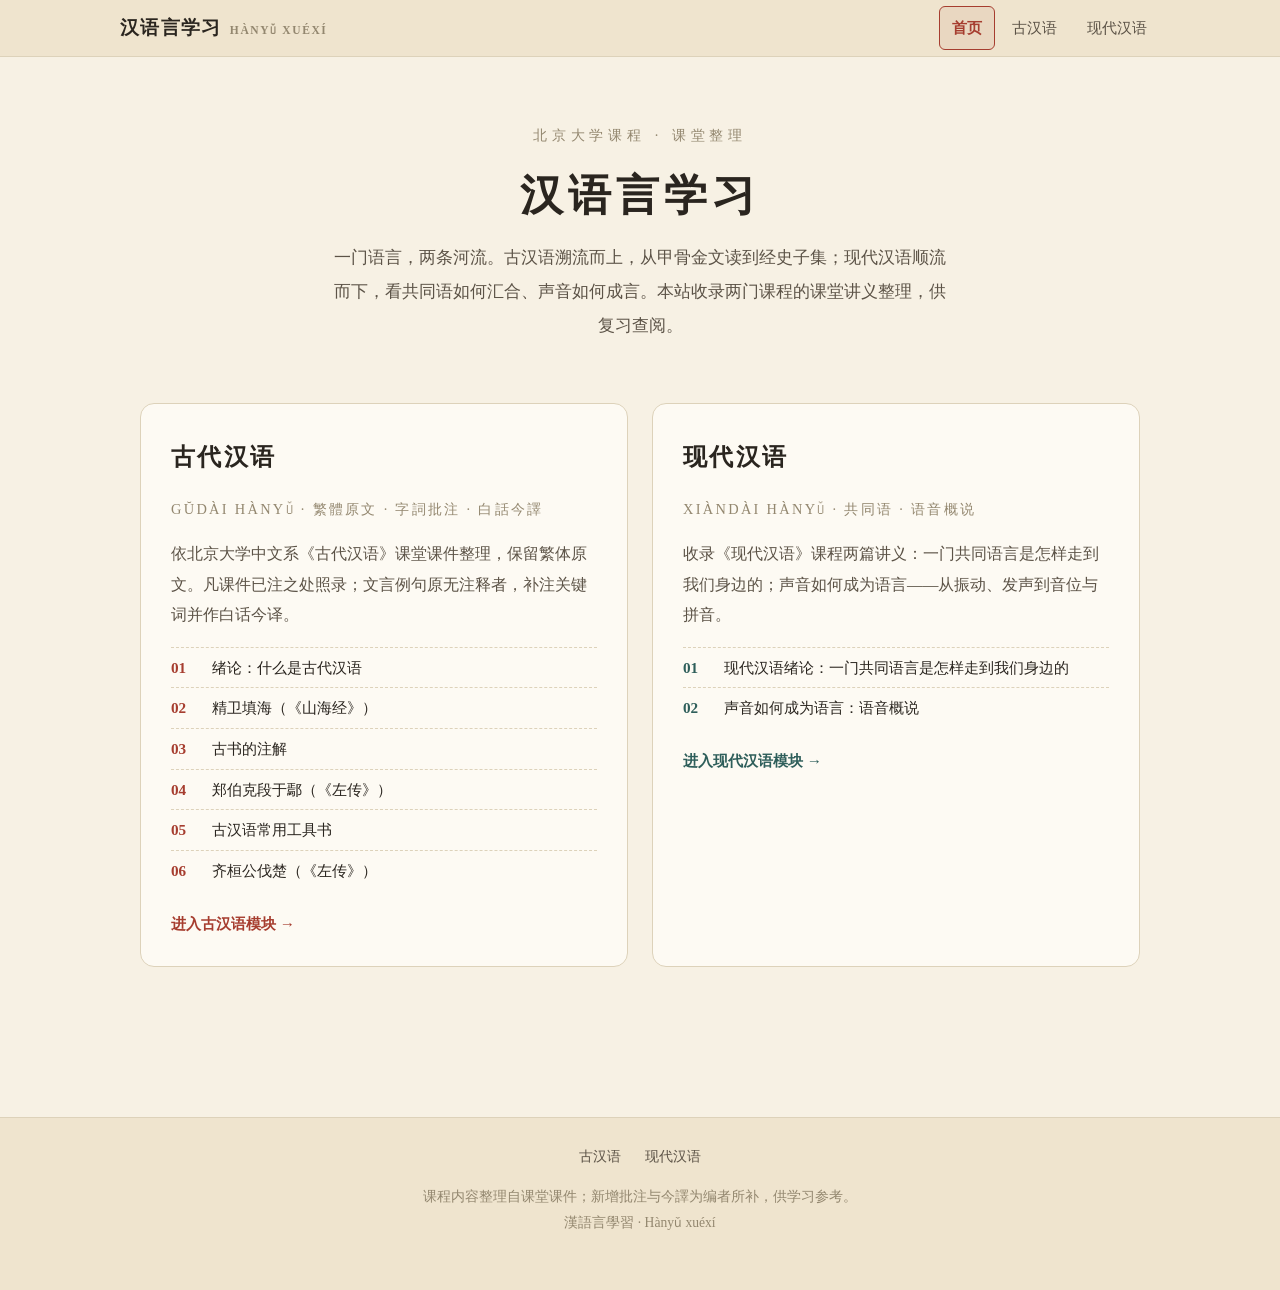
<file: index.html>
<!DOCTYPE html>
<html lang="zh-CN">
<head>
<meta charset="UTF-8">
<meta name="viewport" content="width=device-width, initial-scale=1">
<title>汉语言学习 · 古代汉语与现代汉语课程整理</title>
<link rel="icon" href="data:image/svg+xml,%3Csvg xmlns='http://www.w3.org/2000/svg' viewBox='0 0 64 64'%3E%3Crect width='64' height='64' rx='12' fill='%23f7f1e4'/%3E%3Ctext x='32' y='44' font-size='34' text-anchor='middle' fill='%23a63d2f' font-family='serif'%3E汉%3C/text%3E%3C/svg%3E">
<link rel="stylesheet" href="assets/style.css">
</head>
<body>

<header class="masthead">
  <div class="masthead-inner">
    <a class="brand" href="index.html">
      <span class="brand-cn">汉语言学习</span>
      <span class="brand-en">HÀNYǓ XUÉXÍ</span>
    </a>
    <nav>
      <a href="index.html" class="on">首页</a>
      <a href="gudai/01-绪论.html">古汉语</a>
      <a href="xiandai/01-现代汉语绪论.html">现代汉语</a>
    </nav>
  </div>
</header>

<section class="hero">
  <div class="hero-kicker">北京大学课程 · 课堂整理</div>
  <h1>汉语言学习</h1>
  <p class="hero-sub">一门语言，两条河流。古汉语溯流而上，从甲骨金文读到经史子集；现代汉语顺流而下，看共同语如何汇合、声音如何成言。本站收录两门课程的课堂讲义整理，供复习查阅。</p>
</section>

<main style="padding-top:0">
  <div class="modules">

    <a class="mod-card gd" href="gudai/01-绪论.html">
      <p class="mod-name">古代汉语</p>
      <p class="mod-sub">GŬDÀI HÀNYǓ · 繁體原文 · 字詞批注 · 白話今譯</p>
      <p class="mod-desc">依北京大学中文系《古代汉语》课堂课件整理，保留繁体原文。凡课件已注之处照录；文言例句原无注释者，补注关键词并作白话今译。</p>
      <ul class="mod-list">
        <li><span class="t">01</span>绪论：什么是古代汉语</li>
        <li><span class="t">02</span>精卫填海（《山海经》）</li>
        <li><span class="t">03</span>古书的注解</li>
        <li><span class="t">04</span>郑伯克段于鄢（《左传》）</li>
        <li><span class="t">05</span>古汉语常用工具书</li>
        <li><span class="t">06</span>齐桓公伐楚（《左传》）</li>
      </ul>
      <span class="go">进入古汉语模块 →</span>
    </a>

    <a class="mod-card xd" href="xiandai/01-现代汉语绪论.html">
      <p class="mod-name">现代汉语</p>
      <p class="mod-sub">XIÀNDÀI HÀNYǓ · 共同语 · 语音概说</p>
      <p class="mod-desc">收录《现代汉语》课程两篇讲义：一门共同语言是怎样走到我们身边的；声音如何成为语言——从振动、发声到音位与拼音。</p>
      <ul class="mod-list">
        <li><span class="t">01</span>现代汉语绪论：一门共同语言是怎样走到我们身边的</li>
        <li><span class="t">02</span>声音如何成为语言：语音概说</li>
      </ul>
      <span class="go">进入现代汉语模块 →</span>
    </a>

  </div>
</main>

<footer>
  <div class="footer-links">
    <a href="gudai/01-绪论.html">古汉语</a>
    <a href="xiandai/01-现代汉语绪论.html">现代汉语</a>
  </div>
  <p>课程内容整理自课堂课件；新增批注与今譯为编者所补，供学习参考。<br>漢語言學習 · Hànyǔ xuéxí</p>
</footer>

</body>
</html>
</file>
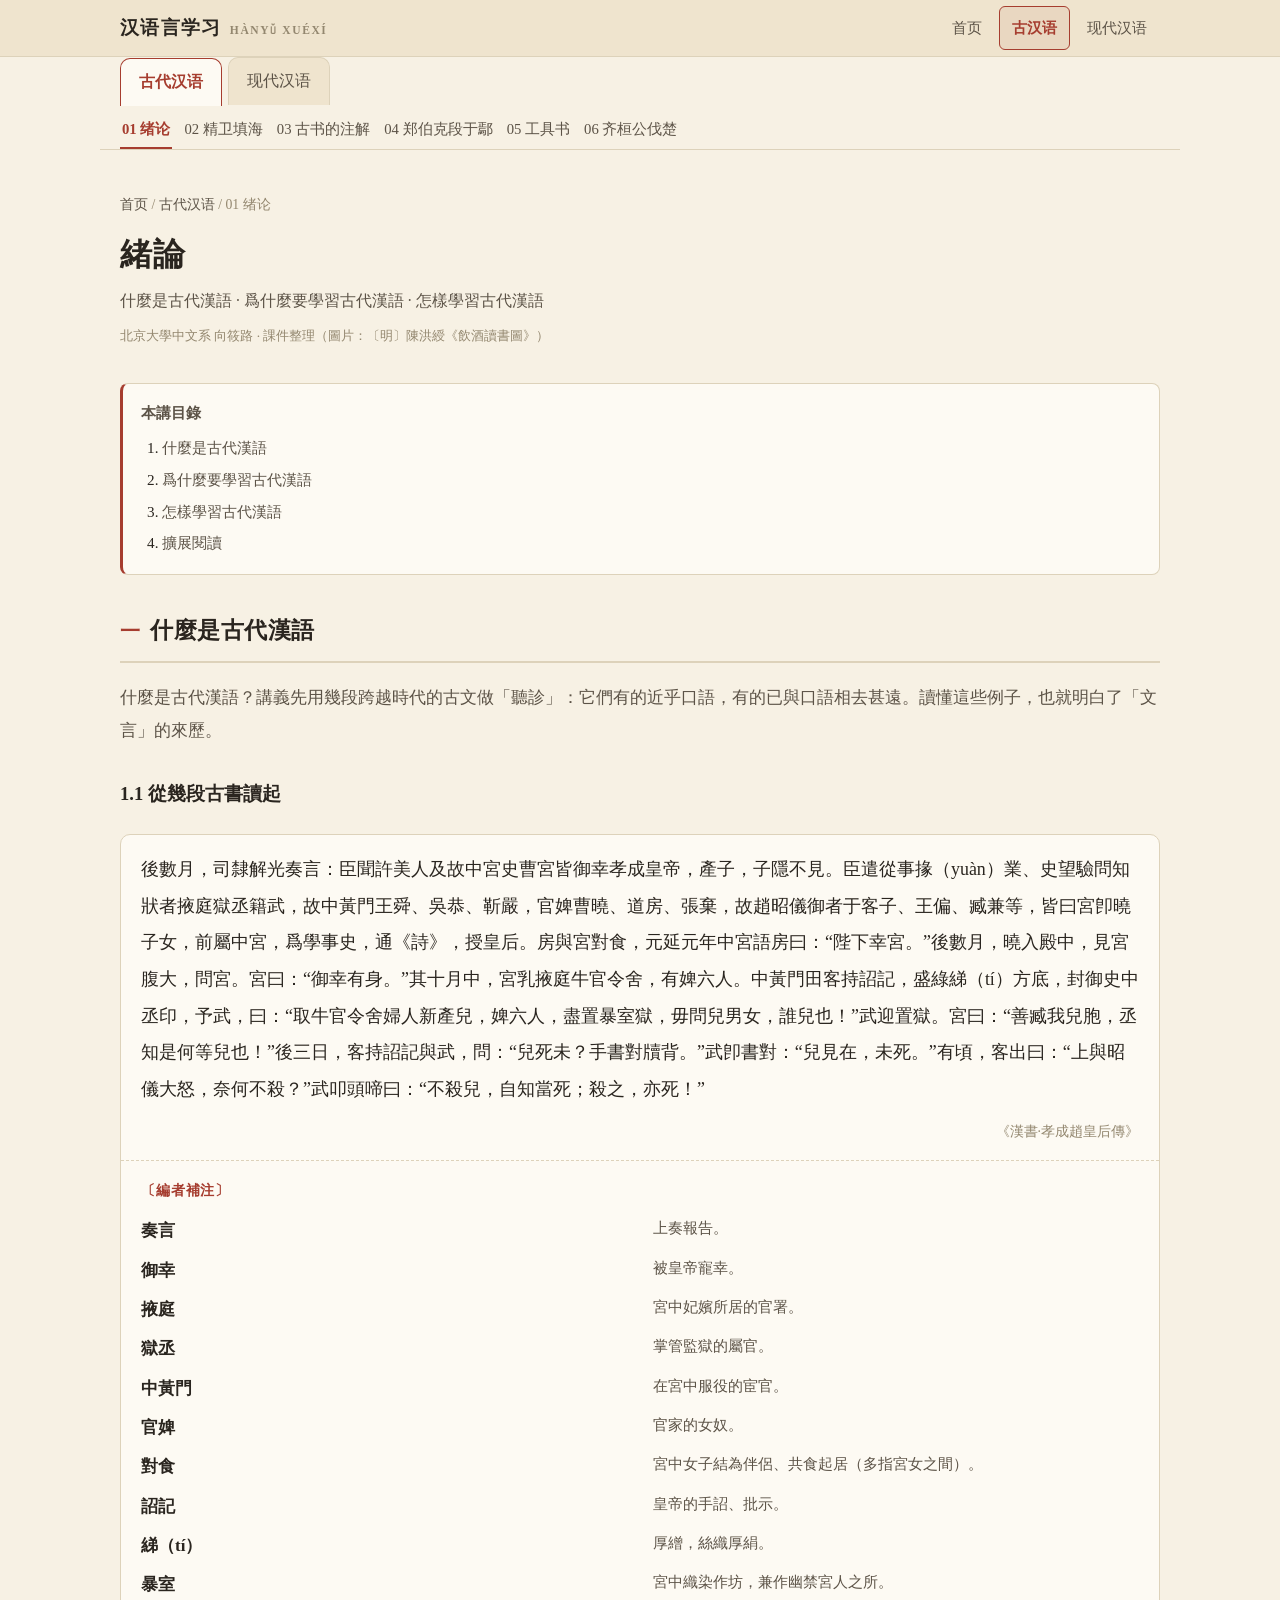
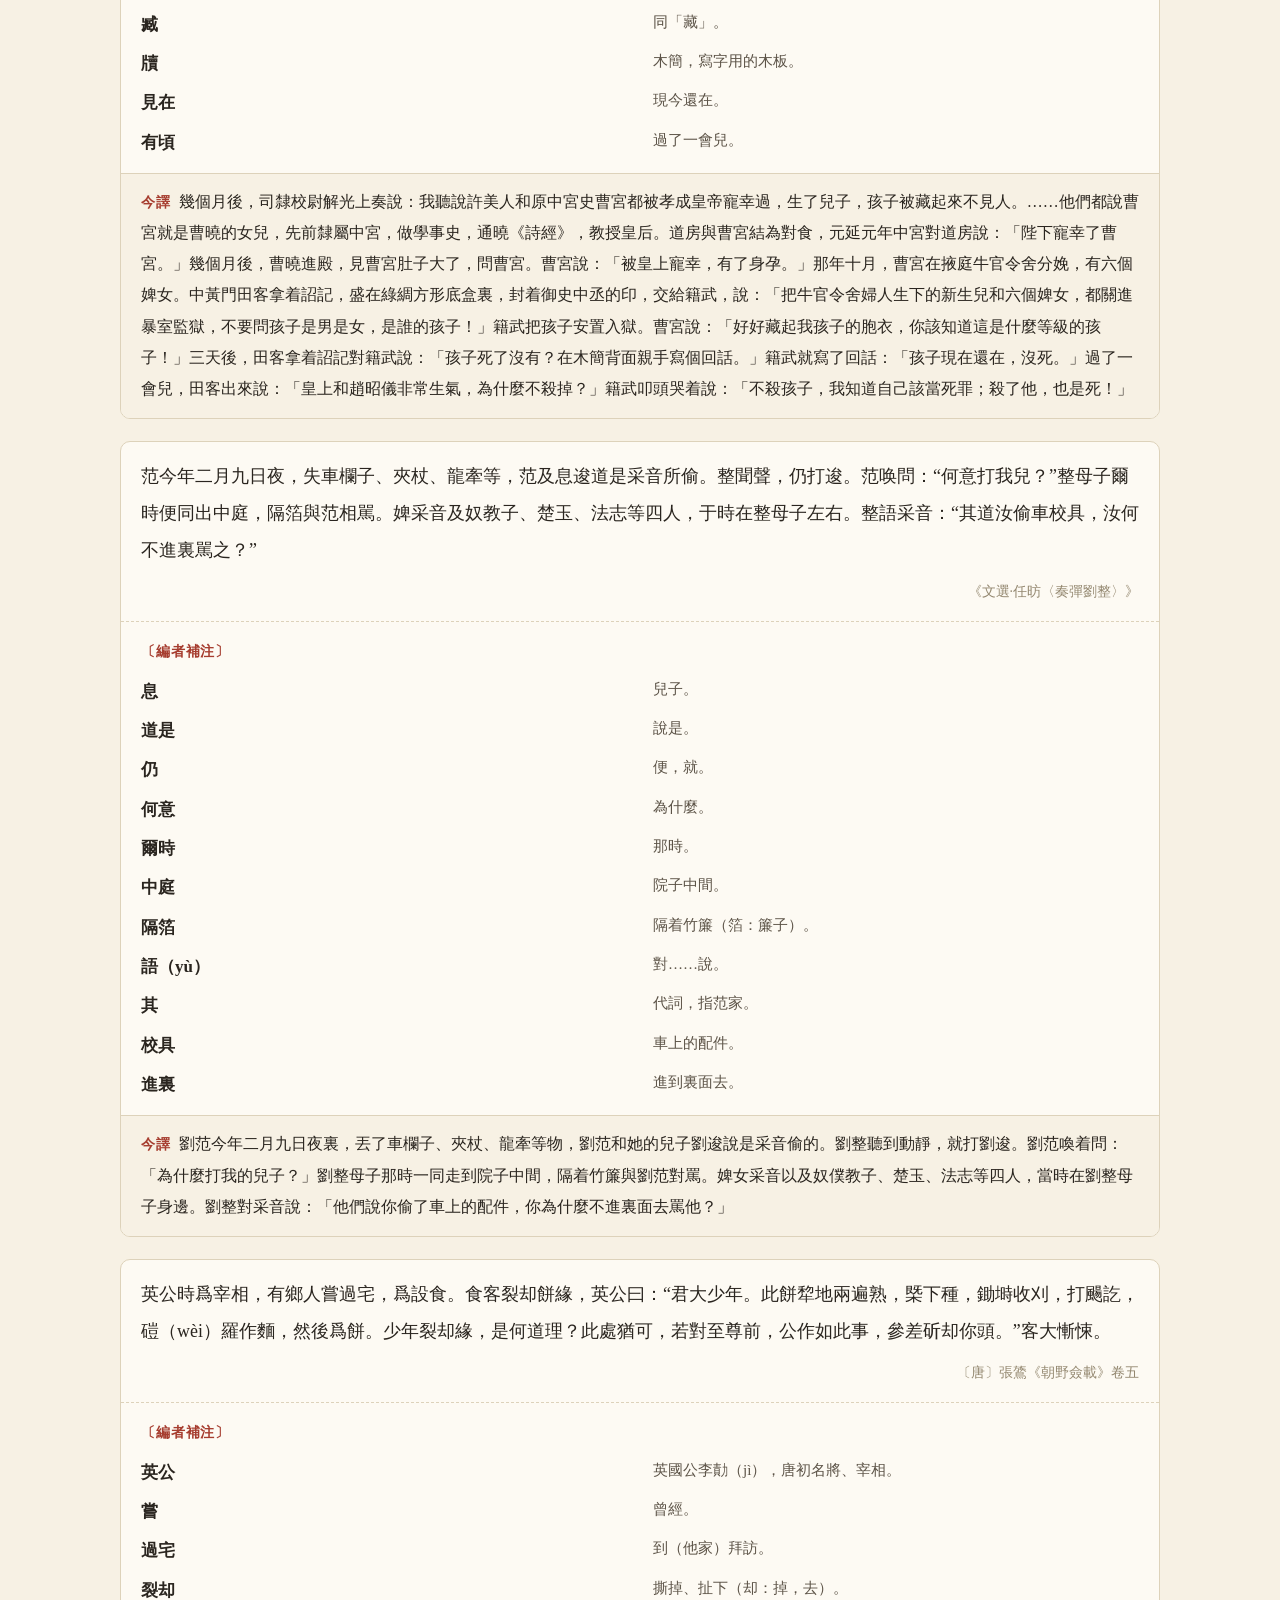
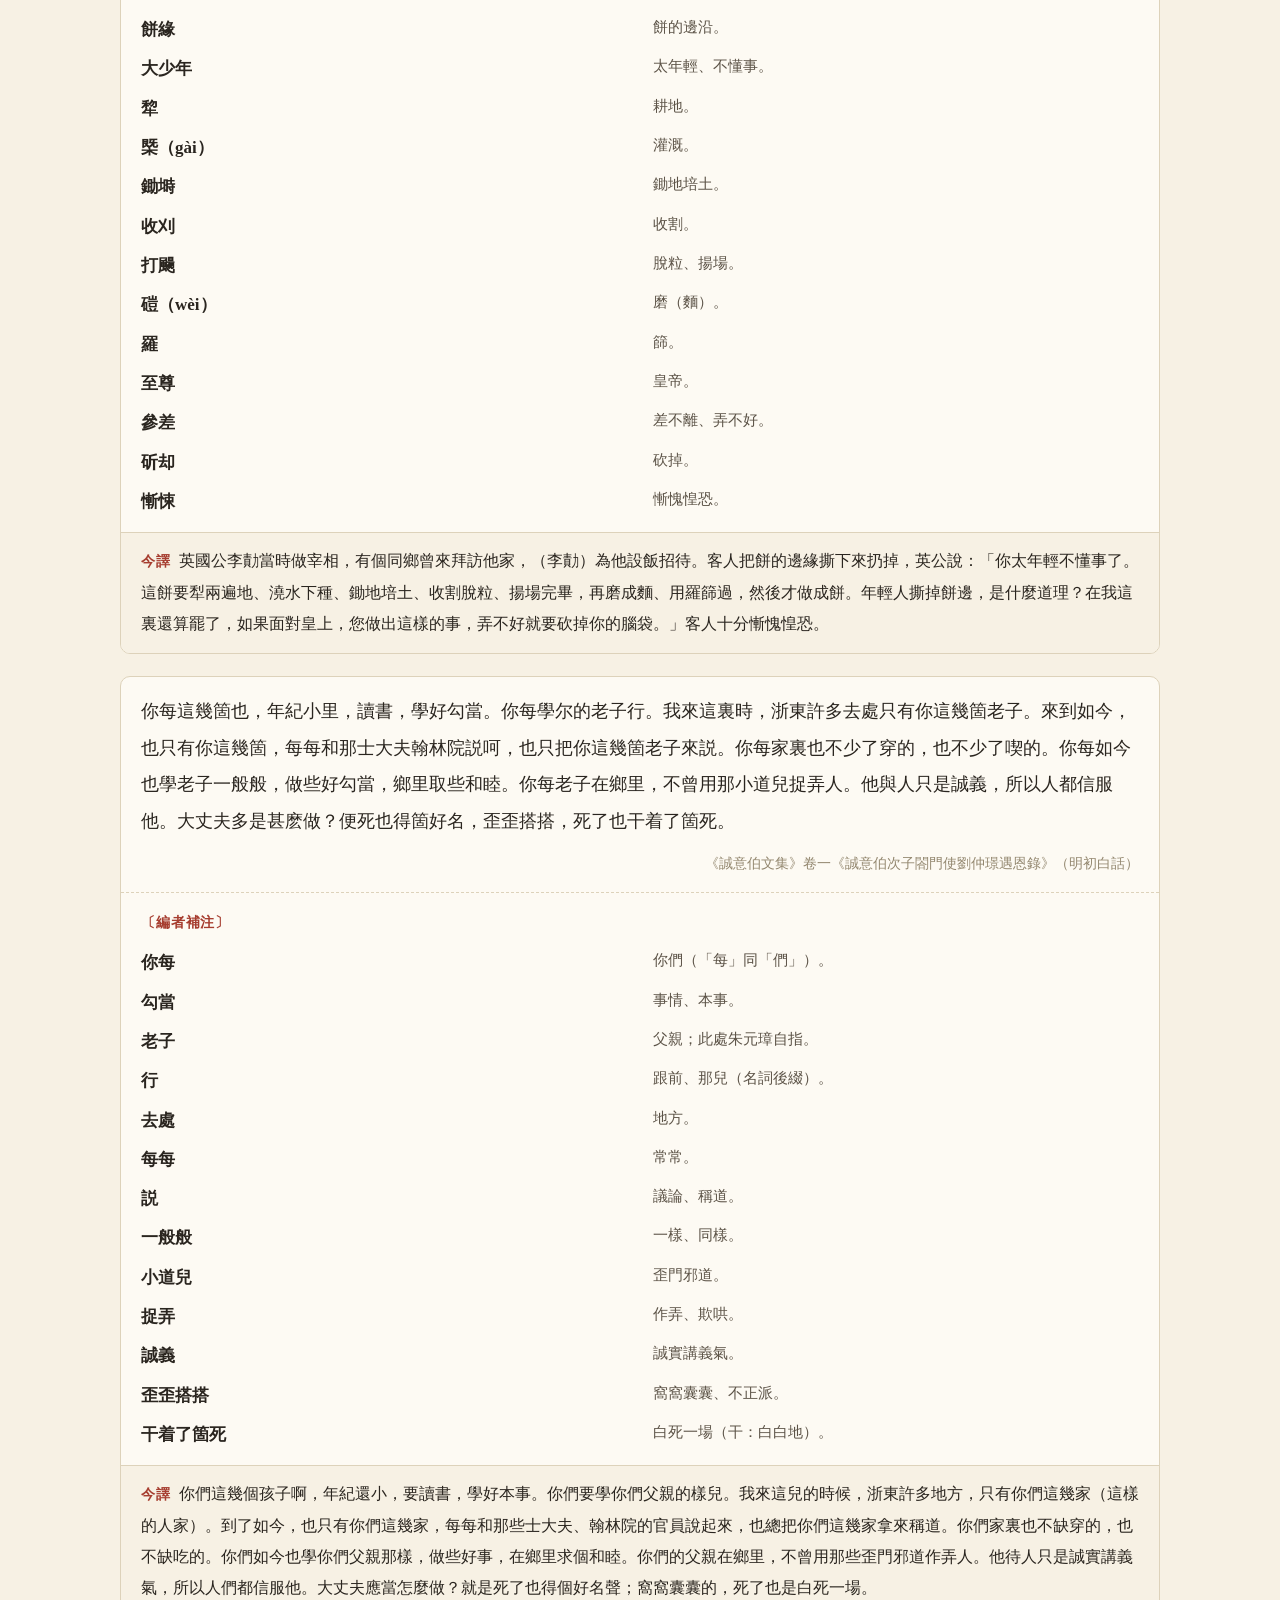
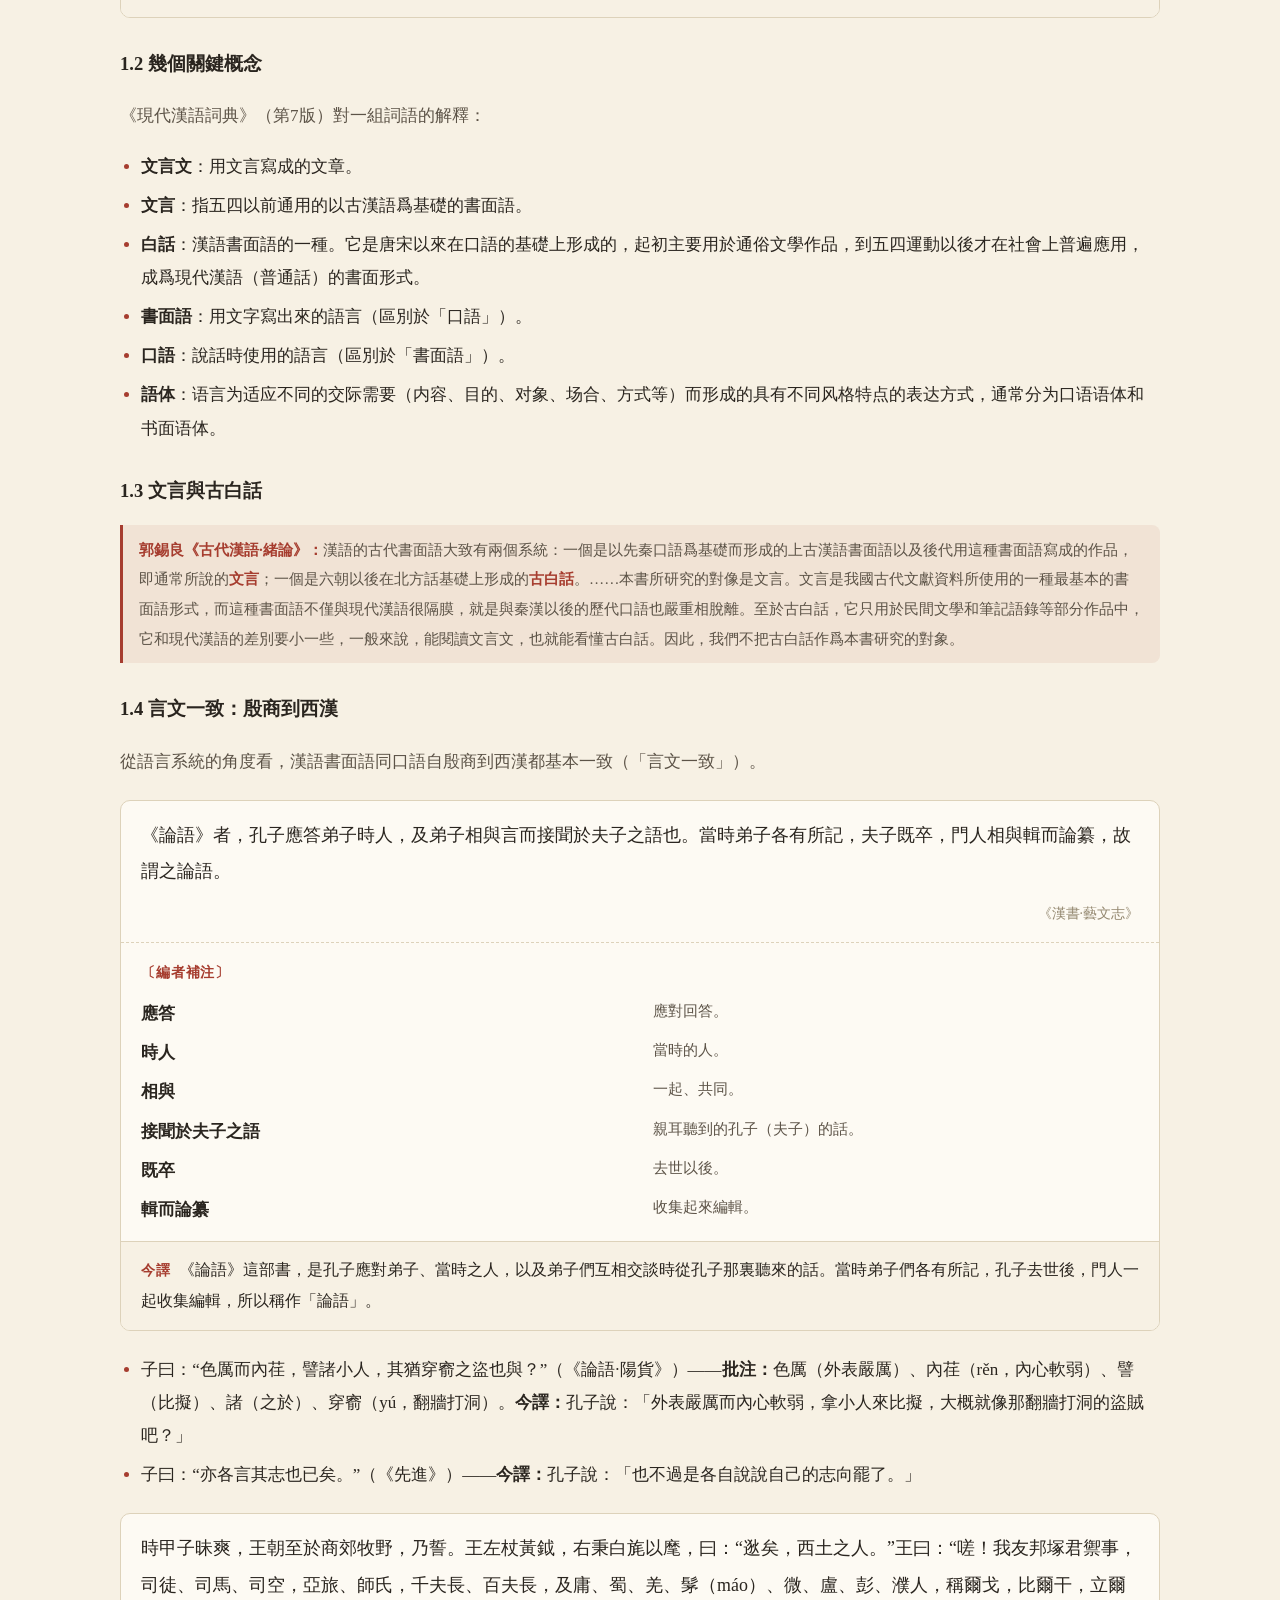
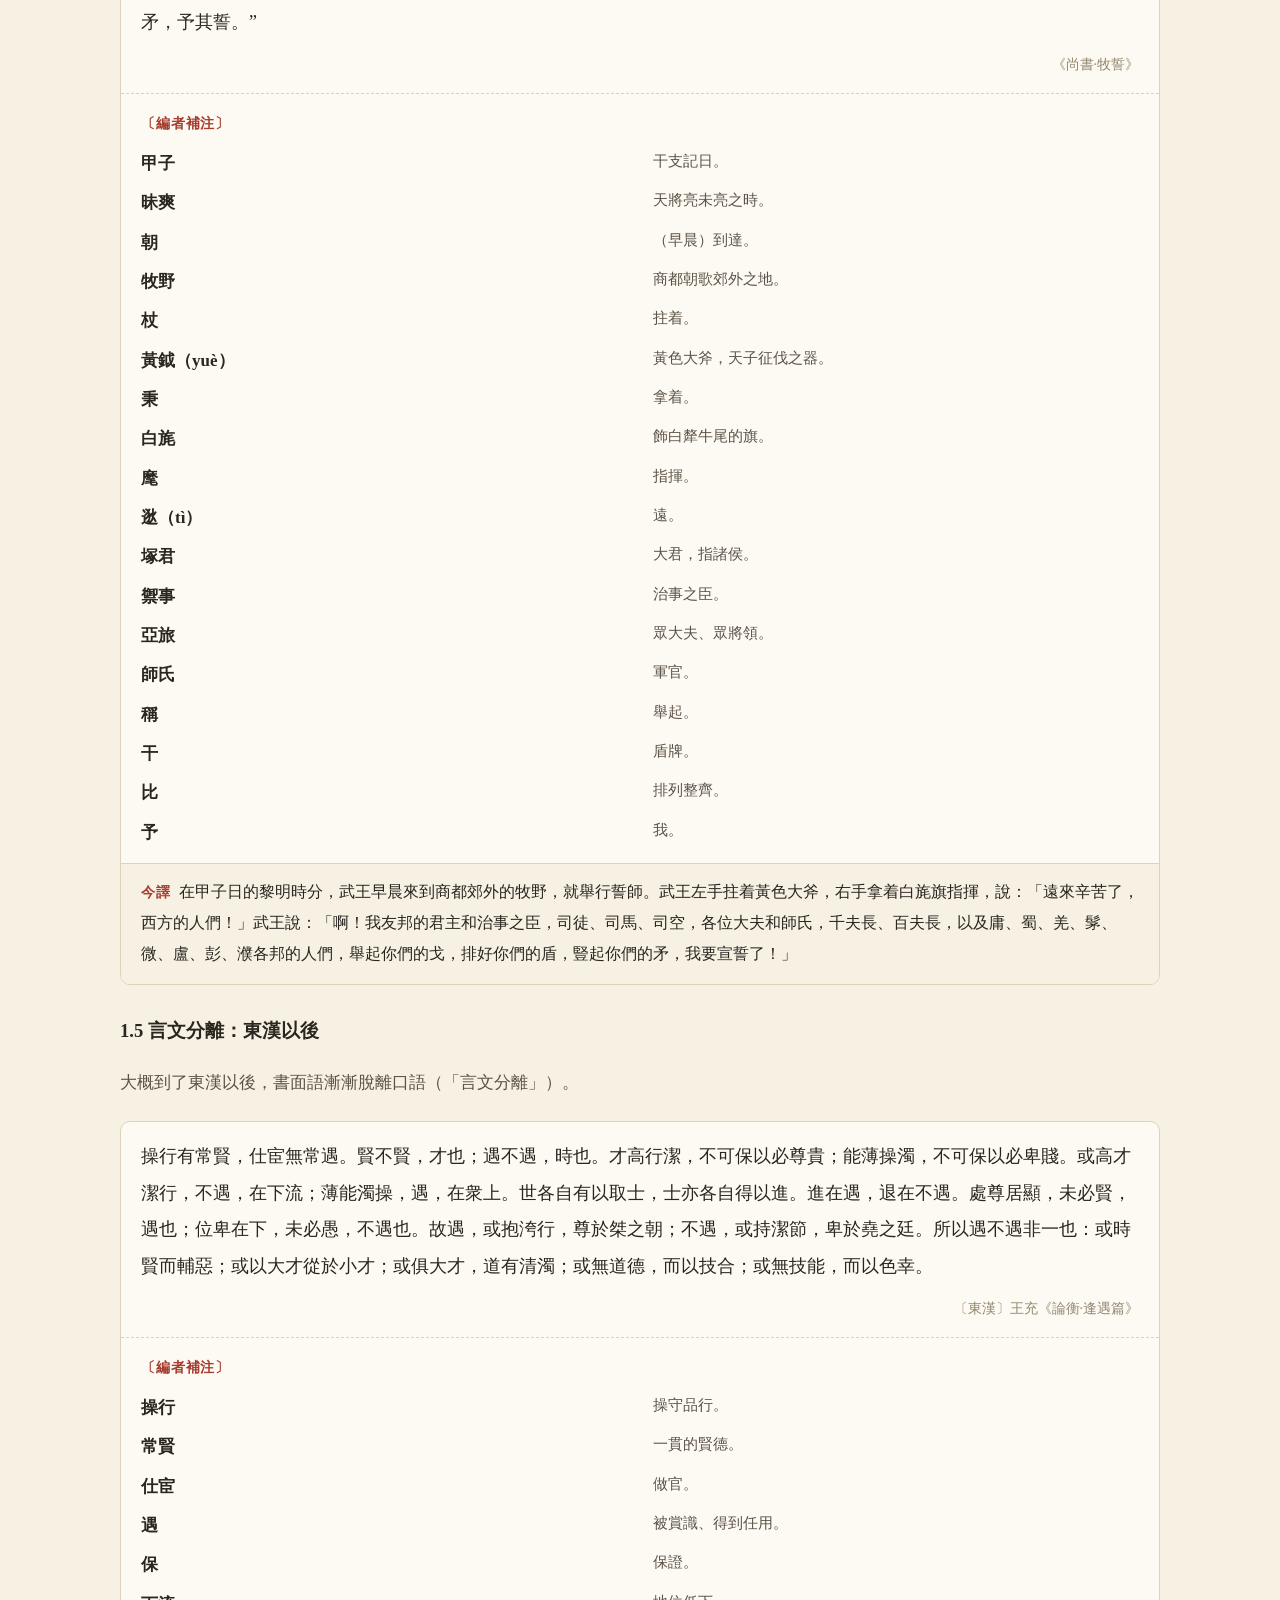
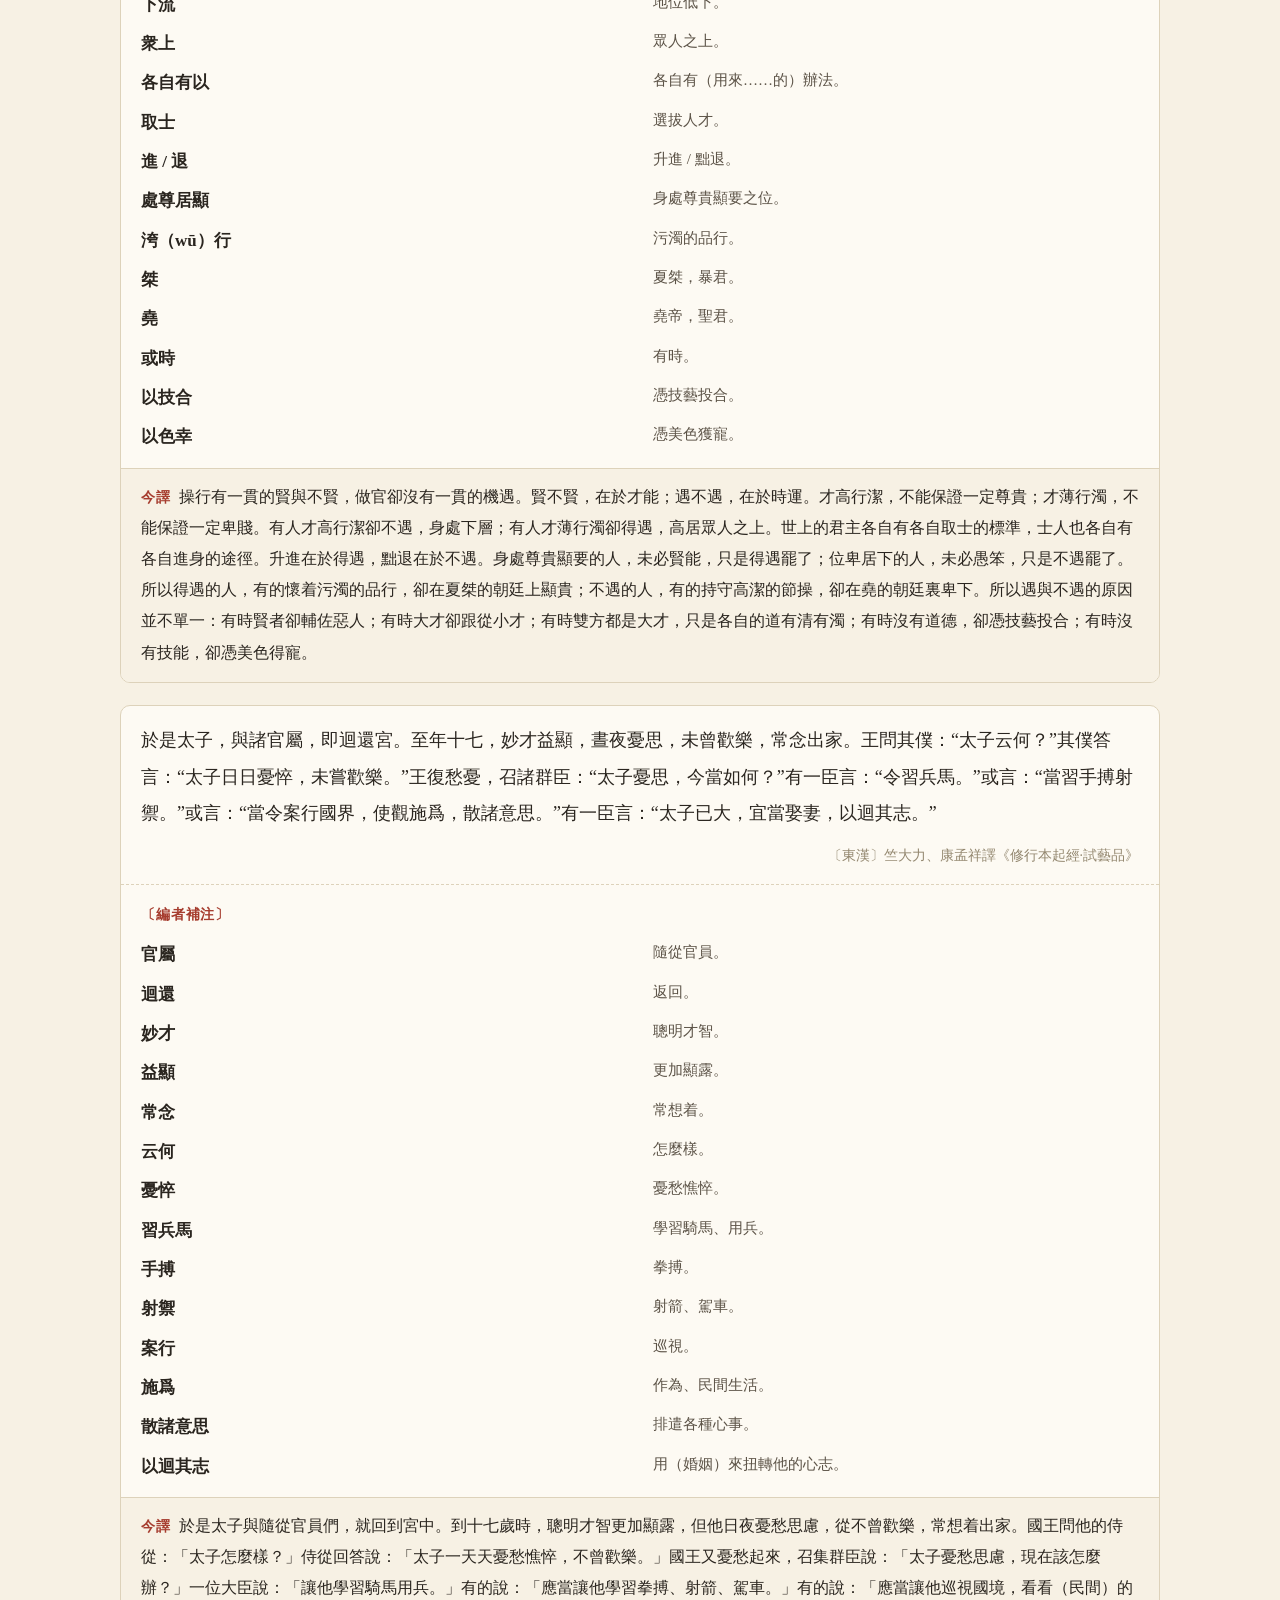
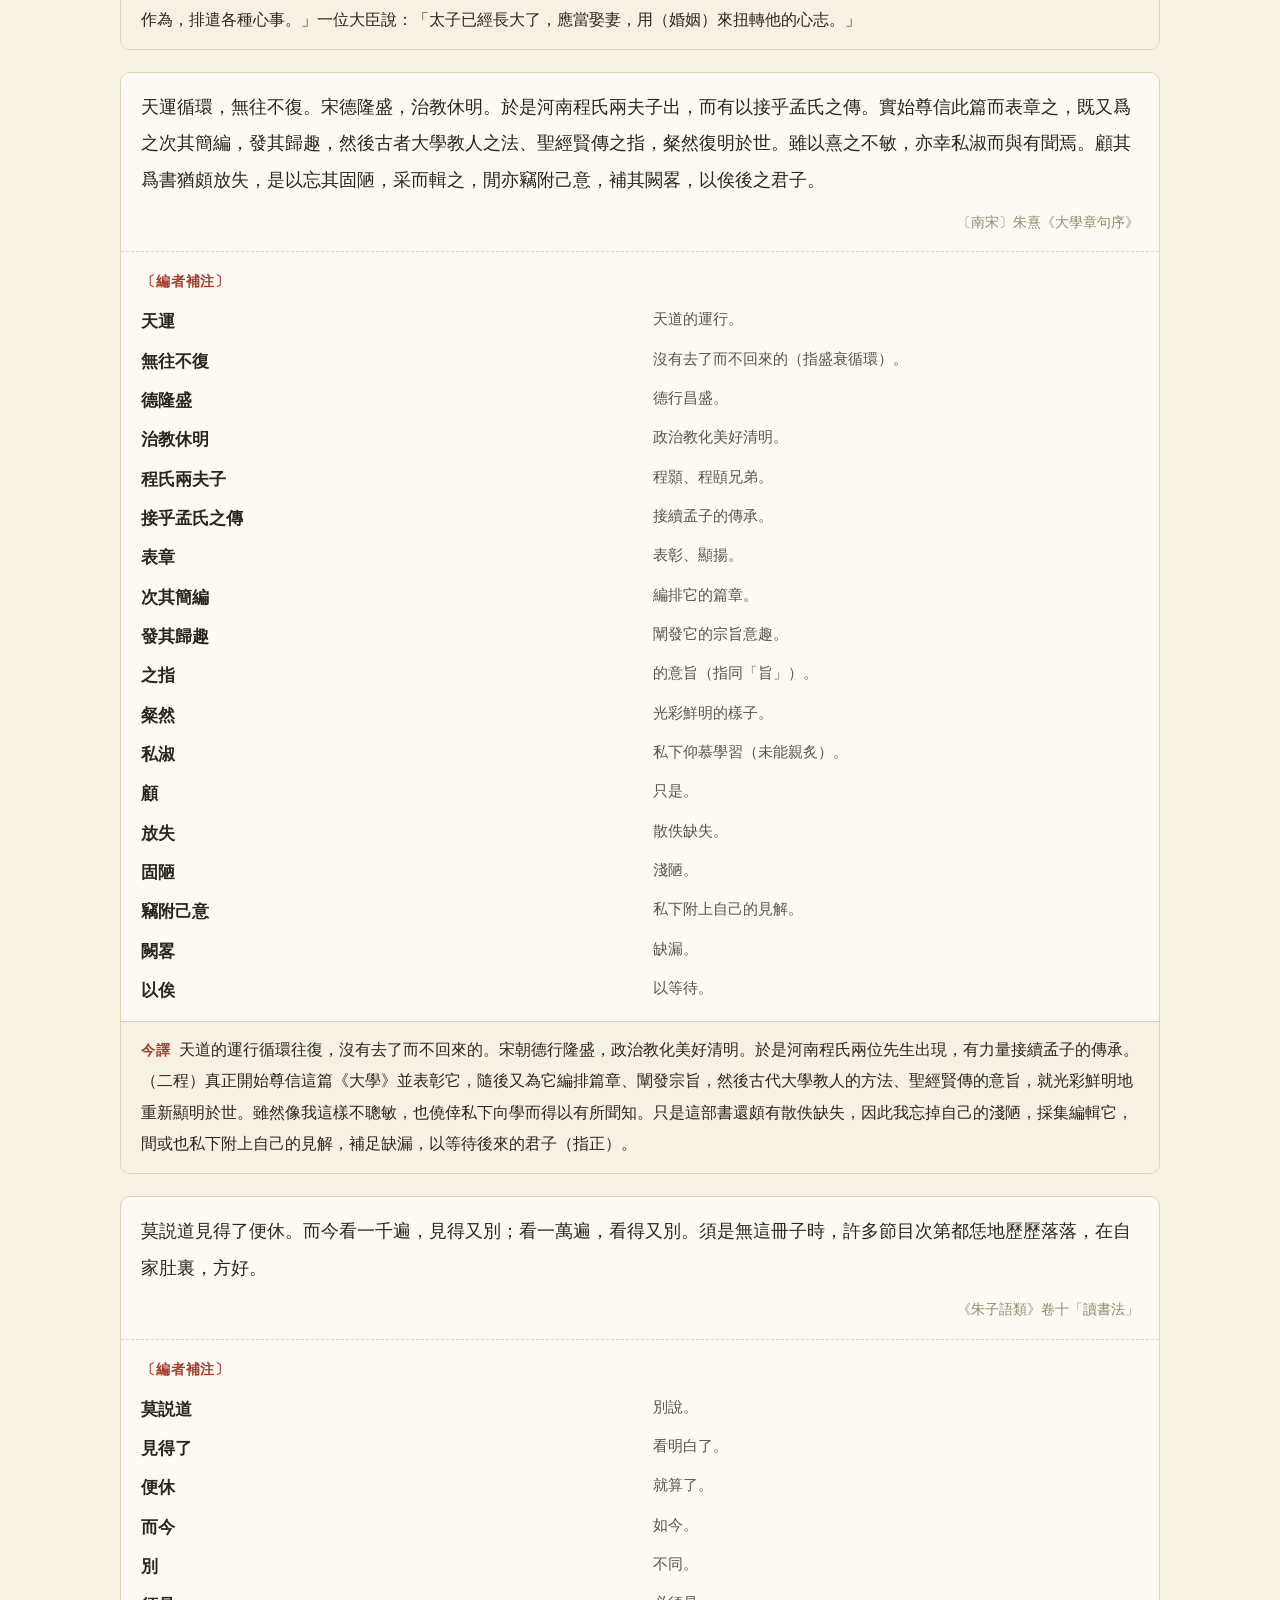
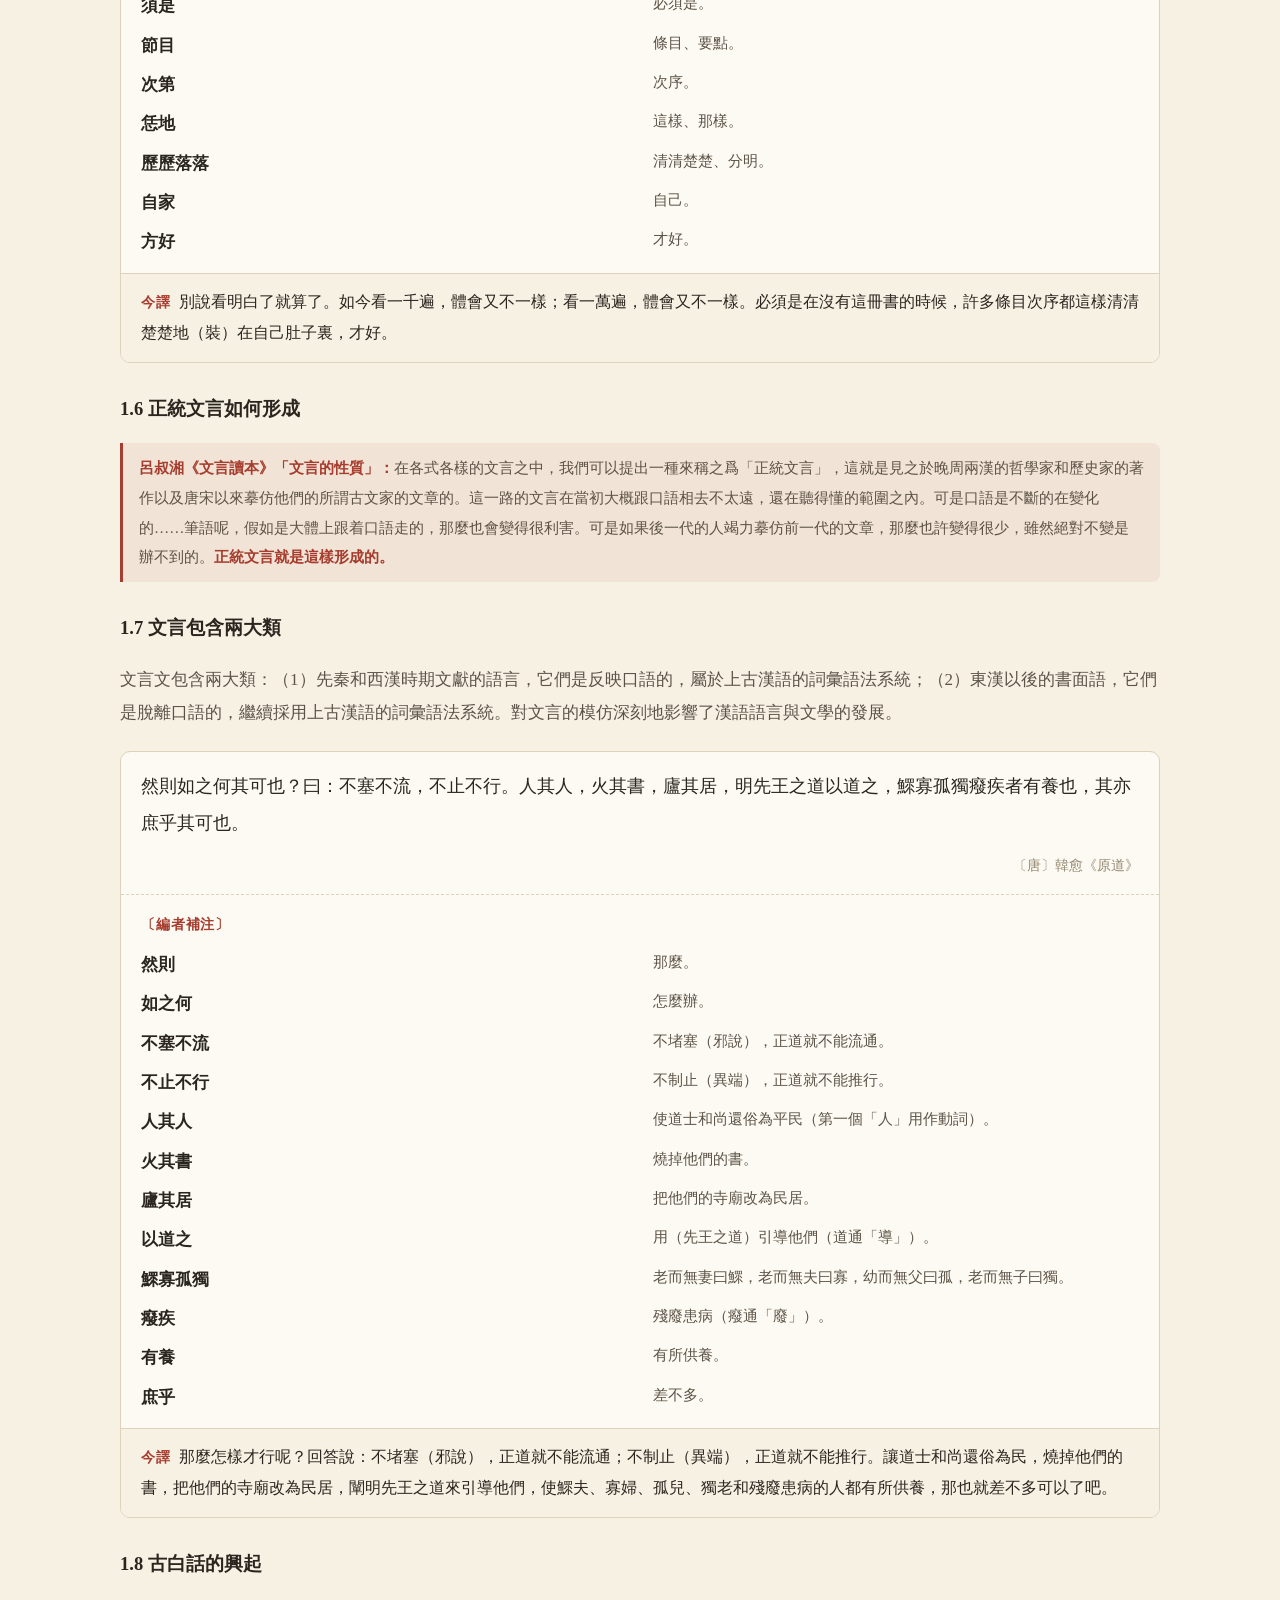
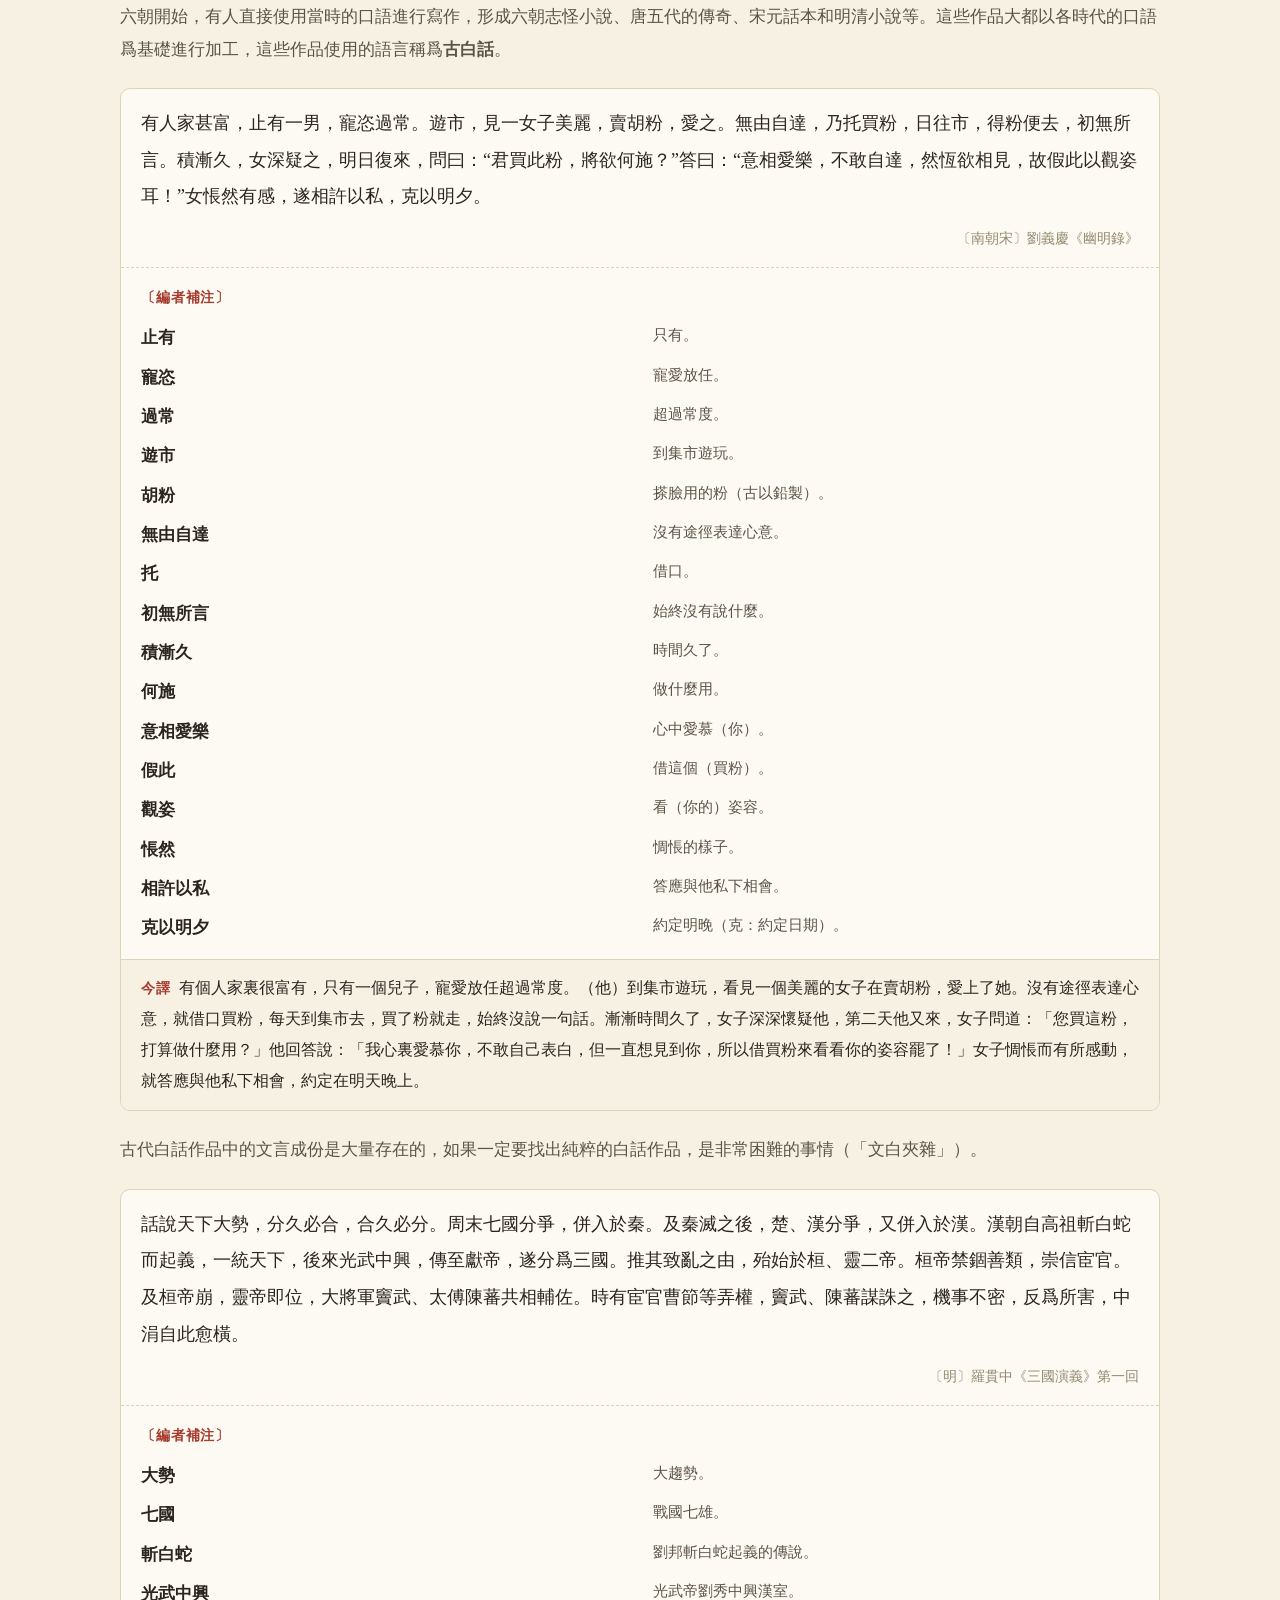
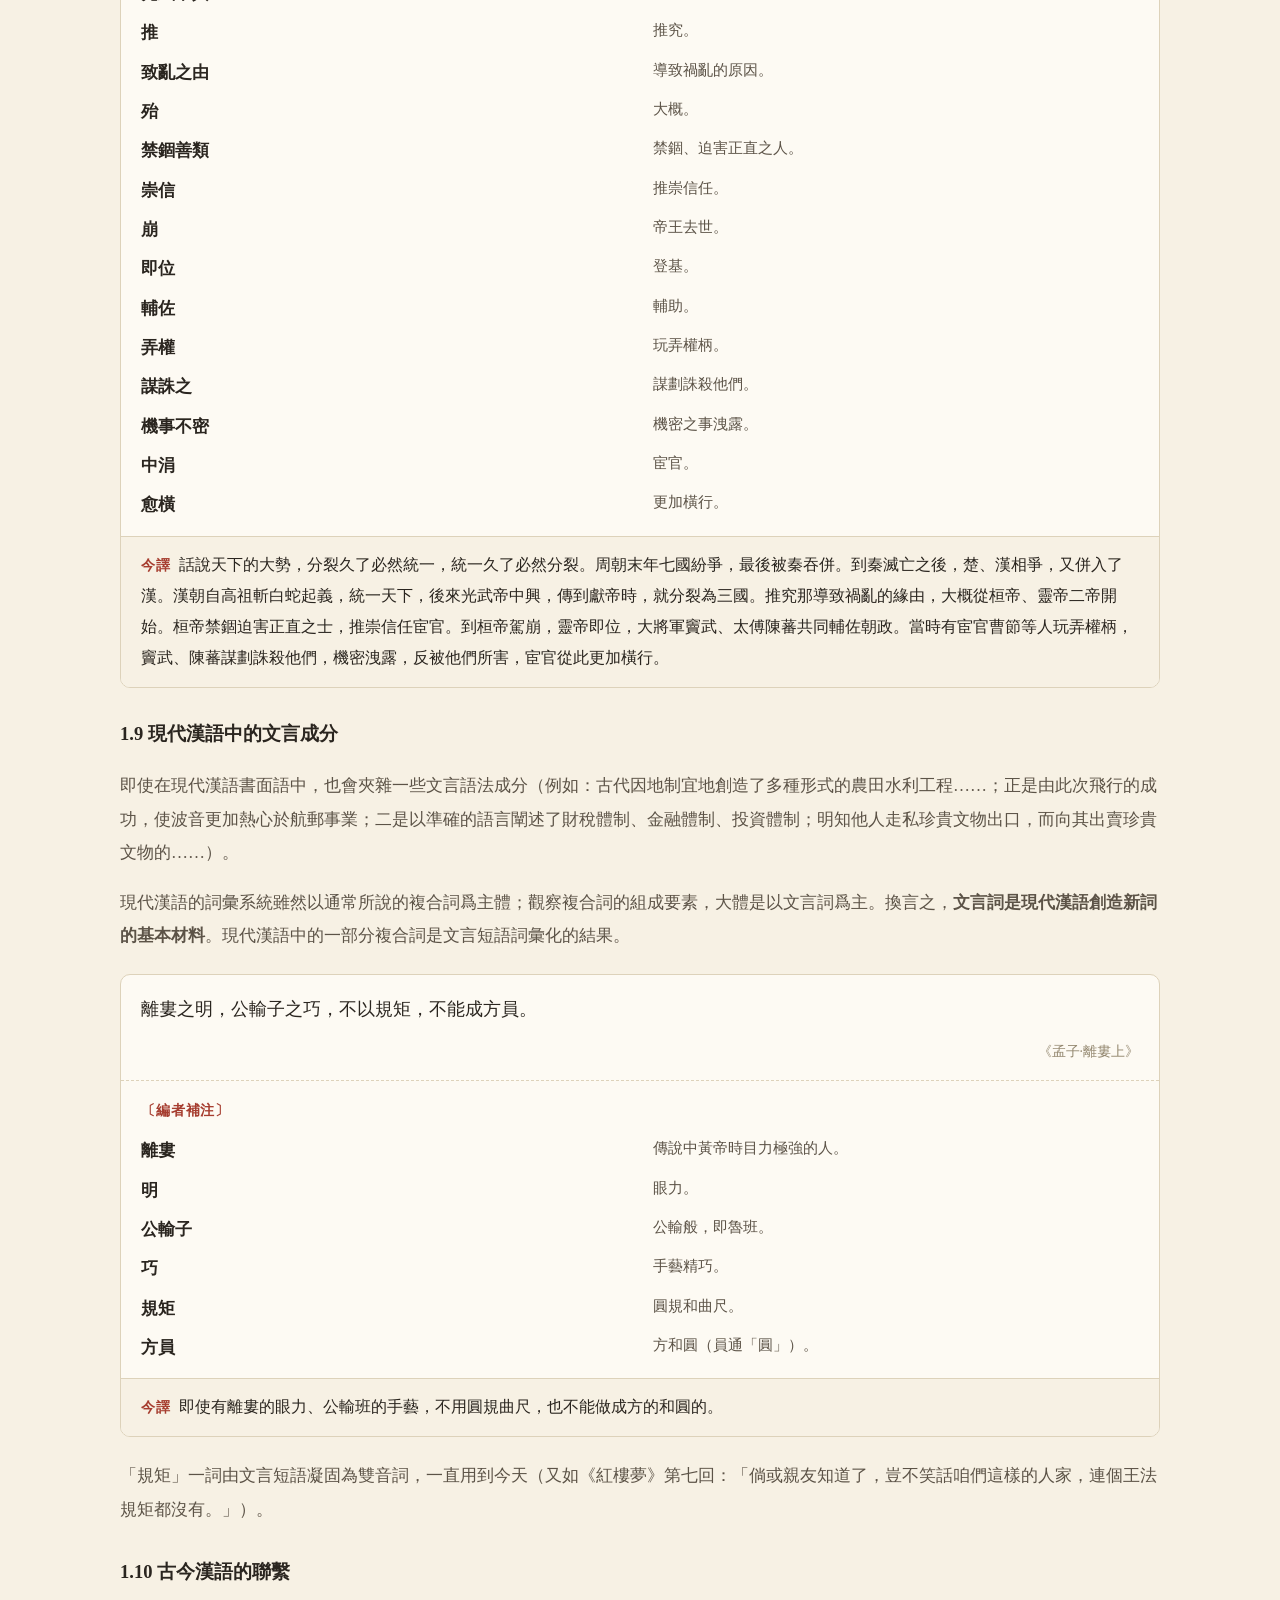
<file: gudai/01-绪论.html>
<!DOCTYPE html>
<html lang="zh-CN">
<head>
<meta charset="UTF-8">
<meta name="viewport" content="width=device-width, initial-scale=1">
<title>古代汉语 01 · 绪论 — 汉语言学习</title>
<link rel="icon" href="data:image/svg+xml,%3Csvg xmlns='http://www.w3.org/2000/svg' viewBox='0 0 64 64'%3E%3Crect width='64' height='64' rx='12' fill='%23f7f1e4'/%3E%3Ctext x='32' y='44' font-size='34' text-anchor='middle' fill='%23a63d2f' font-family='serif'%3E汉%3C/text%3E%3C/svg%3E">
<link rel="stylesheet" href="../assets/style.css">
</head>
<body class="m-gudai">

<header class="masthead">
  <div class="masthead-inner">
    <a class="brand" href="../index.html">
      <span class="brand-cn">汉语言学习</span>
      <span class="brand-en">HÀNYǓ XUÉXÍ</span>
    </a>
    <nav>
      <a href="../index.html">首页</a>
      <a href="01-绪论.html" class="on">古汉语</a>
      <a href="../xiandai/01-现代汉语绪论.html">现代汉语</a>
    </nav>
  </div>
</header>

<div class="module-switch" style="max-width:1080px;margin:0 auto;padding:0 20px">
  <a href="01-绪论.html" class="on">古代汉语</a>
  <a href="../xiandai/01-现代汉语绪论.html">现代汉语</a>
</div>

<nav class="lesson-nav">
  <a href="01-绪论.html" class="on">01 绪论</a>
  <a href="02-精卫填海.html">02 精卫填海</a>
  <a href="03-古书的注解.html">03 古书的注解</a>
  <a href="04-郑伯克段于鄢.html">04 郑伯克段于鄢</a>
  <a href="05-古汉语常用工具书.html">05 工具书</a>
  <a href="06-齐桓公伐楚.html">06 齐桓公伐楚</a>
</nav>

<main>
  <div class="page-head">
    <p class="crumb"><a href="../index.html">首页</a> / <a href="01-绪论.html">古代汉语</a> / 01 绪论</p>
    <h1>緒論</h1>
    <p class="subtitle">什麼是古代漢語 · 爲什麼要學習古代漢語 · 怎樣學習古代漢語</p>
    <p class="lesson-src">北京大學中文系 向筱路 · 課件整理（圖片：〔明〕陳洪綬《飲酒讀書圖》）</p>
  </div>

  <nav class="toc">
    <b>本講目錄</b>
    <ol>
      <li><a href="#s1">什麼是古代漢語</a></li>
      <li><a href="#s2">爲什麼要學習古代漢語</a></li>
      <li><a href="#s3">怎樣學習古代漢語</a></li>
      <li><a href="#s4">擴展閱讀</a></li>
    </ol>
  </nav>

  <section class="sec" id="s1">
    <h2><span class="no">一</span>什麼是古代漢語</h2>

    <p class="lead">什麼是古代漢語？講義先用幾段跨越時代的古文做「聽診」：它們有的近乎口語，有的已與口語相去甚遠。讀懂這些例子，也就明白了「文言」的來歷。</p>

    <h3>1.1 從幾段古書讀起</h3>

    <figure class="passage">
      <div class="yuanwen">後數月，司隸解光奏言：臣聞許美人及故中宮史曹宮皆御幸孝成皇帝，產子，子隱不見。臣遣從事掾（yuàn）業、史望驗問知狀者掖庭獄丞籍武，故中黃門王舜、吳恭、靳嚴，官婢曹曉、道房、張棄，故趙昭儀御者于客子、王偏、臧兼等，皆曰宮卽曉子女，前屬中宮，爲學事史，通《詩》，授皇后。房與宮對食，元延元年中宮語房曰：“陛下幸宮。”後數月，曉入殿中，見宮腹大，問宮。宮曰：“御幸有身。”其十月中，宮乳掖庭牛官令舍，有婢六人。中黃門田客持詔記，盛綠綈（tí）方底，封御史中丞印，予武，曰：“取牛官令舍婦人新產兒，婢六人，盡置暴室獄，毋問兒男女，誰兒也！”武迎置獄。宮曰：“善臧我兒胞，丞知是何等兒也！”後三日，客持詔記與武，問：“兒死未？手書對牘背。”武卽書對：“兒見在，未死。”有頃，客出曰：“上與昭儀大怒，奈何不殺？”武叩頭啼曰：“不殺兒，自知當死；殺之，亦死！”
        <span class="src">《漢書·孝成趙皇后傳》</span>
      </div>
      <div class="zhushi">
        <b>〔編者補注〕</b>
        <dl>
          <dt>奏言<dd>上奏報告。
          <dt>御幸<dd>被皇帝寵幸。
          <dt>掖庭<dd>宮中妃嬪所居的官署。
          <dt>獄丞<dd>掌管監獄的屬官。
          <dt>中黃門<dd>在宮中服役的宦官。
          <dt>官婢<dd>官家的女奴。
          <dt>對食<dd>宮中女子結為伴侶、共食起居（多指宮女之間）。
          <dt>詔記<dd>皇帝的手詔、批示。
          <dt>綈（tí）<dd>厚繒，絲織厚絹。
          <dt>暴室<dd>宮中織染作坊，兼作幽禁宮人之所。
          <dt>臧<dd>同「藏」。
          <dt>牘<dd>木簡，寫字用的木板。
          <dt>見在<dd>現今還在。
          <dt>有頃<dd>過了一會兒。
        </dl>
      </div>
      <div class="yiyi"><b>今譯</b>幾個月後，司隸校尉解光上奏說：我聽說許美人和原中宮史曹宮都被孝成皇帝寵幸過，生了兒子，孩子被藏起來不見人。……他們都說曹宮就是曹曉的女兒，先前隸屬中宮，做學事史，通曉《詩經》，教授皇后。道房與曹宮結為對食，元延元年中宮對道房說：「陛下寵幸了曹宮。」幾個月後，曹曉進殿，見曹宮肚子大了，問曹宮。曹宮說：「被皇上寵幸，有了身孕。」那年十月，曹宮在掖庭牛官令舍分娩，有六個婢女。中黃門田客拿着詔記，盛在綠綢方形底盒裏，封着御史中丞的印，交給籍武，說：「把牛官令舍婦人生下的新生兒和六個婢女，都關進暴室監獄，不要問孩子是男是女，是誰的孩子！」籍武把孩子安置入獄。曹宮說：「好好藏起我孩子的胞衣，你該知道這是什麼等級的孩子！」三天後，田客拿着詔記對籍武說：「孩子死了沒有？在木簡背面親手寫個回話。」籍武就寫了回話：「孩子現在還在，沒死。」過了一會兒，田客出來說：「皇上和趙昭儀非常生氣，為什麼不殺掉？」籍武叩頭哭着說：「不殺孩子，我知道自己該當死罪；殺了他，也是死！」</div>
    </figure>

    <figure class="passage">
      <div class="yuanwen">范今年二月九日夜，失車欄子、夾杖、龍牽等，范及息逡道是采音所偷。整聞聲，仍打逡。范唤問：“何意打我兒？”整母子爾時便同出中庭，隔箔與范相駡。婢采音及奴教子、楚玉、法志等四人，于時在整母子左右。整語采音：“其道汝偷車校具，汝何不進裏駡之？”
        <span class="src">《文選·任昉〈奏彈劉整〉》</span>
      </div>
      <div class="zhushi">
        <b>〔編者補注〕</b>
        <dl>
          <dt>息<dd>兒子。
          <dt>道是<dd>說是。
          <dt>仍<dd>便，就。
          <dt>何意<dd>為什麼。
          <dt>爾時<dd>那時。
          <dt>中庭<dd>院子中間。
          <dt>隔箔<dd>隔着竹簾（箔：簾子）。
          <dt>語（yù）<dd>對……說。
          <dt>其<dd>代詞，指范家。
          <dt>校具<dd>車上的配件。
          <dt>進裏<dd>進到裏面去。
        </dl>
      </div>
      <div class="yiyi"><b>今譯</b>劉范今年二月九日夜裏，丟了車欄子、夾杖、龍牽等物，劉范和她的兒子劉逡說是采音偷的。劉整聽到動靜，就打劉逡。劉范喚着問：「為什麼打我的兒子？」劉整母子那時一同走到院子中間，隔着竹簾與劉范對罵。婢女采音以及奴僕教子、楚玉、法志等四人，當時在劉整母子身邊。劉整對采音說：「他們說你偷了車上的配件，你為什麼不進裏面去罵他？」</div>
    </figure>

    <figure class="passage">
      <div class="yuanwen">英公時爲宰相，有鄉人嘗過宅，爲設食。食客裂却餅緣，英公曰：“君大少年。此餅犂地兩遍熟，槩下種，鋤塒收刈，打颺訖，磑（wèi）羅作麵，然後爲餅。少年裂却緣，是何道理？此處猶可，若對至尊前，公作如此事，參差斫却你頭。”客大慚悚。
        <span class="src">〔唐〕張鷟《朝野僉載》卷五</span>
      </div>
      <div class="zhushi">
        <b>〔編者補注〕</b>
        <dl>
          <dt>英公<dd>英國公李勣（jì），唐初名將、宰相。
          <dt>嘗<dd>曾經。
          <dt>過宅<dd>到（他家）拜訪。
          <dt>裂却<dd>撕掉、扯下（却：掉，去）。
          <dt>餅緣<dd>餅的邊沿。
          <dt>大少年<dd>太年輕、不懂事。
          <dt>犂<dd>耕地。
          <dt>槩（gài）<dd>灌溉。
          <dt>鋤塒<dd>鋤地培土。
          <dt>收刈<dd>收割。
          <dt>打颺<dd>脫粒、揚場。
          <dt>磑（wèi）<dd>磨（麵）。
          <dt>羅<dd>篩。
          <dt>至尊<dd>皇帝。
          <dt>參差<dd>差不離、弄不好。
          <dt>斫却<dd>砍掉。
          <dt>慚悚<dd>慚愧惶恐。
        </dl>
      </div>
      <div class="yiyi"><b>今譯</b>英國公李勣當時做宰相，有個同鄉曾來拜訪他家，（李勣）為他設飯招待。客人把餅的邊緣撕下來扔掉，英公說：「你太年輕不懂事了。這餅要犁兩遍地、澆水下種、鋤地培土、收割脫粒、揚場完畢，再磨成麵、用羅篩過，然後才做成餅。年輕人撕掉餅邊，是什麼道理？在我這裏還算罷了，如果面對皇上，您做出這樣的事，弄不好就要砍掉你的腦袋。」客人十分慚愧惶恐。</div>
    </figure>

    <figure class="passage">
      <div class="yuanwen">你每這幾箇也，年紀小里，讀書，學好勾當。你每學尔的老子行。我來這裏時，浙東許多去處只有你這幾箇老子。來到如今，也只有你這幾箇，每每和那士大夫翰林院説呵，也只把你這幾箇老子來説。你每家裏也不少了穿的，也不少了喫的。你每如今也學老子一般般，做些好勾當，鄉里取些和睦。你每老子在鄉里，不曾用那小道兒捉弄人。他與人只是誠義，所以人都信服他。大丈夫多是甚麽做？便死也得箇好名，歪歪搭搭，死了也干着了箇死。
        <span class="src">《誠意伯文集》卷一《誠意伯次子閤門使劉仲璟遇恩錄》（明初白話）</span>
      </div>
      <div class="zhushi">
        <b>〔編者補注〕</b>
        <dl>
          <dt>你每<dd>你們（「每」同「們」）。
          <dt>勾當<dd>事情、本事。
          <dt>老子<dd>父親；此處朱元璋自指。
          <dt>行<dd>跟前、那兒（名詞後綴）。
          <dt>去處<dd>地方。
          <dt>每每<dd>常常。
          <dt>説<dd>議論、稱道。
          <dt>一般般<dd>一樣、同樣。
          <dt>小道兒<dd>歪門邪道。
          <dt>捉弄<dd>作弄、欺哄。
          <dt>誠義<dd>誠實講義氣。
          <dt>歪歪搭搭<dd>窩窩囊囊、不正派。
          <dt>干着了箇死<dd>白死一場（干：白白地）。
        </dl>
      </div>
      <div class="yiyi"><b>今譯</b>你們這幾個孩子啊，年紀還小，要讀書，學好本事。你們要學你們父親的樣兒。我來這兒的時候，浙東許多地方，只有你們這幾家（這樣的人家）。到了如今，也只有你們這幾家，每每和那些士大夫、翰林院的官員說起來，也總把你們這幾家拿來稱道。你們家裏也不缺穿的，也不缺吃的。你們如今也學你們父親那樣，做些好事，在鄉里求個和睦。你們的父親在鄉里，不曾用那些歪門邪道作弄人。他待人只是誠實講義氣，所以人們都信服他。大丈夫應當怎麼做？就是死了也得個好名聲；窩窩囊囊的，死了也是白死一場。</div>
    </figure>

    <h3>1.2 幾個關鍵概念</h3>
    <p class="lead">《現代漢語詞典》（第7版）對一組詞語的解釋：</p>
    <ul class="points">
      <li><b>文言文</b>：用文言寫成的文章。</li>
      <li><b>文言</b>：指五四以前通用的以古漢語爲基礎的書面語。</li>
      <li><b>白話</b>：漢語書面語的一種。它是唐宋以來在口語的基礎上形成的，起初主要用於通俗文學作品，到五四運動以後才在社會上普遍應用，成爲現代漢語（普通話）的書面形式。</li>
      <li><b>書面語</b>：用文字寫出來的語言（區別於「口語」）。</li>
      <li><b>口語</b>：說話時使用的語言（區別於「書面語」）。</li>
      <li><b>語体</b>：语言为适应不同的交际需要（内容、目的、对象、场合、方式等）而形成的具有不同风格特点的表达方式，通常分为口语语体和书面语体。</li>
    </ul>

    <h3>1.3 文言與古白話</h3>
    <div class="note"><b>郭錫良《古代漢語·緒論》：</b>漢語的古代書面語大致有兩個系統：一個是以先秦口語爲基礎而形成的上古漢語書面語以及後代用這種書面語寫成的作品，即通常所說的<b>文言</b>；一個是六朝以後在北方話基礎上形成的<b>古白話</b>。……本書所研究的對像是文言。文言是我國古代文獻資料所使用的一種最基本的書面語形式，而這種書面語不僅與現代漢語很隔膜，就是與秦漢以後的歷代口語也嚴重相脫離。至於古白話，它只用於民間文學和筆記語錄等部分作品中，它和現代漢語的差別要小一些，一般來說，能閱讀文言文，也就能看懂古白話。因此，我們不把古白話作爲本書研究的對象。</div>

    <h3>1.4 言文一致：殷商到西漢</h3>
    <p class="lead">從語言系統的角度看，漢語書面語同口語自殷商到西漢都基本一致（「言文一致」）。</p>
    <figure class="passage">
      <div class="yuanwen">《論語》者，孔子應答弟子時人，及弟子相與言而接聞於夫子之語也。當時弟子各有所記，夫子既卒，門人相與輯而論纂，故謂之論語。
        <span class="src">《漢書·藝文志》</span>
      </div>
      <div class="zhushi">
        <b>〔編者補注〕</b>
        <dl>
          <dt>應答<dd>應對回答。
          <dt>時人<dd>當時的人。
          <dt>相與<dd>一起、共同。
          <dt>接聞於夫子之語<dd>親耳聽到的孔子（夫子）的話。
          <dt>既卒<dd>去世以後。
          <dt>輯而論纂<dd>收集起來編輯。
        </dl>
      </div>
      <div class="yiyi"><b>今譯</b>《論語》這部書，是孔子應對弟子、當時之人，以及弟子們互相交談時從孔子那裏聽來的話。當時弟子們各有所記，孔子去世後，門人一起收集編輯，所以稱作「論語」。</div>
    </figure>
    <ul class="points">
      <li>子曰：“色厲而內荏，譬諸小人，其猶穿窬之盜也與？”（《論語·陽貨》）——<b>批注：</b>色厲（外表嚴厲）、內荏（rěn，內心軟弱）、譬（比擬）、諸（之於）、穿窬（yú，翻牆打洞）。<b>今譯：</b>孔子說：「外表嚴厲而內心軟弱，拿小人來比擬，大概就像那翻牆打洞的盜賊吧？」</li>
      <li>子曰：“亦各言其志也已矣。”（《先進》）——<b>今譯：</b>孔子說：「也不過是各自說說自己的志向罷了。」</li>
    </ul>

    <figure class="passage">
      <div class="yuanwen">時甲子昧爽，王朝至於商郊牧野，乃誓。王左杖黃鉞，右秉白旄以麾，曰：“逖矣，西土之人。”王曰：“嗟！我友邦塚君禦事，司徒、司馬、司空，亞旅、師氏，千夫長、百夫長，及庸、蜀、羌、髳（máo）、微、盧、彭、濮人，稱爾戈，比爾干，立爾矛，予其誓。”
        <span class="src">《尚書·牧誓》</span>
      </div>
      <div class="zhushi">
        <b>〔編者補注〕</b>
        <dl>
          <dt>甲子<dd>干支記日。
          <dt>昧爽<dd>天將亮未亮之時。
          <dt>朝<dd>（早晨）到達。
          <dt>牧野<dd>商都朝歌郊外之地。
          <dt>杖<dd>拄着。
          <dt>黃鉞（yuè）<dd>黃色大斧，天子征伐之器。
          <dt>秉<dd>拿着。
          <dt>白旄<dd>飾白犛牛尾的旗。
          <dt>麾<dd>指揮。
          <dt>逖（tì）<dd>遠。
          <dt>塚君<dd>大君，指諸侯。
          <dt>禦事<dd>治事之臣。
          <dt>亞旅<dd>眾大夫、眾將領。
          <dt>師氏<dd>軍官。
          <dt>稱<dd>舉起。
          <dt>干<dd>盾牌。
          <dt>比<dd>排列整齊。
          <dt>予<dd>我。
        </dl>
      </div>
      <div class="yiyi"><b>今譯</b>在甲子日的黎明時分，武王早晨來到商都郊外的牧野，就舉行誓師。武王左手拄着黃色大斧，右手拿着白旄旗指揮，說：「遠來辛苦了，西方的人們！」武王說：「啊！我友邦的君主和治事之臣，司徒、司馬、司空，各位大夫和師氏，千夫長、百夫長，以及庸、蜀、羌、髳、微、盧、彭、濮各邦的人們，舉起你們的戈，排好你們的盾，豎起你們的矛，我要宣誓了！」</div>
    </figure>

    <h3>1.5 言文分離：東漢以後</h3>
    <p class="lead">大概到了東漢以後，書面語漸漸脫離口語（「言文分離」）。</p>

    <figure class="passage">
      <div class="yuanwen">操行有常賢，仕宦無常遇。賢不賢，才也；遇不遇，時也。才高行潔，不可保以必尊貴；能薄操濁，不可保以必卑賤。或高才潔行，不遇，在下流；薄能濁操，遇，在衆上。世各自有以取士，士亦各自得以進。進在遇，退在不遇。處尊居顯，未必賢，遇也；位卑在下，未必愚，不遇也。故遇，或抱洿行，尊於桀之朝；不遇，或持潔節，卑於堯之廷。所以遇不遇非一也：或時賢而輔惡；或以大才從於小才；或俱大才，道有清濁；或無道德，而以技合；或無技能，而以色幸。
        <span class="src">〔東漢〕王充《論衡·逢遇篇》</span>
      </div>
      <div class="zhushi">
        <b>〔編者補注〕</b>
        <dl>
          <dt>操行<dd>操守品行。
          <dt>常賢<dd>一貫的賢德。
          <dt>仕宦<dd>做官。
          <dt>遇<dd>被賞識、得到任用。
          <dt>保<dd>保證。
          <dt>下流<dd>地位低下。
          <dt>衆上<dd>眾人之上。
          <dt>各自有以<dd>各自有（用來……的）辦法。
          <dt>取士<dd>選拔人才。
          <dt>進 / 退<dd>升進 / 黜退。
          <dt>處尊居顯<dd>身處尊貴顯要之位。
          <dt>洿（wū）行<dd>污濁的品行。
          <dt>桀<dd>夏桀，暴君。
          <dt>堯<dd>堯帝，聖君。
          <dt>或時<dd>有時。
          <dt>以技合<dd>憑技藝投合。
          <dt>以色幸<dd>憑美色獲寵。
        </dl>
      </div>
      <div class="yiyi"><b>今譯</b>操行有一貫的賢與不賢，做官卻沒有一貫的機遇。賢不賢，在於才能；遇不遇，在於時運。才高行潔，不能保證一定尊貴；才薄行濁，不能保證一定卑賤。有人才高行潔卻不遇，身處下層；有人才薄行濁卻得遇，高居眾人之上。世上的君主各自有各自取士的標準，士人也各自有各自進身的途徑。升進在於得遇，黜退在於不遇。身處尊貴顯要的人，未必賢能，只是得遇罷了；位卑居下的人，未必愚笨，只是不遇罷了。所以得遇的人，有的懷着污濁的品行，卻在夏桀的朝廷上顯貴；不遇的人，有的持守高潔的節操，卻在堯的朝廷裏卑下。所以遇與不遇的原因並不單一：有時賢者卻輔佐惡人；有時大才卻跟從小才；有時雙方都是大才，只是各自的道有清有濁；有時沒有道德，卻憑技藝投合；有時沒有技能，卻憑美色得寵。</div>
    </figure>

    <figure class="passage">
      <div class="yuanwen">於是太子，與諸官屬，即迴還宮。至年十七，妙才益顯，晝夜憂思，未曾歡樂，常念出家。王問其僕：“太子云何？”其僕答言：“太子日日憂悴，未嘗歡樂。”王復愁憂，召諸群臣：“太子憂思，今當如何？”有一臣言：“令習兵馬。”或言：“當習手搏射禦。”或言：“當令案行國界，使觀施爲，散諸意思。”有一臣言：“太子已大，宜當娶妻，以迴其志。”
        <span class="src">〔東漢〕竺大力、康孟祥譯《修行本起經·試藝品》</span>
      </div>
      <div class="zhushi">
        <b>〔編者補注〕</b>
        <dl>
          <dt>官屬<dd>隨從官員。
          <dt>迴還<dd>返回。
          <dt>妙才<dd>聰明才智。
          <dt>益顯<dd>更加顯露。
          <dt>常念<dd>常想着。
          <dt>云何<dd>怎麼樣。
          <dt>憂悴<dd>憂愁憔悴。
          <dt>習兵馬<dd>學習騎馬、用兵。
          <dt>手搏<dd>拳搏。
          <dt>射禦<dd>射箭、駕車。
          <dt>案行<dd>巡視。
          <dt>施爲<dd>作為、民間生活。
          <dt>散諸意思<dd>排遣各種心事。
          <dt>以迴其志<dd>用（婚姻）來扭轉他的心志。
        </dl>
      </div>
      <div class="yiyi"><b>今譯</b>於是太子與隨從官員們，就回到宮中。到十七歲時，聰明才智更加顯露，但他日夜憂愁思慮，從不曾歡樂，常想着出家。國王問他的侍從：「太子怎麼樣？」侍從回答說：「太子一天天憂愁憔悴，不曾歡樂。」國王又憂愁起來，召集群臣說：「太子憂愁思慮，現在該怎麼辦？」一位大臣說：「讓他學習騎馬用兵。」有的說：「應當讓他學習拳搏、射箭、駕車。」有的說：「應當讓他巡視國境，看看（民間）的作為，排遣各種心事。」一位大臣說：「太子已經長大了，應當娶妻，用（婚姻）來扭轉他的心志。」</div>
    </figure>

    <figure class="passage">
      <div class="yuanwen">天運循環，無往不復。宋德隆盛，治教休明。於是河南程氏兩夫子出，而有以接乎孟氏之傳。實始尊信此篇而表章之，既又爲之次其簡編，發其歸趣，然後古者大學教人之法、聖經賢傳之指，粲然復明於世。雖以熹之不敏，亦幸私淑而與有聞焉。顧其爲書猶頗放失，是以忘其固陋，采而輯之，閒亦竊附己意，補其闕畧，以俟後之君子。
        <span class="src">〔南宋〕朱熹《大學章句序》</span>
      </div>
      <div class="zhushi">
        <b>〔編者補注〕</b>
        <dl>
          <dt>天運<dd>天道的運行。
          <dt>無往不復<dd>沒有去了而不回來的（指盛衰循環）。
          <dt>德隆盛<dd>德行昌盛。
          <dt>治教休明<dd>政治教化美好清明。
          <dt>程氏兩夫子<dd>程顥、程頤兄弟。
          <dt>接乎孟氏之傳<dd>接續孟子的傳承。
          <dt>表章<dd>表彰、顯揚。
          <dt>次其簡編<dd>編排它的篇章。
          <dt>發其歸趣<dd>闡發它的宗旨意趣。
          <dt>之指<dd>的意旨（指同「旨」）。
          <dt>粲然<dd>光彩鮮明的樣子。
          <dt>私淑<dd>私下仰慕學習（未能親炙）。
          <dt>顧<dd>只是。
          <dt>放失<dd>散佚缺失。
          <dt>固陋<dd>淺陋。
          <dt>竊附己意<dd>私下附上自己的見解。
          <dt>闕畧<dd>缺漏。
          <dt>以俟<dd>以等待。
        </dl>
      </div>
      <div class="yiyi"><b>今譯</b>天道的運行循環往復，沒有去了而不回來的。宋朝德行隆盛，政治教化美好清明。於是河南程氏兩位先生出現，有力量接續孟子的傳承。（二程）真正開始尊信這篇《大學》並表彰它，隨後又為它編排篇章、闡發宗旨，然後古代大學教人的方法、聖經賢傳的意旨，就光彩鮮明地重新顯明於世。雖然像我這樣不聰敏，也僥倖私下向學而得以有所聞知。只是這部書還頗有散佚缺失，因此我忘掉自己的淺陋，採集編輯它，間或也私下附上自己的見解，補足缺漏，以等待後來的君子（指正）。</div>
    </figure>

    <figure class="passage">
      <div class="yuanwen">莫説道見得了便休。而今看一千遍，見得又別；看一萬遍，看得又別。須是無這冊子時，許多節目次第都恁地歷歷落落，在自家肚裏，方好。
        <span class="src">《朱子語類》卷十「讀書法」</span>
      </div>
      <div class="zhushi">
        <b>〔編者補注〕</b>
        <dl>
          <dt>莫説道<dd>別說。
          <dt>見得了<dd>看明白了。
          <dt>便休<dd>就算了。
          <dt>而今<dd>如今。
          <dt>別<dd>不同。
          <dt>須是<dd>必須是。
          <dt>節目<dd>條目、要點。
          <dt>次第<dd>次序。
          <dt>恁地<dd>這樣、那樣。
          <dt>歷歷落落<dd>清清楚楚、分明。
          <dt>自家<dd>自己。
          <dt>方好<dd>才好。
        </dl>
      </div>
      <div class="yiyi"><b>今譯</b>別說看明白了就算了。如今看一千遍，體會又不一樣；看一萬遍，體會又不一樣。必須是在沒有這冊書的時候，許多條目次序都這樣清清楚楚地（裝）在自己肚子裏，才好。</div>
    </figure>

    <h3>1.6 正統文言如何形成</h3>
    <div class="note"><b>呂叔湘《文言讀本》「文言的性質」：</b>在各式各樣的文言之中，我們可以提出一種來稱之爲「正統文言」，這就是見之於晚周兩漢的哲學家和歷史家的著作以及唐宋以來摹仿他們的所謂古文家的文章的。這一路的文言在當初大概跟口語相去不太遠，還在聽得懂的範圍之內。可是口語是不斷的在變化的……筆語呢，假如是大體上跟着口語走的，那麼也會變得很利害。可是如果後一代的人竭力摹仿前一代的文章，那麼也許變得很少，雖然絕對不變是辦不到的。<b>正統文言就是這樣形成的。</b></div>

    <h3>1.7 文言包含兩大類</h3>
    <p class="lead">文言文包含兩大類：（1）先秦和西漢時期文獻的語言，它們是反映口語的，屬於上古漢語的詞彙語法系統；（2）東漢以後的書面語，它們是脫離口語的，繼續採用上古漢語的詞彙語法系統。對文言的模仿深刻地影響了漢語語言與文學的發展。</p>

    <figure class="passage">
      <div class="yuanwen">然則如之何其可也？曰：不塞不流，不止不行。人其人，火其書，廬其居，明先王之道以道之，鰥寡孤獨癈疾者有養也，其亦庶乎其可也。
        <span class="src">〔唐〕韓愈《原道》</span>
      </div>
      <div class="zhushi">
        <b>〔編者補注〕</b>
        <dl>
          <dt>然則<dd>那麼。
          <dt>如之何<dd>怎麼辦。
          <dt>不塞不流<dd>不堵塞（邪說），正道就不能流通。
          <dt>不止不行<dd>不制止（異端），正道就不能推行。
          <dt>人其人<dd>使道士和尚還俗為平民（第一個「人」用作動詞）。
          <dt>火其書<dd>燒掉他們的書。
          <dt>廬其居<dd>把他們的寺廟改為民居。
          <dt>以道之<dd>用（先王之道）引導他們（道通「導」）。
          <dt>鰥寡孤獨<dd>老而無妻曰鰥，老而無夫曰寡，幼而無父曰孤，老而無子曰獨。
          <dt>癈疾<dd>殘廢患病（癈通「廢」）。
          <dt>有養<dd>有所供養。
          <dt>庶乎<dd>差不多。
        </dl>
      </div>
      <div class="yiyi"><b>今譯</b>那麼怎樣才行呢？回答說：不堵塞（邪說），正道就不能流通；不制止（異端），正道就不能推行。讓道士和尚還俗為民，燒掉他們的書，把他們的寺廟改為民居，闡明先王之道來引導他們，使鰥夫、寡婦、孤兒、獨老和殘廢患病的人都有所供養，那也就差不多可以了吧。</div>
    </figure>

    <h3>1.8 古白話的興起</h3>
    <p class="lead">六朝開始，有人直接使用當時的口語進行寫作，形成六朝志怪小說、唐五代的傳奇、宋元話本和明清小說等。這些作品大都以各時代的口語爲基礎進行加工，這些作品使用的語言稱爲<b>古白話</b>。</p>

    <figure class="passage">
      <div class="yuanwen">有人家甚富，止有一男，寵恣過常。遊市，見一女子美麗，賣胡粉，愛之。無由自達，乃托買粉，日往市，得粉便去，初無所言。積漸久，女深疑之，明日復來，問曰：“君買此粉，將欲何施？”答曰：“意相愛樂，不敢自達，然恆欲相見，故假此以觀姿耳！”女悵然有感，遂相許以私，克以明夕。
        <span class="src">〔南朝宋〕劉義慶《幽明錄》</span>
      </div>
      <div class="zhushi">
        <b>〔編者補注〕</b>
        <dl>
          <dt>止有<dd>只有。
          <dt>寵恣<dd>寵愛放任。
          <dt>過常<dd>超過常度。
          <dt>遊市<dd>到集市遊玩。
          <dt>胡粉<dd>搽臉用的粉（古以鉛製）。
          <dt>無由自達<dd>沒有途徑表達心意。
          <dt>托<dd>借口。
          <dt>初無所言<dd>始終沒有說什麼。
          <dt>積漸久<dd>時間久了。
          <dt>何施<dd>做什麼用。
          <dt>意相愛樂<dd>心中愛慕（你）。
          <dt>假此<dd>借這個（買粉）。
          <dt>觀姿<dd>看（你的）姿容。
          <dt>悵然<dd>惆悵的樣子。
          <dt>相許以私<dd>答應與他私下相會。
          <dt>克以明夕<dd>約定明晚（克：約定日期）。
        </dl>
      </div>
      <div class="yiyi"><b>今譯</b>有個人家裏很富有，只有一個兒子，寵愛放任超過常度。（他）到集市遊玩，看見一個美麗的女子在賣胡粉，愛上了她。沒有途徑表達心意，就借口買粉，每天到集市去，買了粉就走，始終沒說一句話。漸漸時間久了，女子深深懷疑他，第二天他又來，女子問道：「您買這粉，打算做什麼用？」他回答說：「我心裏愛慕你，不敢自己表白，但一直想見到你，所以借買粉來看看你的姿容罷了！」女子惆悵而有所感動，就答應與他私下相會，約定在明天晚上。</div>
    </figure>

    <p class="lead">古代白話作品中的文言成份是大量存在的，如果一定要找出純粹的白話作品，是非常困難的事情（「文白夾雜」）。</p>

    <figure class="passage">
      <div class="yuanwen">話說天下大勢，分久必合，合久必分。周末七國分爭，併入於秦。及秦滅之後，楚、漢分爭，又併入於漢。漢朝自高祖斬白蛇而起義，一統天下，後來光武中興，傳至獻帝，遂分爲三國。推其致亂之由，殆始於桓、靈二帝。桓帝禁錮善類，崇信宦官。及桓帝崩，靈帝即位，大將軍竇武、太傅陳蕃共相輔佐。時有宦官曹節等弄權，竇武、陳蕃謀誅之，機事不密，反爲所害，中涓自此愈橫。
        <span class="src">〔明〕羅貫中《三國演義》第一回</span>
      </div>
      <div class="zhushi">
        <b>〔編者補注〕</b>
        <dl>
          <dt>大勢<dd>大趨勢。
          <dt>七國<dd>戰國七雄。
          <dt>斬白蛇<dd>劉邦斬白蛇起義的傳說。
          <dt>光武中興<dd>光武帝劉秀中興漢室。
          <dt>推<dd>推究。
          <dt>致亂之由<dd>導致禍亂的原因。
          <dt>殆<dd>大概。
          <dt>禁錮善類<dd>禁錮、迫害正直之人。
          <dt>崇信<dd>推崇信任。
          <dt>崩<dd>帝王去世。
          <dt>即位<dd>登基。
          <dt>輔佐<dd>輔助。
          <dt>弄權<dd>玩弄權柄。
          <dt>謀誅之<dd>謀劃誅殺他們。
          <dt>機事不密<dd>機密之事洩露。
          <dt>中涓<dd>宦官。
          <dt>愈橫<dd>更加橫行。
        </dl>
      </div>
      <div class="yiyi"><b>今譯</b>話說天下的大勢，分裂久了必然統一，統一久了必然分裂。周朝末年七國紛爭，最後被秦吞併。到秦滅亡之後，楚、漢相爭，又併入了漢。漢朝自高祖斬白蛇起義，統一天下，後來光武帝中興，傳到獻帝時，就分裂為三國。推究那導致禍亂的緣由，大概從桓帝、靈帝二帝開始。桓帝禁錮迫害正直之士，推崇信任宦官。到桓帝駕崩，靈帝即位，大將軍竇武、太傅陳蕃共同輔佐朝政。當時有宦官曹節等人玩弄權柄，竇武、陳蕃謀劃誅殺他們，機密洩露，反被他們所害，宦官從此更加橫行。</div>
    </figure>

    <h3>1.9 現代漢語中的文言成分</h3>
    <p class="lead">即使在現代漢語書面語中，也會夾雜一些文言語法成分（例如：古代因地制宜地創造了多種形式的農田水利工程……；正是由此次飛行的成功，使波音更加熱心於航郵事業；二是以準確的語言闡述了財稅體制、金融體制、投資體制；明知他人走私珍貴文物出口，而向其出賣珍貴文物的……）。</p>
    <p class="lead">現代漢語的詞彙系統雖然以通常所說的複合詞爲主體；觀察複合詞的組成要素，大體是以文言詞爲主。換言之，<b>文言詞是現代漢語創造新詞的基本材料</b>。現代漢語中的一部分複合詞是文言短語詞彙化的結果。</p>

    <figure class="passage">
      <div class="yuanwen">離婁之明，公輸子之巧，不以規矩，不能成方員。
        <span class="src">《孟子·離婁上》</span>
      </div>
      <div class="zhushi">
        <b>〔編者補注〕</b>
        <dl>
          <dt>離婁<dd>傳說中黃帝時目力極強的人。
          <dt>明<dd>眼力。
          <dt>公輸子<dd>公輸般，即魯班。
          <dt>巧<dd>手藝精巧。
          <dt>規矩<dd>圓規和曲尺。
          <dt>方員<dd>方和圓（員通「圓」）。
        </dl>
      </div>
      <div class="yiyi"><b>今譯</b>即使有離婁的眼力、公輸班的手藝，不用圓規曲尺，也不能做成方的和圓的。</div>
    </figure>
    <p class="lead">「規矩」一詞由文言短語凝固為雙音詞，一直用到今天（又如《紅樓夢》第七回：「倘或親友知道了，豈不笑話咱們這樣的人家，連個王法規矩都沒有。」）。</p>

    <h3>1.10 古今漢語的聯繫</h3>
    <div class="note">面：①頭的前部；臉。……③物體的表面……《現代漢語詞典》中由「面」構成的複合詞約有90個（面膜、面簽、洗面乳……）；由「臉」構造的複合詞約有40個（臉紅、不要臉、瓜子臉……）。<b>先秦兩漢的文獻典籍所使用的書面語對中國後代的語言、歷史、文化產生了深遠的影響，是「古代漢語」課程的學習重點。</b>古今漢語之間的聯繫血脈相連。不能以古律今，忽視漢語歷史演變的客觀事實，也不可將古今對立起來，割斷古今之間的有機聯繫。「古代漢語」的課程性質是一門語言工具課，教學目標是培養學生獨立閱讀中國古代典籍文獻的能力。</div>
  </section>

  <section class="sec" id="s2">
    <h2><span class="no">二</span>爲什麼要學習古代漢語</h2>

    <h3>2.1 提高運用和分析現代漢語的能力</h3>
    <p class="lead">爲什麼下面各組句子第一句能說，第二句不能說？</p>
    <ul class="points">
      <li>A：*你來自哪個<b>國</b>？／B：互相尊重主權和領土完整是處理<b>國</b>與國之間關係的基礎。</li>
      <li>A：*你將來想去哪所<b>校</b>讀書？／B：據統計，該<b>校</b>共培養了2.7萬名幹部。</li>
      <li>A：*咱們要不要去菜市場買隻<b>鴨</b>？／B：左手一隻雞，右手一隻<b>鴨</b>。</li>
    </ul>
    <div class="note"><b>要點：</b>「國、校、鴨」在古代漢語中是詞，可以獨立使用；現代漢語中一般是語素，不能獨立使用。思考：爲什麼它們有時候在現代漢語中又能獨立使用呢？</div>

    <figure class="passage">
      <div class="yuanwen">國之大事，在祀與戎。
        <span class="src">《左傳·成公十三年》</span>
      </div>
      <div class="zhushi">
        <b>〔編者補注〕</b>
        <dl>
          <dt>大事<dd>重大的事情。
          <dt>祀<dd>祭祀。
          <dt>戎<dd>戰爭。
        </dl>
      </div>
      <div class="yiyi"><b>今譯</b>國家的大事，在於祭祀和戰爭。</div>
    </figure>

    <figure class="passage">
      <div class="yuanwen">鄭人遊於鄉校，以論執政。
        <span class="src">《左傳·襄公三十一年》　杜預注：「校，鄉之學校。」</span>
      </div>
      <div class="zhushi">
        <b>〔編者補注〕</b>
        <dl>
          <dt>遊<dd>前往、交遊。
          <dt>鄉校<dd>鄉間的學校，兼為國人議政之所。
          <dt>以<dd>連詞，來。
          <dt>論<dd>議論。
          <dt>執政<dd>執政者。
        </dl>
      </div>
      <div class="yiyi"><b>今譯</b>鄭國人到鄉校去，在那裏議論執政者的得失。</div>
    </figure>

    <figure class="passage">
      <div class="yuanwen">竹外桃花三兩枝，春江水暖鴨先知。
        <span class="src">蘇軾《惠崇春江晚景》</span>
      </div>
      <div class="zhushi">
        <b>〔編者補注〕</b>
        <dl>
          <dt>竹外<dd>竹林之外。
          <dt>先知<dd>最先知道。
        </dl>
      </div>
      <div class="yiyi"><b>今譯</b>竹林外桃花初開三兩枝，春天的江水變暖了，鴨子最先知道。（題畫詩《惠崇〈春江晚景〉》首二句）</div>
    </figure>

    <h3>2.2 更好地學習古代文學、歷史和文化</h3>

    <figure class="passage">
      <div class="yuanwen">錦瑟無端五十弦，一弦一柱思華年。莊生曉夢迷蝴蝶，望帝春心托杜鵑。滄海月明珠有淚，藍田日暖玉生煙。此情可待成追憶，祇是當時已惘然。
        <span class="src">〔唐〕李商隱《錦瑟》</span>
      </div>
      <div class="zhushi">
        <b>〔課件原注〕</b>
        <dl>
          <dt>思華年<dd>回憶青少年時代。（武漢大學中文系古典文學教研室選注《新選唐詩三百首》)
          <dt>柱<dd>弦的支柱，每弦有一柱。「華年」，少年。作者寫這首詩的時候年近五十，因瑟的弦柱之數觸起華年之思。（中國社會科學院文學研究所編《唐詩選》)
        </dl>
      </div>
      <div class="yiyi"><b>今譯</b>華美的瑟啊，無端地有五十根弦，一弦一柱都讓我思念逝去的青春年華。莊周曉夢化蝶，迷離不知；望帝傷春，把心事託付給杜鵑的啼聲。滄海月明，鮫人有淚成珠；藍田日暖，良玉生煙。這份情哪裡是今天追憶才有？只是當時已經惘然若失了。</div>
    </figure>

    <figure class="passage">
      <div class="yuanwen">治世之音安以樂，其政和；亂世之音怨以怒，其政乖；亡國之音哀以思，其民困。
        <span class="src">《毛詩序》　〔唐〕陸德明《經典釋文》：「思，息吏反。」〔唐〕孔穎達《毛詩正義》：「亡國之音既哀又以愁思者，由其民之困苦故也。」</span>
      </div>
      <div class="zhushi">
        <b>〔編者補注〕</b>
        <dl>
          <dt>治世<dd>太平之世。
          <dt>安以樂<dd>安詳而和樂（以：而）。
          <dt>政和<dd>政事和諧。
          <dt>怨以怒<dd>怨恨而憤怒。
          <dt>政乖<dd>政事乖戾。
          <dt>哀以思<dd>悲哀而憂愁（思讀去聲 sì，哀愁）。
          <dt>民困<dd>百姓困苦。
        </dl>
      </div>
      <div class="yiyi"><b>今譯</b>太平時代的音樂安詳而和樂，因為它的政事和諧；動亂時代的音樂怨恨而憤怒，因為它的政事乖戾；亡國之音悲哀而憂愁，因為它的百姓困苦。（「思」讀去聲時指因感於外界而內心哀愁，動詞，由讀平聲的「思念、想念」發展而來；「思華年」即為華年流逝而悲愁。）</div>
    </figure>

    <figure class="passage">
      <div class="yuanwen">豎建虎碑，惟故臣吏。慎終追遠，諒闇沉思。守衛墳園，仁總禮備。陵成宇立，樹列既就。聖典有制，三載已究。當離墓側，永懷靡既。文不可勝，以義割志。乃著遺辭，以明厥意。魂靈瑕顯，降垂嘉祐。
        <span class="src">〔東漢〕《北海相景君碑陰》（碑文，文辭古奧）</span>
      </div>
      <div class="zhushi">
        <b>〔編者補注〕</b>
        <dl>
          <dt>豎建<dd>樹立。
          <dt>惟<dd>思念。
          <dt>慎終追遠<dd>謹慎辦理喪事、追念先人。
          <dt>諒闇（liáng ān）<dd>居喪守孝（亦作「諒陰」）。
          <dt>沉思<dd>深切的思念。
          <dt>仁總禮備<dd>仁愛總聚、禮儀完備。
          <dt>陵成宇立<dd>陵墓建成、墓室立起。
          <dt>樹列既就<dd>列植的樹木已經成行。
          <dt>聖典有制<dd>聖人的典制有規定。
          <dt>三載已究<dd>三年喪期已經結束。
          <dt>靡既<dd>沒有窮盡。
          <dt>文不可勝<dd>文辭不能盡述。
          <dt>以義割志<dd>用大義割捨（依戀的）心志。
          <dt>乃著遺辭<dd>於是寫下這篇遺辭。
          <dt>以明厥意<dd>以表明他的心意（厥：其）。
          <dt>瑕顯<dd>遠揚顯赫（瑕疑通「遐」）。
          <dt>降垂嘉祐<dd>降下美好的福佑。
        </dl>
      </div>
      <div class="yiyi"><b>今譯</b>（眾人）為故太守豎立起碑石，懷念着舊日的臣屬官吏。他們慎終追遠，居喪期間深切沉思。守衛着墳園，仁愛周備、禮儀齊全。陵墓建成、墓室立起，列植的樹木也已就緒。聖人的典制有規定，三年喪期已經結束。將要離開墓側，永遠的懷念沒有窮盡。文辭不能盡述，便用大義割捨心中的依戀，於是寫下這篇遺辭，以表明他的心志。願魂靈遠揚顯赫，降下垂賜美好的福佑。</div>
    </figure>

    <figure class="passage">
      <div class="yuanwen">望帝春心托杜鵑，佳人錦瑟怨華年。詩家總愛西昆好，獨恨無人作鄭箋。
        <span class="src">〔金〕元好問《論詩絕句》</span>
      </div>
      <div class="zhushi">
        <b>〔編者補注〕</b>
        <dl>
          <dt>望帝<dd>古蜀國君主杜宇，號望帝，死後魂化杜鵑。
          <dt>春心<dd>傷春懷人之心。
          <dt>托<dd>寄託。
          <dt>怨華年<dd>為華年流逝而哀愁。
          <dt>西昆<dd>西昆體，宋初楊億等學李商隱詩風，此處代指李商隱詩。
          <dt>獨恨<dd>只遺憾。
          <dt>作鄭箋<dd>鄭玄為《毛詩》作箋注；此處指為李商隱詩作箋注解釋。
        </dl>
      </div>
      <div class="yiyi"><b>今譯</b>望帝的春心寄託在杜鵑的啼聲裏，美人在錦瑟聲中為華年流逝而哀愁。詩人們總愛西昆體詩的精美，只遺憾沒有人像鄭玄箋《詩》那樣為它作箋注。</div>
    </figure>

    <h3>2.3 從文字看古代文化</h3>
    <div class="note"><b>《說文解字》：</b>冊，符命也。諸侯進受於王也。象其劄一長一短，中有二編之形。……𥬰，古文冊從竹。　<b>篇，書也。</b>（〔東漢〕許慎）　段玉裁《說文解字注》：「書，箸也。箸於簡牘者也，亦謂之篇。古曰篇，漢人亦曰卷。卷者，縑（jiān）帛可捲也。」　葉德輝《書林清話》：「帛之爲書，便於舒卷，故一書謂之幾卷。凡古書，以一篇作一卷。《漢書·藝文志》有稱若干篇者，竹也；有稱若干卷者，帛也。」</div>
    <p class="lead">要研究中國史的人必須具有起碼的訓詁學修養……一位老練的學者如果在訓詁上一時失察，也會犯錯。（楊聯陞《從經濟角度看帝制中國的公共工程》）</p>
  </section>

  <section class="sec" id="s3">
    <h2><span class="no">三</span>怎樣學習古代漢語</h2>

    <h3>3.1 感性認識和理性認識相結合</h3>
    <p class="lead">傳統古文教育以涵泳爲基本指導思想，通過大量的記誦和閱讀，自然獲得古文的語感。</p>

    <figure class="passage">
      <div class="yuanwen">彼輩納晚涼時，禿先生正教予屬對。題曰“紅花”，予對曰“青桐”，則揮手曰“平仄弗調”，令退。予已九齡，不識平仄爲何物，而禿先生亦不言，則姑退。思久弗屬，漸展掌拍吾股，使發大聲，如撲蚊，冀禿先生知吾苦，而先生仍弗理。久之久之，始作搖曳聲曰：“來！”餘健進，便書“緑草”二字，曰：“紅平聲，花平聲，緑入聲，草上聲。去矣！”
        <span class="src">魯迅《集外集拾遺·懷舊》（文言小說）</span>
      </div>
      <div class="zhushi">
        <b>〔編者補注〕</b>
        <dl>
          <dt>彼輩<dd>那些人、孩子們。
          <dt>納晚涼<dd>傍晚乘涼。
          <dt>屬對<dd>對對子。
          <dt>平仄弗調<dd>平仄不協調。
          <dt>令退<dd>叫（他）退下。
          <dt>九齡<dd>九歲。
          <dt>姑退<dd>姑且退下。
          <dt>弗屬<dd>對不上（屬：連綴、對上）。
          <dt>冀<dd>希望。
          <dt>弗理<dd>不理。
          <dt>搖曳聲<dd>拖長的聲音。
          <dt>健進<dd>快步上前。
          <dt>便書<dd>就寫。
        </dl>
      </div>
      <div class="yiyi"><b>今譯</b>那些孩子在傍晚乘涼的時候，禿先生正在教我對對子。出題是「紅花」，我對「青桐」，他就揮手說：「平仄不調」，叫我退下。我已經九歲，不知道平仄是什麼東西，禿先生也不說，就姑且退下。想了好久對不上，漸漸張開手掌拍自己的大腿，發出很大的聲音，像拍蚊子一樣，希望禿先生知道我的苦處，可是先生仍然不理。過了很久很久，才發出拖長的聲音說：「來！」我快步上前，他就寫了「綠草」兩個字，說：「紅是平聲，花是平聲，綠是入聲，草是上聲。去吧！」</div>
    </figure>

    <div class="note"><b>王力《論古代漢語教學》：</b>王力先生確定的「古代漢語」課程架構：<b>文選 + 常用詞 + 通論</b>。文選部分，是爲瞭解決感性認識的問題；通論部分，是爲瞭解決理性認識的問題，常用詞部分既有感性認識，又有理性認識。……實際上是感性認識和理性認識相結合。</div>

    <h3>3.2 要有科學的歷史觀、系統觀</h3>

    <figure class="passage">
      <div class="yuanwen">蓋時有古今，地有南北，字有更革，音有轉移，亦勢所必至。故以今之音讀古之作，不免乖剌而不入，於是悉委之葉。
        <span class="src">〔明〕陳第《毛詩古音考·自序》</span>
      </div>
      <div class="zhushi">
        <b>〔編者補注〕</b>
        <dl>
          <dt>蓋<dd>句首語氣詞，表推斷。
          <dt>更革<dd>變更改革。
          <dt>轉移<dd>轉變遷移。
          <dt>勢所必至<dd>情勢所必然。
          <dt>乖剌（là）<dd>乖戾不合。
          <dt>不入<dd>不合韻。
          <dt>悉委之葉<dd>全都歸之於叶韻（葉：叶 xié 韻，臨時改讀以求押韻）。
        </dl>
      </div>
      <div class="yiyi"><b>今譯</b>時代有古今之別，地域有南北之分，文字有變革，語音有遷移，這也是情勢所必然的。所以用今天的讀音去讀古代的作品，不免乖戾不合，於是（人們）把不押韻的地方全都歸之於叶韻。</div>
    </figure>

    <figure class="passage">
      <div class="yuanwen">昔之婦孺聞而輒曉者，更經學大師轉相講授，而仍留疑義，則時爲之也。
        <span class="src">〔清〕戴震《爾雅文字考序》</span>
      </div>
      <div class="zhushi">
        <b>〔編者補注〕</b>
        <dl>
          <dt>昔<dd>從前。
          <dt>婦孺<dd>婦女小孩。
          <dt>聞而輒曉<dd>聽了就會懂。
          <dt>更<dd>經過。
          <dt>轉相講授<dd>輾轉互相傳授。
          <dt>仍留疑義<dd>仍然留下疑難。
          <dt>時爲之也<dd>是時代（變遷）造成的啊。
        </dl>
      </div>
      <div class="yiyi"><b>今譯</b>從前婦女小孩聽了就能懂的話，經過經學大師們輾轉傳授，卻仍然留下疑難，這是時代（變遷）造成的啊。</div>
    </figure>

    <figure class="passage">
      <div class="yuanwen">越士王榮仲不能通訓詁，見古書輒不悅。一日見《楚詞》，嘆曰：“作文如此艱澁，宜乎投水死也。”聞者笑之。
        <span class="src">〔元〕吾丘衍《閒居錄》</span>
      </div>
      <div class="zhushi">
        <b>〔編者補注〕</b>
        <dl>
          <dt>越士<dd>越地士人。
          <dt>通訓詁<dd>通曉訓詁之學。
          <dt>輒<dd>就。
          <dt>艱澁<dd>晦澀難讀。
          <dt>宜乎<dd>應該、難怪。
          <dt>投水死<dd>投水而死（暗用屈原投汨羅事）。
          <dt>聞者笑之<dd>聽到的人笑話他。
        </dl>
      </div>
      <div class="yiyi"><b>今譯</b>越地有個士人王榮仲不通訓詁之學，看到古書就不高興。一天看到《楚辭》，嘆息說：「寫文章這樣晦澀難懂，難怪（屈原）要投水而死啊。」聽到的人都笑話他。</div>
    </figure>

    <div class="note"><b>王力《關於古代漢語的學習和教學》：</b>學習古代漢語最要緊的一個問題就是歷史觀點的問題。我們現代漢語是從古代漢語發展來的，當然古今相同的地方是很多的，但是也有不同的地方。我們要注意的就是那個古今不同的地方，這就是所謂歷史觀點。不管是從語音方面，從語法方面，從詞彙方面來看，都應該注意這個歷史觀點。</div>

    <figure class="passage">
      <div class="yuanwen">古今者，不定之名也。三代爲古，則漢爲今；漢魏晉爲古，則唐宋以下爲今。
        <span class="src">〔清〕段玉裁《廣雅疏證·序》</span>
      </div>
      <div class="zhushi">
        <b>〔編者補注〕</b>
        <dl>
          <dt>不定之名<dd>不固定的名稱。
          <dt>三代<dd>夏、商、周。
          <dt>則<dd>那麼。
          <dt>以下<dd>以後。
        </dl>
      </div>
      <div class="yiyi"><b>今譯</b>「古」和「今」是不固定的名稱。如果夏商周算古代，那麼漢代就算現代；如果漢魏晉算古代，那麼唐宋以下就算現代。</div>
    </figure>

    <figure class="passage">
      <div class="yuanwen">遠上寒山石徑斜，白雲深處有人家。停車坐愛楓林晚，霜葉紅於二月花。
        <span class="src">〔唐〕杜牧《山行》</span>
      </div>
      <div class="zhushi">
        <b>〔課件原注〕</b>
        <dl>
          <dt>斜、家、花的古音<dd>在唐代，「斜」讀 [zia]，「家」讀 [ka]，「花」讀 [xua]，主要元音相同，可以一起押韻。至晚到了南宋，「斜」的韻母受到介音 [i] 影響讀成了 [ie]。現代漢語普通話中「斜」只有 xié 一個讀音，雖然讀起來已不同「家、花」押韻，但是也不能改讀爲 xiá。因為語音是發展變化的，而且語音具有社會性。
        </dl>
      </div>
      <div class="yiyi"><b>今譯</b>沿着彎曲的石徑遠上秋山，白雲深處還有幾戶人家。停車賞玩，是因為喜愛這傍晚的楓林——經霜的楓葉比二月的春花還要紅。</div>
    </figure>

    <figure class="passage">
      <div class="yuanwen">君子不以紺（gàn）緅（zōu）飾。紅紫不以爲褻服。當暑，袗（zhěn）絺綌（chī xì），必表而出之。緇衣，羔裘；素衣，麑（ní）裘；黃衣，狐裘。必有寢衣，長一身有半。
        <span class="src">《論語·鄉黨》</span>
      </div>
      <div class="zhushi">
        <b>〔課件原注〕</b>
        <dl>
          <dt>被<dd>寢衣，長一身有半。从衣、皮聲。（〔東漢〕許慎《說文解字·衣部》）
          <dt>《論語·鄉黨篇》曰<dd>「必有寢衣，長一身有半。」孔安國曰：「今被也。」鄭注曰：「今小臥被是也。」引伸爲「橫被四表」之「被」。（〔清〕段玉裁《說文解字注》）
          <dt>身<dd>躬也。象人之身。（《說文·身部》）
          <dt>人至頂以下，踵以上，總謂之身<dd>頸以下，股以上，亦謂之身。……躬亦舉中而言。（〔清〕王引之《經義述聞》）
        </dl>
        <b>〔編者補注〕</b>
        <dl>
          <dt>紺（gàn）<dd>深青透紅之色。
          <dt>緅（zōu）<dd>微帶紅的黑色。
          <dt>飾<dd>鑲邊。
          <dt>褻服<dd>家居便服。
          <dt>當暑<dd>暑天。
          <dt>袗（zhěn）<dd>單衣，用如動詞：穿單衣。
          <dt>絺（chī）<dd>細葛布。
          <dt>綌（xì）<dd>粗葛布。
          <dt>表而出之<dd>加上外衣才出門（表：上衣）。
          <dt>緇<dd>黑色。
          <dt>麑（ní）<dd>小鹿。
          <dt>寢衣<dd>睡衣（一說小臥被）。
          <dt>一身有半<dd>一又二分之一身長。
        </dl>
      </div>
      <div class="yiyi"><b>今譯</b>君子不用紺色、緅色做鑲邊，不用紅紫二色做家居便服。暑天，穿細葛布或粗葛布的單衣，但一定要加上外衣才出外。黑衣配羊羔皮裘，白衣配麑裘，黃衣配狐裘。一定要有寢衣，長一又二分之一身。</div>
    </figure>

    <figure class="passage">
      <div class="yuanwen">孟武伯問孝。子曰：“父母唯其疾之憂。”
        <span class="src">《論語·爲政》</span>
      </div>
      <div class="zhushi">
        <b>〔課件原注〕</b>
        <dl>
          <dt>武伯善憂父母<dd>故曰「唯其疾之憂」。（〔東漢〕王充《論衡·問孔》）
          <dt>憂父之疾者子，治之者醫<dd>（《淮南子·說林》）〔東漢〕高誘注：「《論語》曰：『父母唯其疾之憂。』故曰憂之者子。」
          <dt>言孝子不妄爲非<dd>唯疾病然後使父母憂。（〔三國魏〕何晏《論語集解》引東漢馬融說）
          <dt>其，其人子也<dd>言人子欲常敬慎自居，不爲非法，橫使父母憂也。若己身有疾，唯此一條當非人所及，可測尊者憂耳。（〔南朝梁〕皇侃《論語義疏》）
        </dl>
      </div>
      <div class="yiyi"><b>今譯（依楊伯峻《論語譯注》）</b>孟武伯向孔子請教孝道。孔子道：「做爹娘的只是為孝子的疾病發愁。」（即：孝子不妄為非，只有生病才使父母擔憂。）</div>
    </figure>

    <figure class="passage">
      <div class="yuanwen">自今日既盟之後，鄭國而不唯晉命是聽，而或有異志者，有如此盟。
        <span class="src">《左傳·襄公九年》</span>
      </div>
      <div class="zhushi">
        <b>〔編者補注〕</b>
        <dl>
          <dt>既盟<dd>結盟之後。
          <dt>唯晉命是聽<dd>只聽晉國的命令（「唯……是……」賓語前置）。
          <dt>異志<dd>二心。
          <dt>有如此盟<dd>有像這盟約（所罰）的（報應）。
        </dl>
      </div>
      <div class="yiyi"><b>今譯</b>從今天結盟之後，鄭國如果不只聽晉國的命令，而另有二心，就要受到像這盟約（所說的懲罰）。</div>
    </figure>

    <figure class="passage">
      <div class="yuanwen">民不見德而唯戮是聞，其何後之有？
        <span class="src">《左傳·僖公二十三年》</span>
      </div>
      <div class="zhushi">
        <b>〔編者補注〕</b>
        <dl>
          <dt>見德<dd>受到恩德。
          <dt>唯戮是聞<dd>只聽到殺戮（「唯……是……」賓語前置）。
          <dt>其<dd>語氣詞，表反問。
          <dt>何後之有<dd>還有什麼後代（「何……之有」賓語前置）。
        </dl>
      </div>
      <div class="yiyi"><b>今譯</b>百姓沒有受到恩德，只聽到殺戮，那還有什麼後代呢？</div>
    </figure>

    <figure class="passage">
      <div class="yuanwen">夫易牙以調和事公，公曰：“惟烝嬰兒之未嘗。” 於是烝其首子而獻之公。
        <span class="src">《管子·小稱》</span>
      </div>
      <div class="zhushi">
        <b>〔編者補注〕</b>
        <dl>
          <dt>易牙<dd>齊桓公的寵臣，善於烹調。
          <dt>以調和事公<dd>用調和五味（烹調）侍奉桓公。
          <dt>惟烝嬰兒之未嘗<dd>只有蒸嬰兒還沒嘗過（「惟……之未嘗」賓語前置）。
          <dt>烝<dd>蒸。
          <dt>首子<dd>長子。
        </dl>
      </div>
      <div class="yiyi"><b>今譯</b>易牙用烹調侍奉桓公，桓公說：「只有蒸嬰兒還沒嘗過。」於是易牙就蒸了自己的長子獻給桓公。</div>
    </figure>

    <p class="lead">我們考察了《論語》《左傳》《國語》《孟子》四部書中的全部這類句子，發現這種句子的主語全都是施事主語，未見一例受事主語。（楊逢彬、蔣重母《〈論語〉詞語考釋五則》）</p>

    <h3>3.3 字詞句落實、形音義結合</h3>
    <div class="note">對於每一個文本，都要做到字詞句落實；對於每一個字詞，都要做到形音義結合。緊緊抓住字詞這個核心，解決閱讀古籍的最大障礙：詞彙問題。<b>（郭錫良《談談怎樣學習古代漢語》）</b>掌握詞彙知識，最要重視的是古今詞義的異同、詞的本義以及本義和引申義之間的關係。……我們不但要注意那些古今意義迥別的詞，更要重視那些古今意義微殊的詞。要力戒以今律古，誤解了詞義。……要掌握古代漢語的詞彙系統就要重視詞的本義。詞往往是多義的，而幾個意義之間又往往是有聯繫的。</div>

    <h3>3.4 重視故訓</h3>
    <div class="note"><b>（王力《訓詁學上的一些問題》）</b>古代的經生們抱殘守缺，墨守故訓，這是一個缺點。但是我們只是不要墨守故訓，卻不可以一般地否定故訓。訓詁學的主要價值，正是在於把故訓傳授下來。漢儒去古未遠，經生們所說的故訓往往是口口相傳的，可信的程度較高。……因此，我們應該相信漢代的人對先秦古籍的語言比我們懂得多些，至少不會把後代產生的意義加在先秦的詞彙上。甚至唐宋人的注疏，一般地說，也是比較可靠的，最好是不要輕易去做翻案文章。</div>

    <h3>3.5 在比較中探索古代漢語的特點</h3>

    <figure class="passage">
      <div class="yuanwen">書曰：余小心畏忌，畢恭且忌，余不信無極，余良人是效，余古政是則，余典用中直。擇余吉金，作鑄余寶鐘，鑄六肆，則與鐸師良是平之，洵龢且巨，我鐘洵平且揚，安保我士鬲，樂我父兄。我以外，我以寶，吾以享，吾以孝，福祿無旗，永保用之。
        <span class="src">書鐘（山西襄汾縣陶寺北春秋墓地 M3011 出土，金文銘文）</span>
      </div>
      <div class="zhushi">
        <b>〔編者補注 · 金文句讀諸家不一，以下為參考〕</b>
        <dl>
          <dt>余<dd>我。
          <dt>小心畏忌<dd>小心謹慎、有所戒懼。
          <dt>畢恭且忌<dd>畢恭畢敬而且心存戒懼。
          <dt>不信無極<dd>不信任無節制（無度）之人。
          <dt>良人是效<dd>效法善良之人（賓語前置）。
          <dt>古政是則<dd>效法古人的政教。
          <dt>典用中直<dd>常行中正之道（典：常）。
          <dt>吉金<dd>上好的銅料。
          <dt>作鑄<dd>鑄造。
          <dt>六肆<dd>六套編鐘（肆：編鐘單位）。
          <dt>鐸師<dd>樂師。
          <dt>平之<dd>調平音律。
          <dt>洵龢且巨<dd>確實和諧而且宏大（洵：確實；龢：和）。
          <dt>揚<dd>飛揚、悠揚。
          <dt>士鬲<dd>士人與百姓（鬲借指民）。
          <dt>無旗<dd>沒有窮盡（旗疑通「期」，期限）。
          <dt>永保用之<dd>永遠保有使用它。
        </dl>
      </div>
      <div class="yiyi"><b>今譯（參考）</b>（銘文）說：我小心謹慎，畢恭畢敬而心存戒懼；我不信任無度之人，我效法善良之人，效法古人的政教，常行中正之道。選擇我的上好銅料，鑄造我的寶鐘，鑄成六肆，又與樂師很好地調平音律，確實和諧而宏大。我的鐘聲確實平和而悠揚，安定保護我的士民，使我的父兄歡樂。我用它款待（來賓）、寶重珍藏、獻享神靈、孝敬（祖先），福祿沒有窮盡，永遠保有使用它。</div>
    </figure>

    <div class="note"><b>第一人稱代詞的比較：</b>上古漢語第一人稱代詞：ŋ系——*ŋɑ吾、*ŋɑ我、*ŋɑŋ卬；d系——*diɑ余/予、*diə台、*d'iəm朕。日語：私（わたし）、僕（ぼく）、自分（じぶん）、俺（おれ）；英語：I、me、my、mine；梵語：aham、mām、mayā、mahyam、mat、mama、mayi。</div>
  </section>

  <section class="sec" id="s4">
    <h2><span class="no">四</span>擴展閱讀</h2>
    <ul class="points">
      <li>郭錫良《漢語歷代書面語和口語的關係》，《漢語史論集》（增訂本），商務印書館，2005年。</li>
      <li>呂叔湘《文言與白話》，《呂叔湘語文論集》，遼寧教育出版社，2002年。</li>
      <li>王力《文言的學習》《研究古代漢語要建立歷史發展觀點》《古代漢語的學習和教學》《怎樣學習古代漢語》等，均收於《龍蟲並雕齋文集補編》，中華書局，2015年。</li>
    </ul>
  </section>
</main>
</body>
</html>
</file>
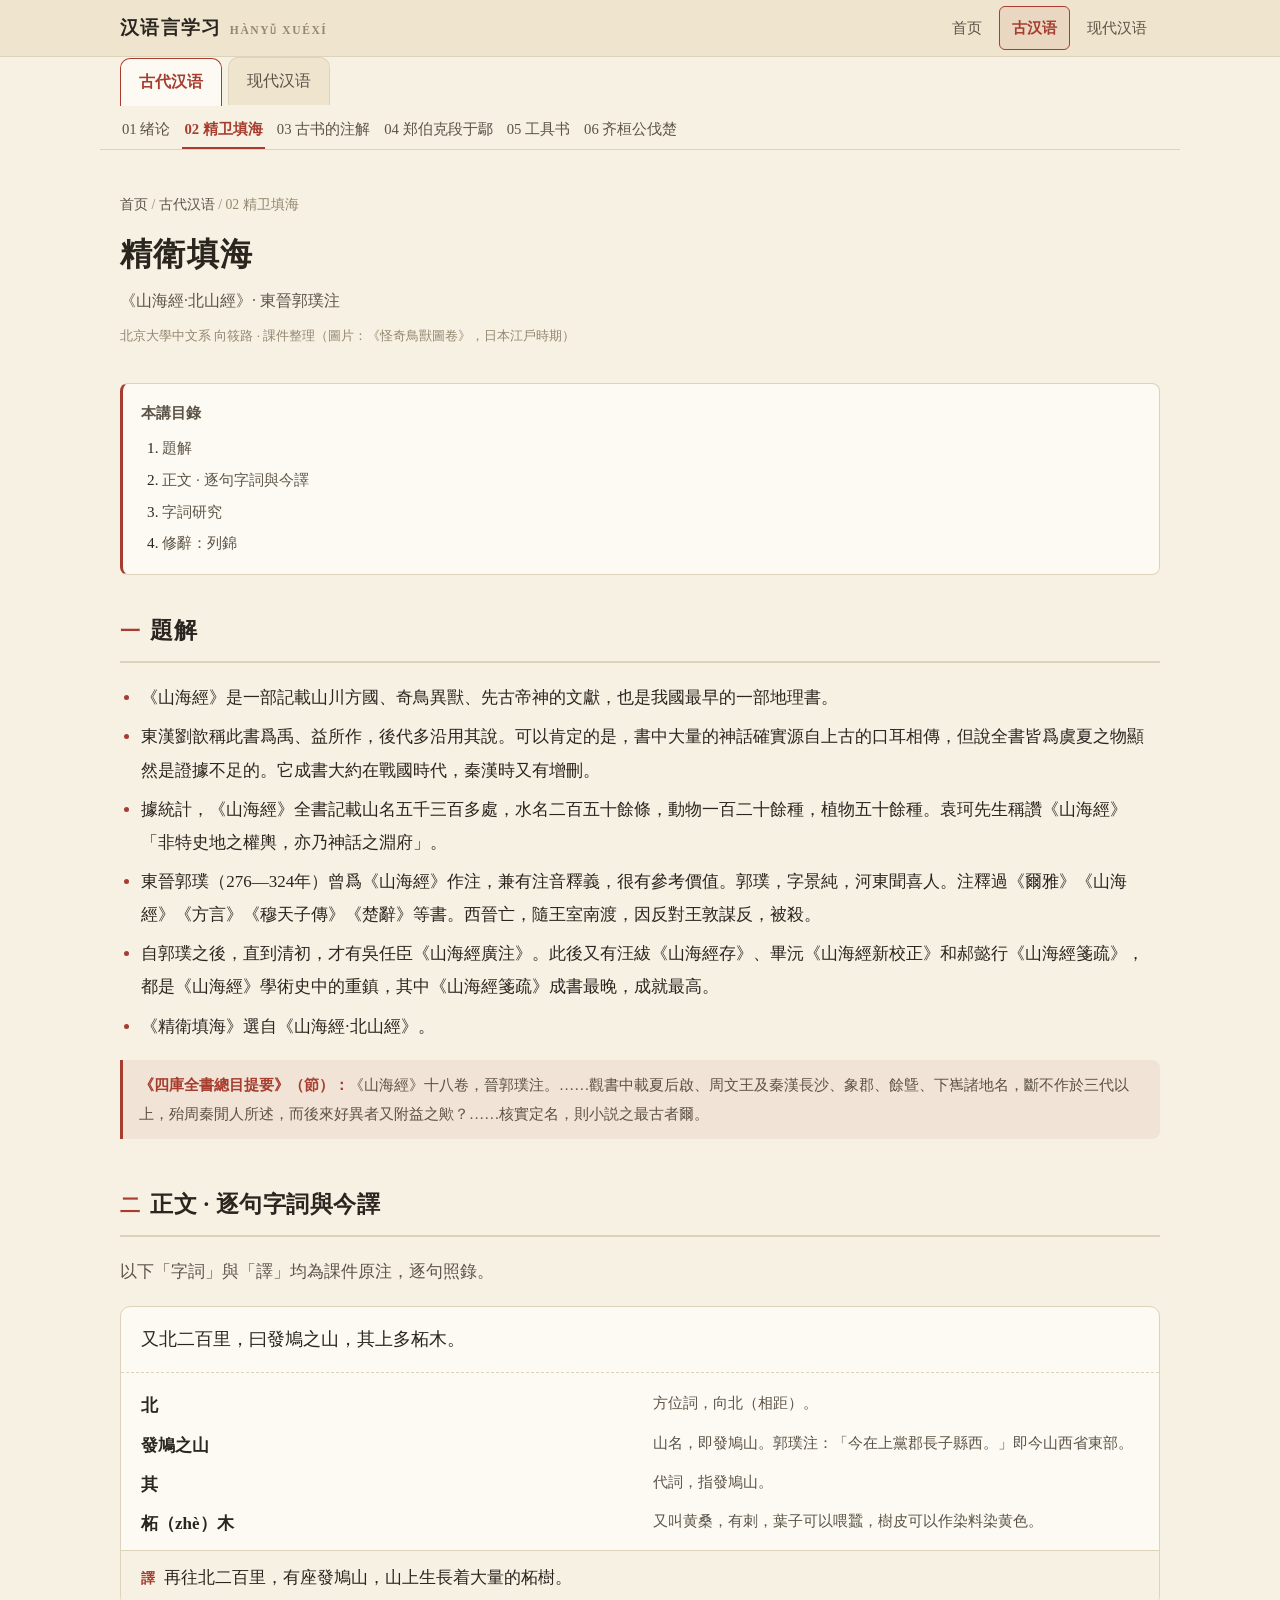
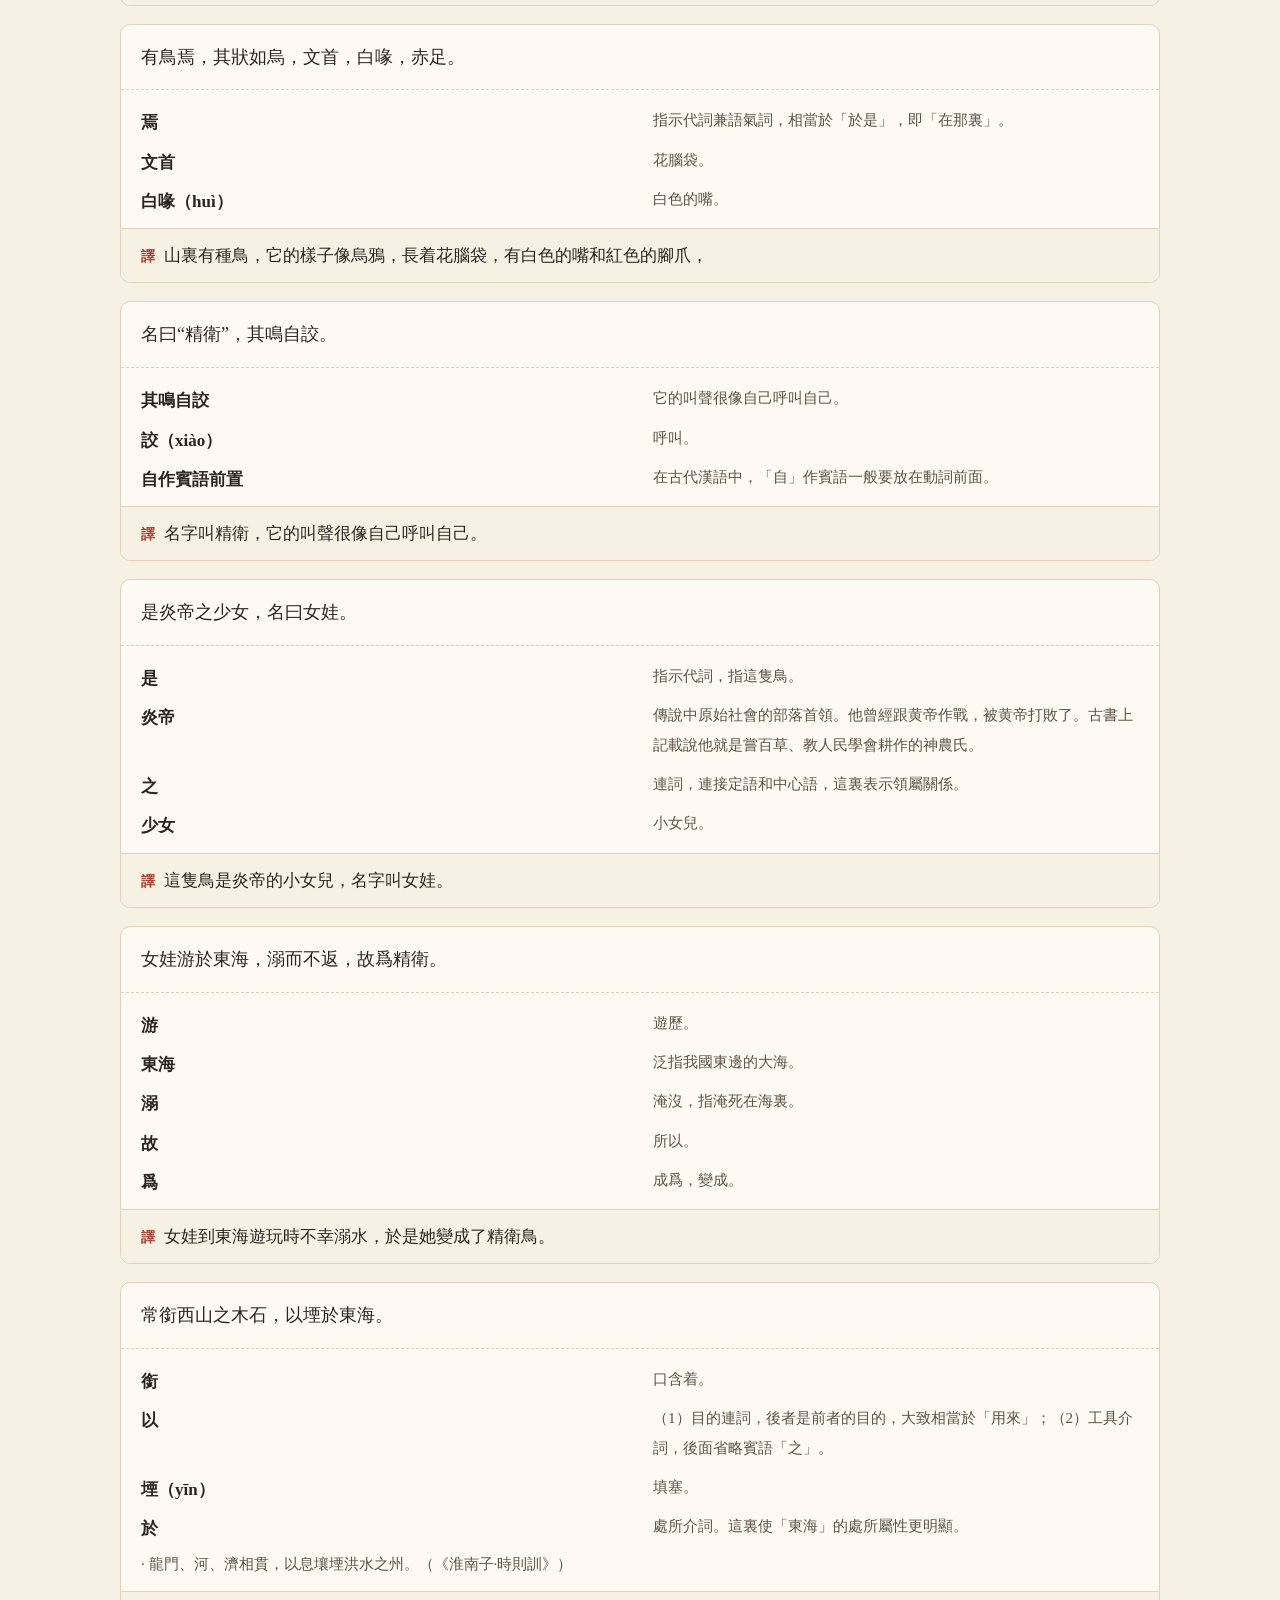
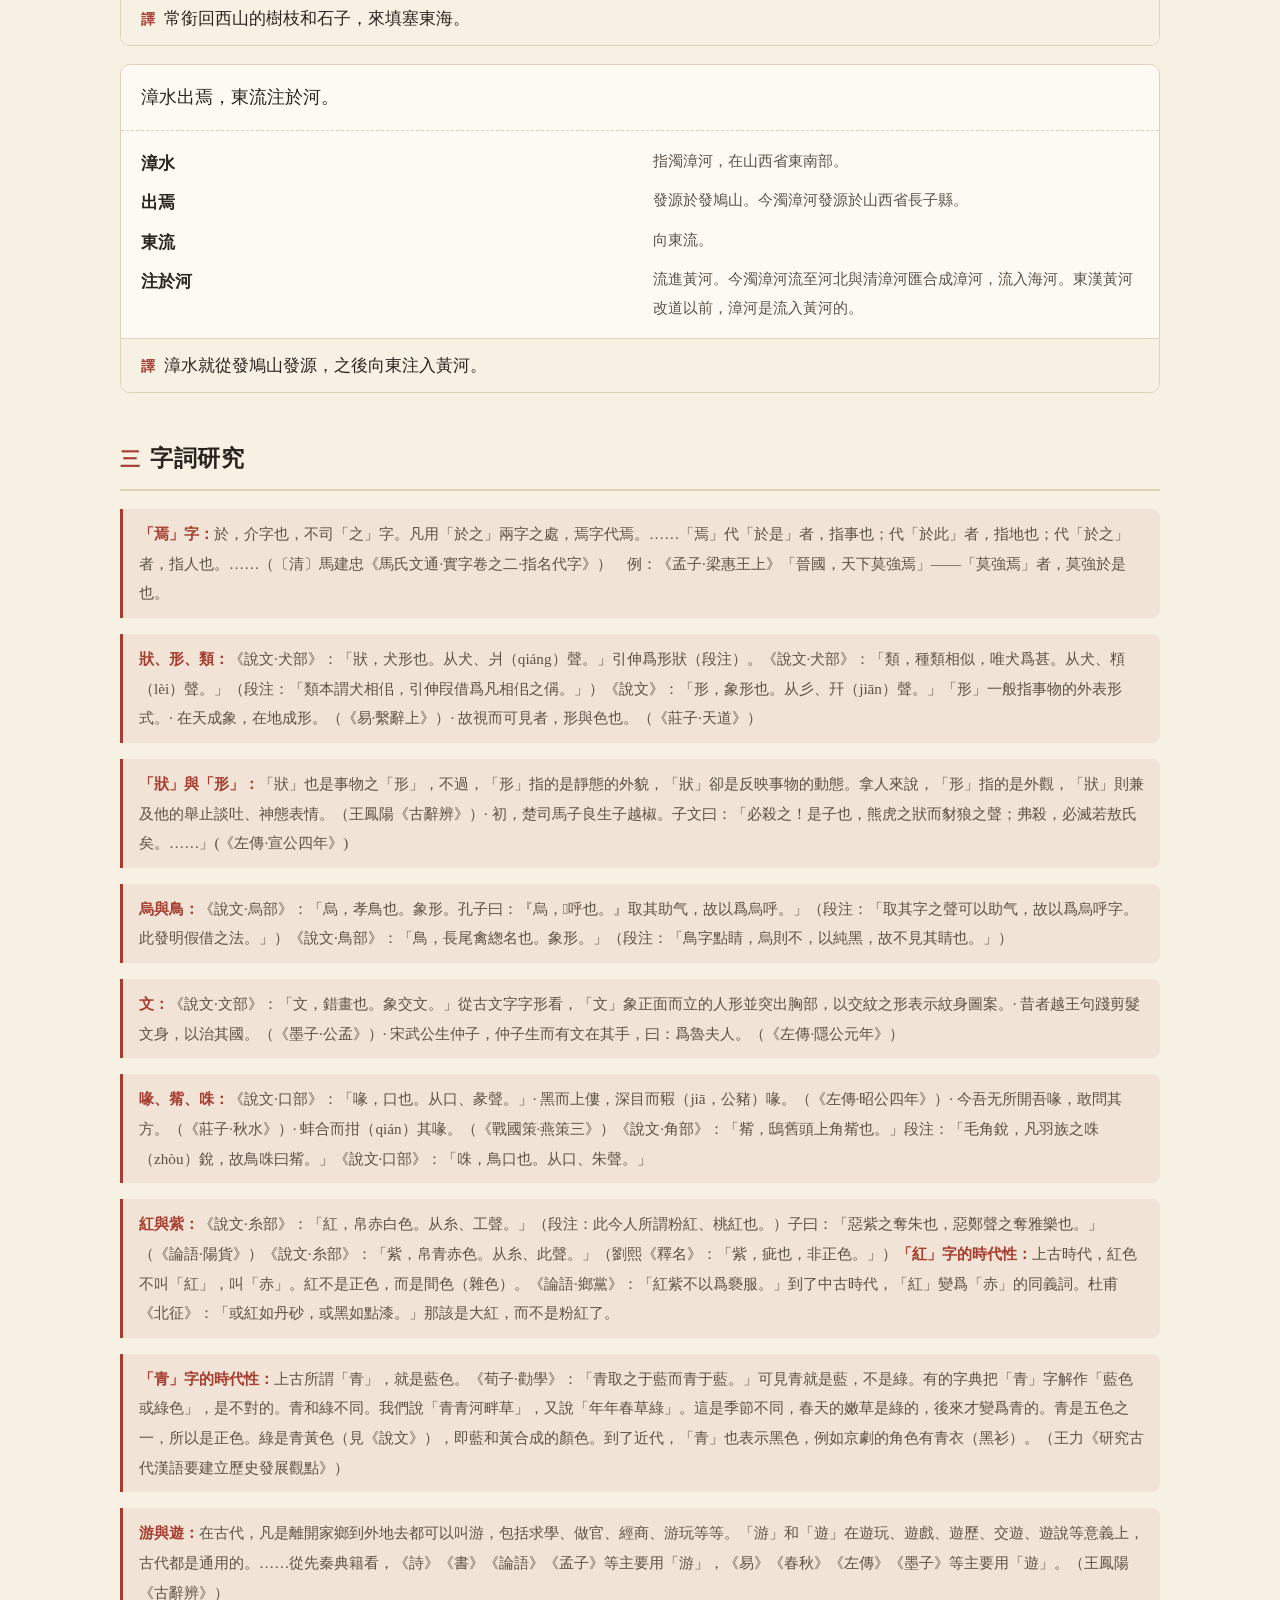
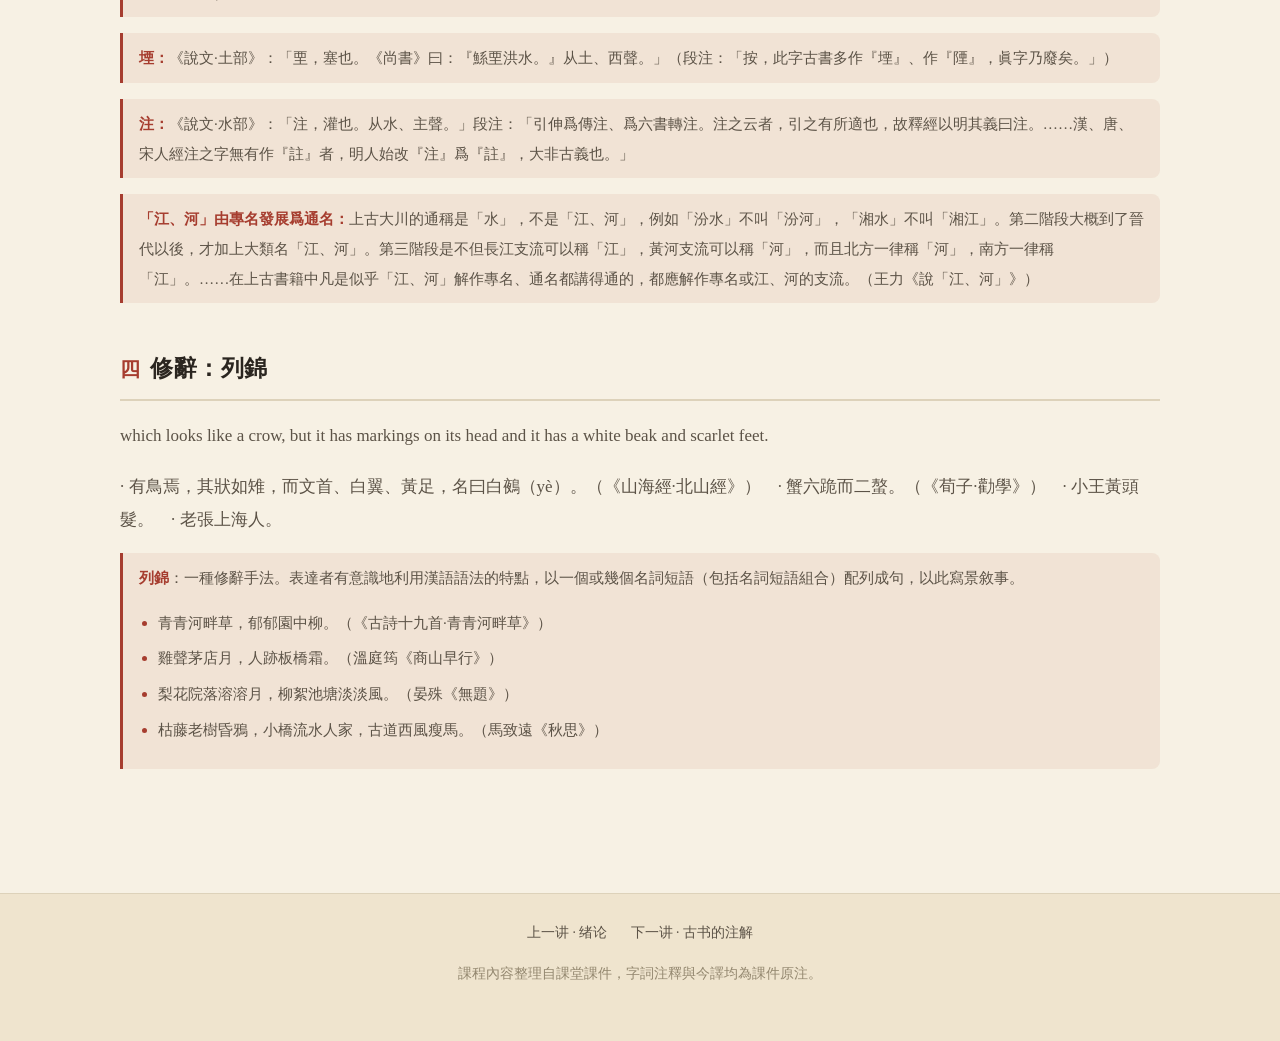
<file: gudai/02-精卫填海.html>
<!DOCTYPE html>
<html lang="zh-CN">
<head>
<meta charset="UTF-8">
<meta name="viewport" content="width=device-width, initial-scale=1">
<title>古代汉语 02 · 精卫填海 — 汉语言学习</title>
<link rel="icon" href="data:image/svg+xml,%3Csvg xmlns='http://www.w3.org/2000/svg' viewBox='0 0 64 64'%3E%3Crect width='64' height='64' rx='12' fill='%23f7f1e4'/%3E%3Ctext x='32' y='44' font-size='34' text-anchor='middle' fill='%23a63d2f' font-family='serif'%3E汉%3C/text%3E%3C/svg%3E">
<link rel="stylesheet" href="../assets/style.css">
</head>
<body class="m-gudai">

<header class="masthead">
  <div class="masthead-inner">
    <a class="brand" href="../index.html">
      <span class="brand-cn">汉语言学习</span>
      <span class="brand-en">HÀNYǓ XUÉXÍ</span>
    </a>
    <nav>
      <a href="../index.html">首页</a>
      <a href="01-绪论.html" class="on">古汉语</a>
      <a href="../xiandai/01-现代汉语绪论.html">现代汉语</a>
    </nav>
  </div>
</header>

<div class="module-switch" style="max-width:1080px;margin:0 auto;padding:0 20px">
  <a href="01-绪论.html" class="on">古代汉语</a>
  <a href="../xiandai/01-现代汉语绪论.html">现代汉语</a>
</div>

<nav class="lesson-nav">
  <a href="01-绪论.html">01 绪论</a>
  <a href="02-精卫填海.html" class="on">02 精卫填海</a>
  <a href="03-古书的注解.html">03 古书的注解</a>
  <a href="04-郑伯克段于鄢.html">04 郑伯克段于鄢</a>
  <a href="05-古汉语常用工具书.html">05 工具书</a>
  <a href="06-齐桓公伐楚.html">06 齐桓公伐楚</a>
</nav>

<main>
  <div class="page-head">
    <p class="crumb"><a href="../index.html">首页</a> / <a href="01-绪论.html">古代汉语</a> / 02 精卫填海</p>
    <h1>精衛填海</h1>
    <p class="subtitle">《山海經·北山經》· 東晉郭璞注</p>
    <p class="lesson-src">北京大學中文系 向筱路 · 課件整理（圖片：《怪奇鳥獸圖卷》，日本江戶時期）</p>
  </div>

  <nav class="toc">
    <b>本講目錄</b>
    <ol>
      <li><a href="#s1">題解</a></li>
      <li><a href="#s2">正文 · 逐句字詞與今譯</a></li>
      <li><a href="#s3">字詞研究</a></li>
      <li><a href="#s4">修辭：列錦</a></li>
    </ol>
  </nav>

  <section class="sec" id="s1">
    <h2><span class="no">一</span>題解</h2>
    <ul class="points">
      <li>《山海經》是一部記載山川方國、奇鳥異獸、先古帝神的文獻，也是我國最早的一部地理書。</li>
      <li>東漢劉歆稱此書爲禹、益所作，後代多沿用其說。可以肯定的是，書中大量的神話確實源自上古的口耳相傳，但說全書皆爲虞夏之物顯然是證據不足的。它成書大約在戰國時代，秦漢時又有增刪。</li>
      <li>據統計，《山海經》全書記載山名五千三百多處，水名二百五十餘條，動物一百二十餘種，植物五十餘種。袁珂先生稱讚《山海經》「非特史地之權輿，亦乃神話之淵府」。</li>
      <li>東晉郭璞（276—324年）曾爲《山海經》作注，兼有注音釋義，很有參考價值。郭璞，字景純，河東聞喜人。注釋過《爾雅》《山海經》《方言》《穆天子傳》《楚辭》等書。西晉亡，隨王室南渡，因反對王敦謀反，被殺。</li>
      <li>自郭璞之後，直到清初，才有吳任臣《山海經廣注》。此後又有汪紱《山海經存》、畢沅《山海經新校正》和郝懿行《山海經箋疏》，都是《山海經》學術史中的重鎮，其中《山海經箋疏》成書最晚，成就最高。</li>
      <li>《精衛填海》選自《山海經·北山經》。</li>
    </ul>
    <div class="note"><b>《四庫全書總目提要》（節）：</b>《山海經》十八卷，晉郭璞注。……觀書中載夏后啟、周文王及秦漢長沙、象郡、餘曁、下嶲諸地名，斷不作於三代以上，殆周秦閒人所述，而後來好異者又附益之歟？……核實定名，則小説之最古者爾。</div>
  </section>

  <section class="sec" id="s2">
    <h2><span class="no">二</span>正文 · 逐句字詞與今譯</h2>
    <p class="lead">以下「字詞」與「譯」均為課件原注，逐句照錄。</p>

    <figure class="sentence">
      <div class="wen">又北二百里，曰發鳩之山，其上多柘木。</div>
      <div class="ci">
        <dl>
          <dt>北<dd>方位詞，向北（相距）。
          <dt>發鳩之山<dd>山名，即發鳩山。郭璞注：「今在上黨郡長子縣西。」即今山西省東部。
          <dt>其<dd>代詞，指發鳩山。
          <dt>柘（zhè）木<dd>又叫黄桑，有刺，葉子可以喂蠶，樹皮可以作染料染黄色。
        </dl>
      </div>
      <div class="yi"><b>譯</b>再往北二百里，有座發鳩山，山上生長着大量的柘樹。</div>
    </figure>

    <figure class="sentence">
      <div class="wen">有鳥焉，其狀如烏，文首，白喙，赤足。</div>
      <div class="ci">
        <dl>
          <dt>焉<dd>指示代詞兼語氣詞，相當於「於是」，即「在那裏」。
          <dt>文首<dd>花腦袋。
          <dt>白喙（huì）<dd>白色的嘴。
        </dl>
      </div>
      <div class="yi"><b>譯</b>山裏有種鳥，它的樣子像烏鴉，長着花腦袋，有白色的嘴和紅色的腳爪，</div>
    </figure>

    <figure class="sentence">
      <div class="wen">名曰“精衛”，其鳴自詨。</div>
      <div class="ci">
        <dl>
          <dt>其鳴自詨<dd>它的叫聲很像自己呼叫自己。
          <dt>詨（xiào）<dd>呼叫。
          <dt>自作賓語前置<dd>在古代漢語中，「自」作賓語一般要放在動詞前面。
        </dl>
      </div>
      <div class="yi"><b>譯</b>名字叫精衛，它的叫聲很像自己呼叫自己。</div>
    </figure>

    <figure class="sentence">
      <div class="wen">是炎帝之少女，名曰女娃。</div>
      <div class="ci">
        <dl>
          <dt>是<dd>指示代詞，指這隻鳥。
          <dt>炎帝<dd>傳說中原始社會的部落首領。他曾經跟黄帝作戰，被黄帝打敗了。古書上記載說他就是嘗百草、教人民學會耕作的神農氏。
          <dt>之<dd>連詞，連接定語和中心語，這裏表示領屬關係。
          <dt>少女<dd>小女兒。
        </dl>
      </div>
      <div class="yi"><b>譯</b>這隻鳥是炎帝的小女兒，名字叫女娃。</div>
    </figure>

    <figure class="sentence">
      <div class="wen">女娃游於東海，溺而不返，故爲精衛。</div>
      <div class="ci">
        <dl>
          <dt>游<dd>遊歷。
          <dt>東海<dd>泛指我國東邊的大海。
          <dt>溺<dd>淹沒，指淹死在海裏。
          <dt>故<dd>所以。
          <dt>爲<dd>成爲，變成。
        </dl>
      </div>
      <div class="yi"><b>譯</b>女娃到東海遊玩時不幸溺水，於是她變成了精衛鳥。</div>
    </figure>

    <figure class="sentence">
      <div class="wen">常銜西山之木石，以堙於東海。</div>
      <div class="ci">
        <dl>
          <dt>銜<dd>口含着。
          <dt>以<dd>（1）目的連詞，後者是前者的目的，大致相當於「用來」；（2）工具介詞，後面省略賓語「之」。
          <dt>堙（yīn）<dd>填塞。
          <dt>於<dd>處所介詞。這裏使「東海」的處所屬性更明顯。
        </dl>
        <div class="extra">·  龍門、河、濟相貫，以息壤堙洪水之州。（《淮南子·時則訓》）</div>
      </div>
      <div class="yi"><b>譯</b>常銜回西山的樹枝和石子，來填塞東海。</div>
    </figure>

    <figure class="sentence">
      <div class="wen">漳水出焉，東流注於河。</div>
      <div class="ci">
        <dl>
          <dt>漳水<dd>指濁漳河，在山西省東南部。
          <dt>出焉<dd>發源於發鳩山。今濁漳河發源於山西省長子縣。
          <dt>東流<dd>向東流。
          <dt>注於河<dd>流進黃河。今濁漳河流至河北與清漳河匯合成漳河，流入海河。東漢黃河改道以前，漳河是流入黃河的。
        </dl>
      </div>
      <div class="yi"><b>譯</b>漳水就從發鳩山發源，之後向東注入黃河。</div>
    </figure>
  </section>

  <section class="sec" id="s3">
    <h2><span class="no">三</span>字詞研究</h2>

    <div class="note"><b>「焉」字：</b>於，介字也，不司「之」字。凡用「於之」兩字之處，焉字代焉。……「焉」代「於是」者，指事也；代「於此」者，指地也；代「於之」者，指人也。……（〔清〕馬建忠《馬氏文通·實字卷之二·指名代字》）　例：《孟子·梁惠王上》「晉國，天下莫強焉」——「莫強焉」者，莫強於是也。</div>

    <div class="note"><b>狀、形、類：</b>《說文·犬部》：「狀，犬形也。从犬、爿（qiáng）聲。」引伸爲形狀（段注）。《說文·犬部》：「類，種類相似，唯犬爲甚。从犬、頪（lèi）聲。」（段注：「類本謂犬相佀，引伸叚借爲凡相佀之偁。」）《說文》：「形，象形也。从彡、幵（jiān）聲。」「形」一般指事物的外表形式。·  在天成象，在地成形。（《易·繫辭上》）·  故視而可見者，形與色也。（《莊子·天道》）</div>

    <div class="note"><b>「狀」與「形」：</b>「狀」也是事物之「形」，不過，「形」指的是靜態的外貌，「狀」卻是反映事物的動態。拿人來說，「形」指的是外觀，「狀」則兼及他的舉止談吐、神態表情。（王鳳陽《古辭辨》）·  初，楚司馬子良生子越椒。子文曰：「必殺之！是子也，熊虎之狀而豺狼之聲；弗殺，必滅若敖氏矣。……」(《左傳·宣公四年》)</div>

    <div class="note"><b>烏與鳥：</b>《說文·烏部》：「烏，孝鳥也。象形。孔子曰：『烏，𥃳呼也。』取其助气，故以爲烏呼。」（段注：「取其字之聲可以助气，故以爲烏呼字。此發明假借之法。」）《說文·鳥部》：「鳥，長尾禽緫名也。象形。」（段注：「鳥字點睛，烏則不，以純黑，故不見其睛也。」）</div>

    <div class="note"><b>文：</b>《說文·文部》：「文，錯畫也。象交文。」從古文字字形看，「文」象正面而立的人形並突出胸部，以交紋之形表示紋身圖案。·  昔者越王句踐剪髮文身，以治其國。（《墨子·公孟》）·  宋武公生仲子，仲子生而有文在其手，曰：爲魯夫人。（《左傳·隱公元年》）</div>

    <div class="note"><b>喙、觜、咮：</b>《說文·口部》：「喙，口也。从口、彖聲。」·  黑而上僂，深目而豭（jiā，公豬）喙。（《左傳·昭公四年》）·  今吾无所開吾喙，敢問其方。（《莊子·秋水》）·  蚌合而拑（qián）其喙。（《戰國策·燕策三》）《說文·角部》：「觜，鴟舊頭上角觜也。」段注：「毛角銳，凡羽族之咮（zhòu）銳，故鳥咮曰觜。」《說文·口部》：「咮，鳥口也。从口、朱聲。」</div>

    <div class="note"><b>紅與紫：</b>《說文·糸部》：「紅，帛赤白色。从糸、工聲。」（段注：此今人所謂粉紅、桃紅也。）子曰：「惡紫之奪朱也，惡鄭聲之奪雅樂也。」（《論語·陽貨》）《說文·糸部》：「紫，帛青赤色。从糸、此聲。」（劉熙《釋名》：「紫，疵也，非正色。」）<b>「紅」字的時代性：</b>上古時代，紅色不叫「紅」，叫「赤」。紅不是正色，而是間色（雜色）。《論語·鄉黨》：「紅紫不以爲褻服。」到了中古時代，「紅」變爲「赤」的同義詞。杜甫《北征》：「或紅如丹砂，或黑如點漆。」那該是大紅，而不是粉紅了。</div>

    <div class="note"><b>「青」字的時代性：</b>上古所謂「青」，就是藍色。《荀子·勸學》：「青取之于藍而青于藍。」可見青就是藍，不是綠。有的字典把「青」字解作「藍色或綠色」，是不對的。青和綠不同。我們說「青青河畔草」，又說「年年春草綠」。這是季節不同，春天的嫩草是綠的，後來才變爲青的。青是五色之一，所以是正色。綠是青黃色（見《說文》），即藍和黃合成的顏色。到了近代，「青」也表示黑色，例如京劇的角色有青衣（黑衫）。（王力《研究古代漢語要建立歷史發展觀點》）</div>

    <div class="note"><b>游與遊：</b>在古代，凡是離開家鄉到外地去都可以叫游，包括求學、做官、經商、游玩等等。「游」和「遊」在遊玩、遊戲、遊歷、交遊、遊說等意義上，古代都是通用的。……從先秦典籍看，《詩》《書》《論語》《孟子》等主要用「游」，《易》《春秋》《左傳》《墨子》等主要用「遊」。（王鳳陽《古辭辨》）</div>

    <div class="note"><b>堙：</b>《說文·土部》：「垔，塞也。《尚書》曰：『鯀垔洪水。』从土、西聲。」（段注：「按，此字古書多作『堙』、作『陻』，眞字乃廢矣。」）</div>

    <div class="note"><b>注：</b>《說文·水部》：「注，灌也。从水、主聲。」段注：「引伸爲傳注、爲六書轉注。注之云者，引之有所適也，故釋經以明其義曰注。……漢、唐、宋人經注之字無有作『註』者，明人始改『注』爲『註』，大非古義也。」</div>

    <div class="note"><b>「江、河」由專名發展爲通名：</b>上古大川的通稱是「水」，不是「江、河」，例如「汾水」不叫「汾河」，「湘水」不叫「湘江」。第二階段大概到了晉代以後，才加上大類名「江、河」。第三階段是不但長江支流可以稱「江」，黃河支流可以稱「河」，而且北方一律稱「河」，南方一律稱「江」。……在上古書籍中凡是似乎「江、河」解作專名、通名都講得通的，都應解作專名或江、河的支流。（王力《說「江、河」》）</div>
  </section>

  <section class="sec" id="s4">
    <h2><span class="no">四</span>修辭：列錦</h2>
    <p class="lead">which looks like a crow, but it has markings on its head and it has a white beak and scarlet feet.</p>
    <p class="lead">·  有鳥焉，其狀如雉，而文首、白翼、黃足，名曰白鵺（yè）。（《山海經·北山經》）　·  蟹六跪而二螯。（《荀子·勸學》）　·  小王黃頭髮。　·  老張上海人。</p>
    <div class="note"><b>列錦</b>：一種修辭手法。表達者有意識地利用漢語語法的特點，以一個或幾個名詞短語（包括名詞短語組合）配列成句，以此寫景敘事。
      <ul class="points">
        <li>青青河畔草，郁郁園中柳。（《古詩十九首·青青河畔草》）</li>
        <li>雞聲茅店月，人跡板橋霜。（溫庭筠《商山早行》）</li>
        <li>梨花院落溶溶月，柳絮池塘淡淡風。（晏殊《無題》）</li>
        <li>枯藤老樹昏鴉，小橋流水人家，古道西風瘦馬。（馬致遠《秋思》）</li>
      </ul>
    </div>
  </section>
</main>

<footer>
  <div class="footer-links">
    <a href="01-绪论.html">上一讲 · 绪论</a>
    <a href="03-古书的注解.html">下一讲 · 古书的注解</a>
  </div>
  <p>課程內容整理自課堂課件，字詞注釋與今譯均為課件原注。</p>
</footer>

</body>
</html>
</file>
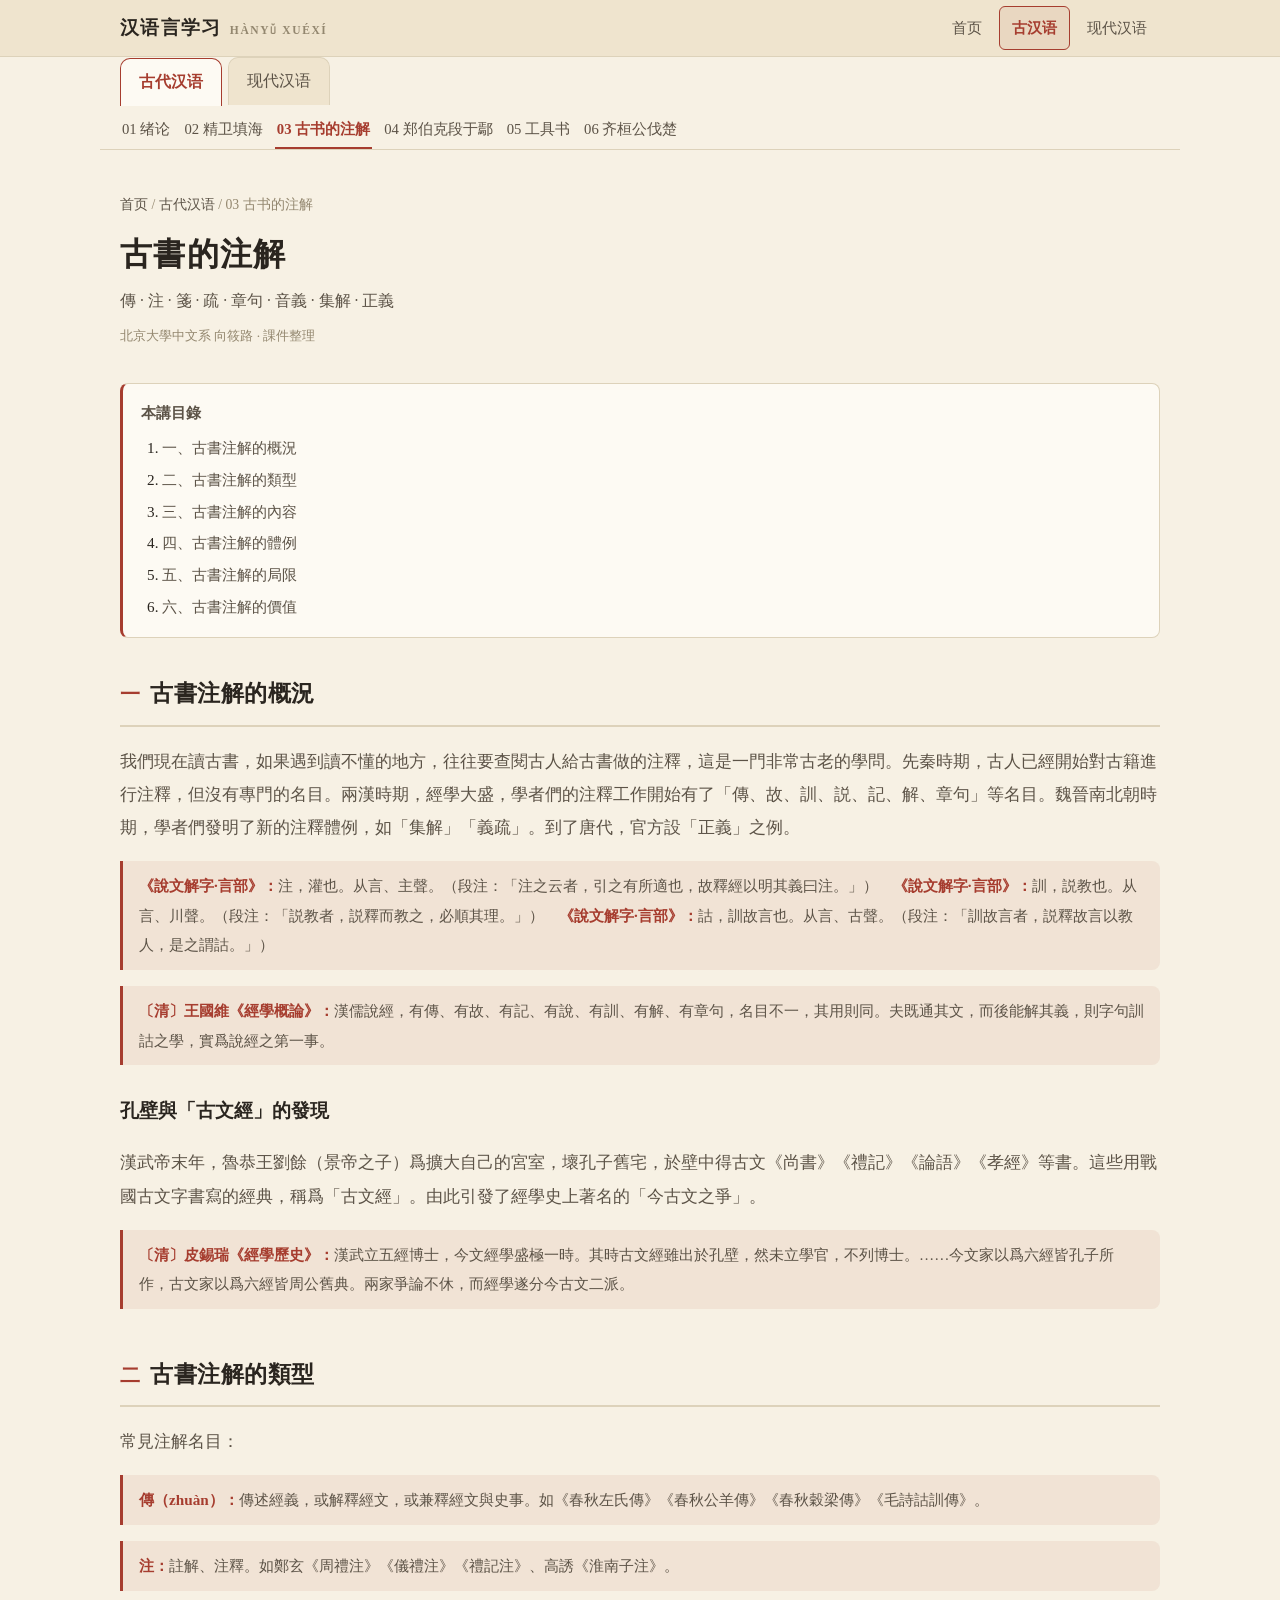
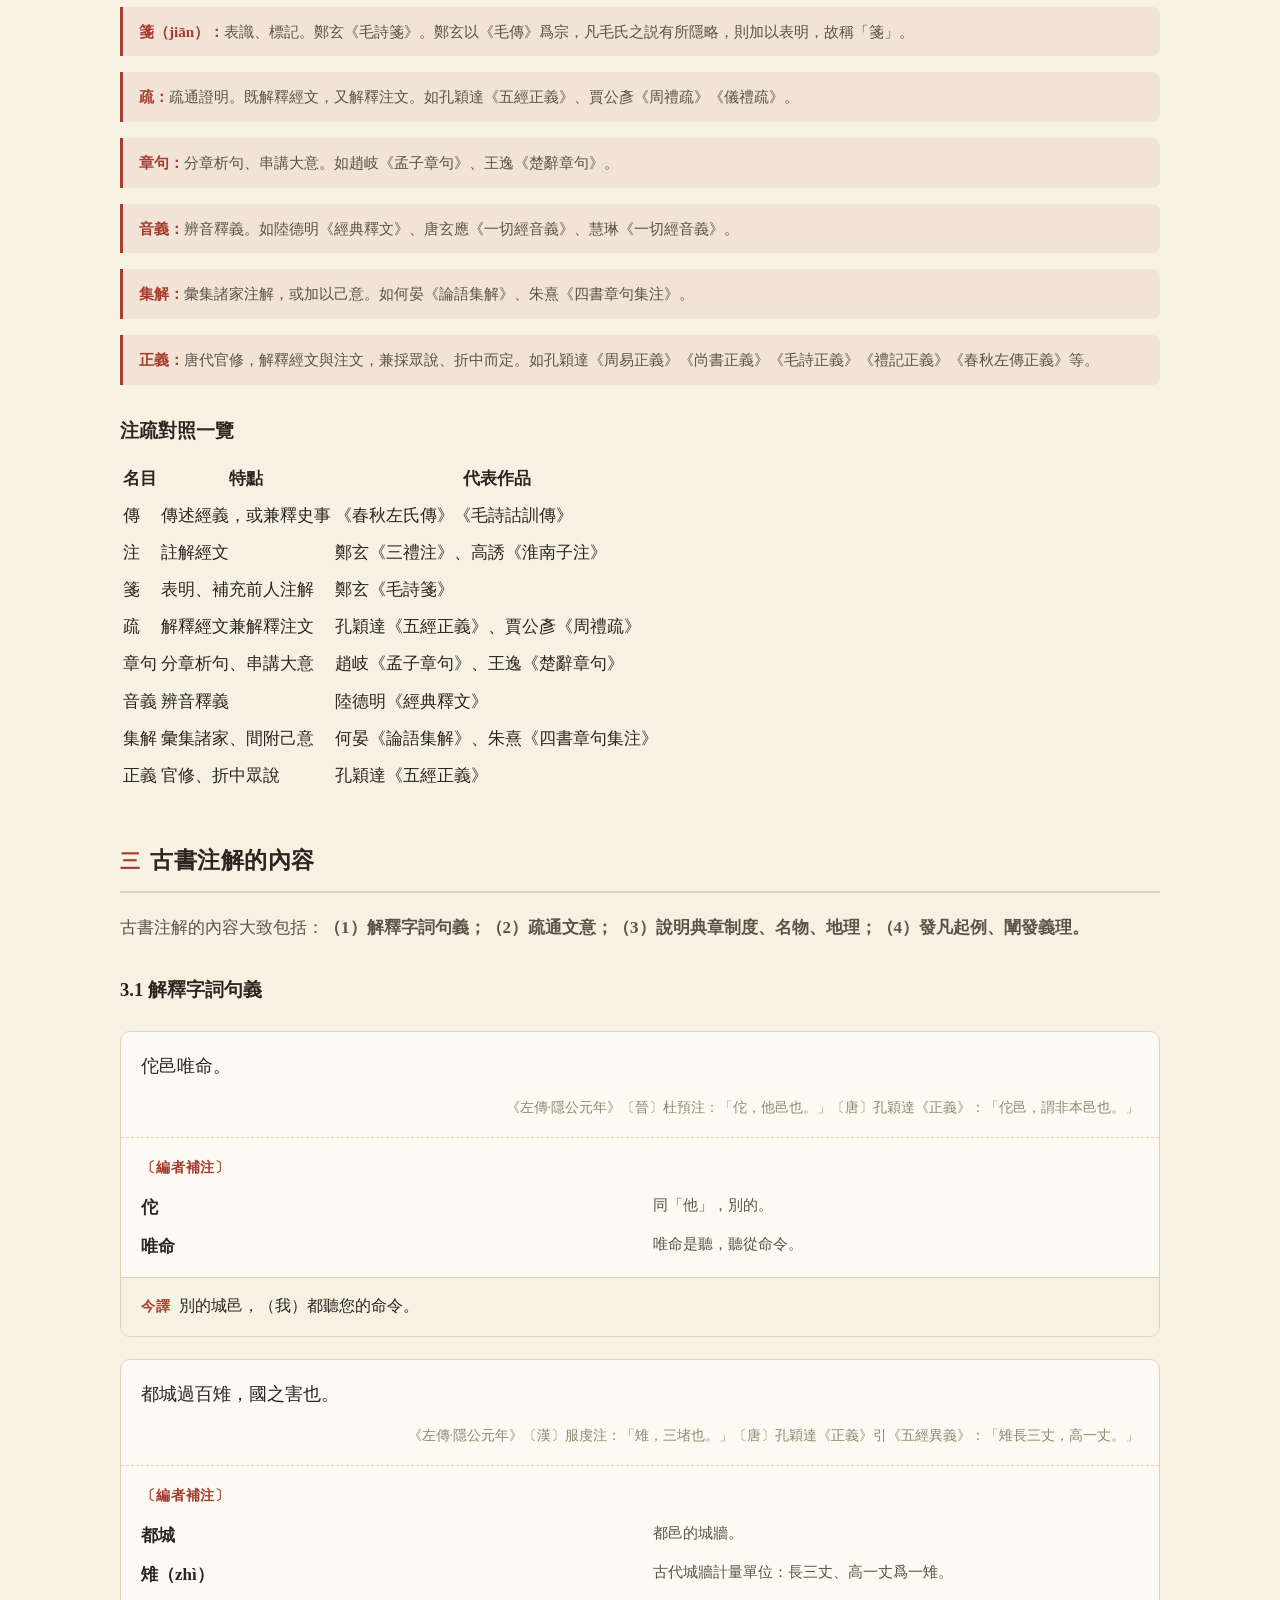
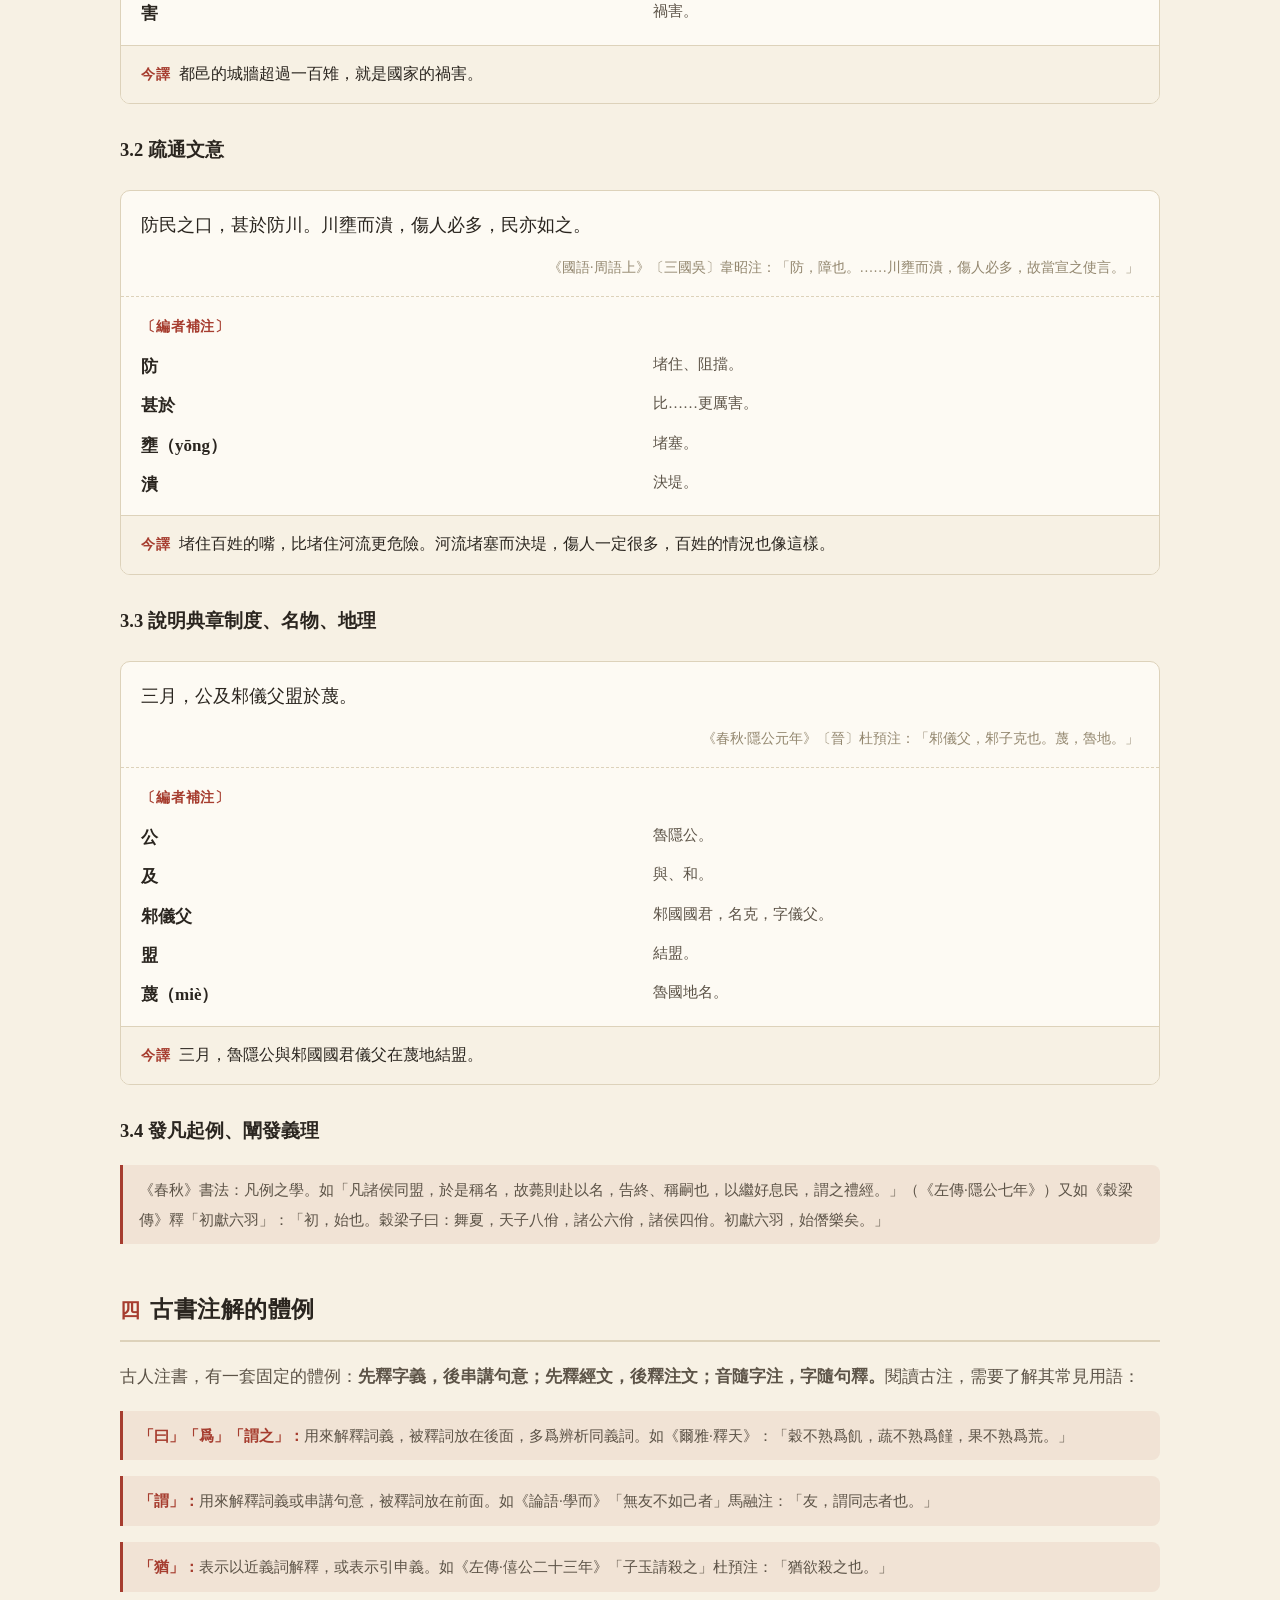
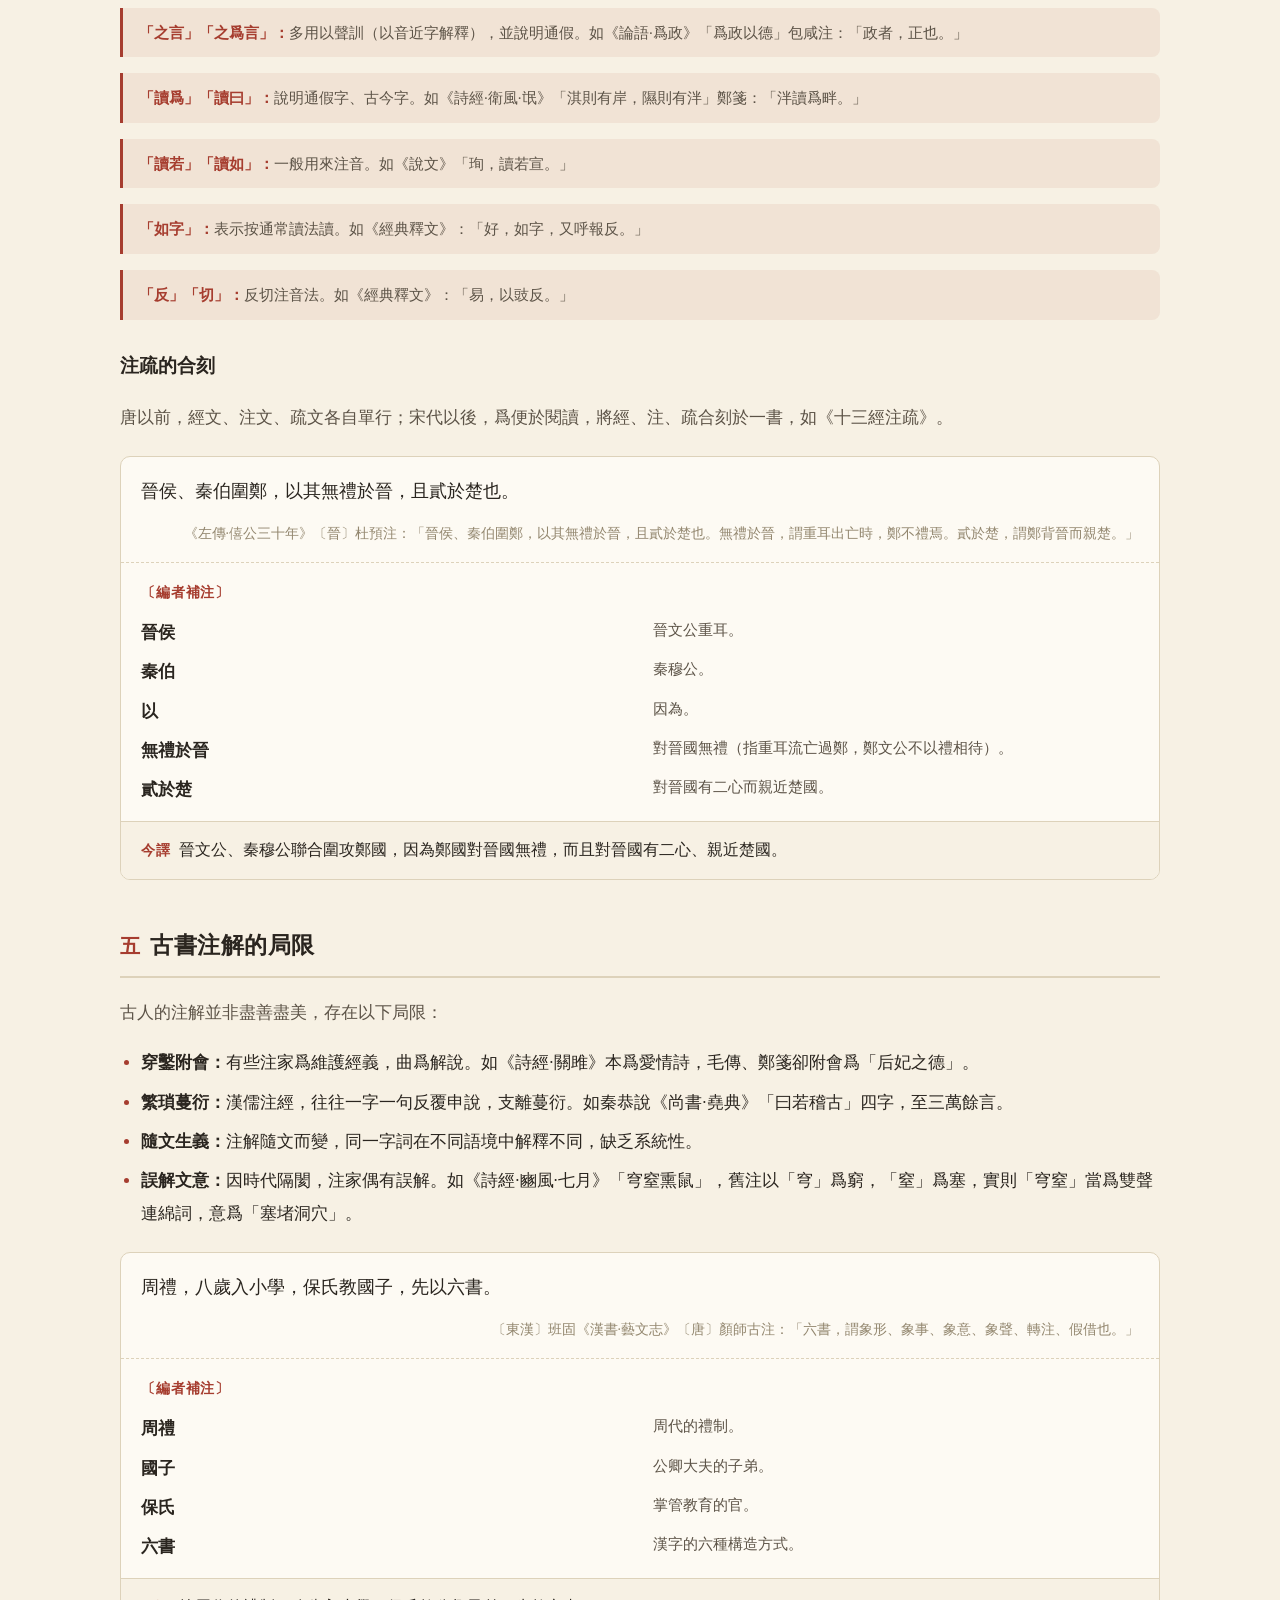
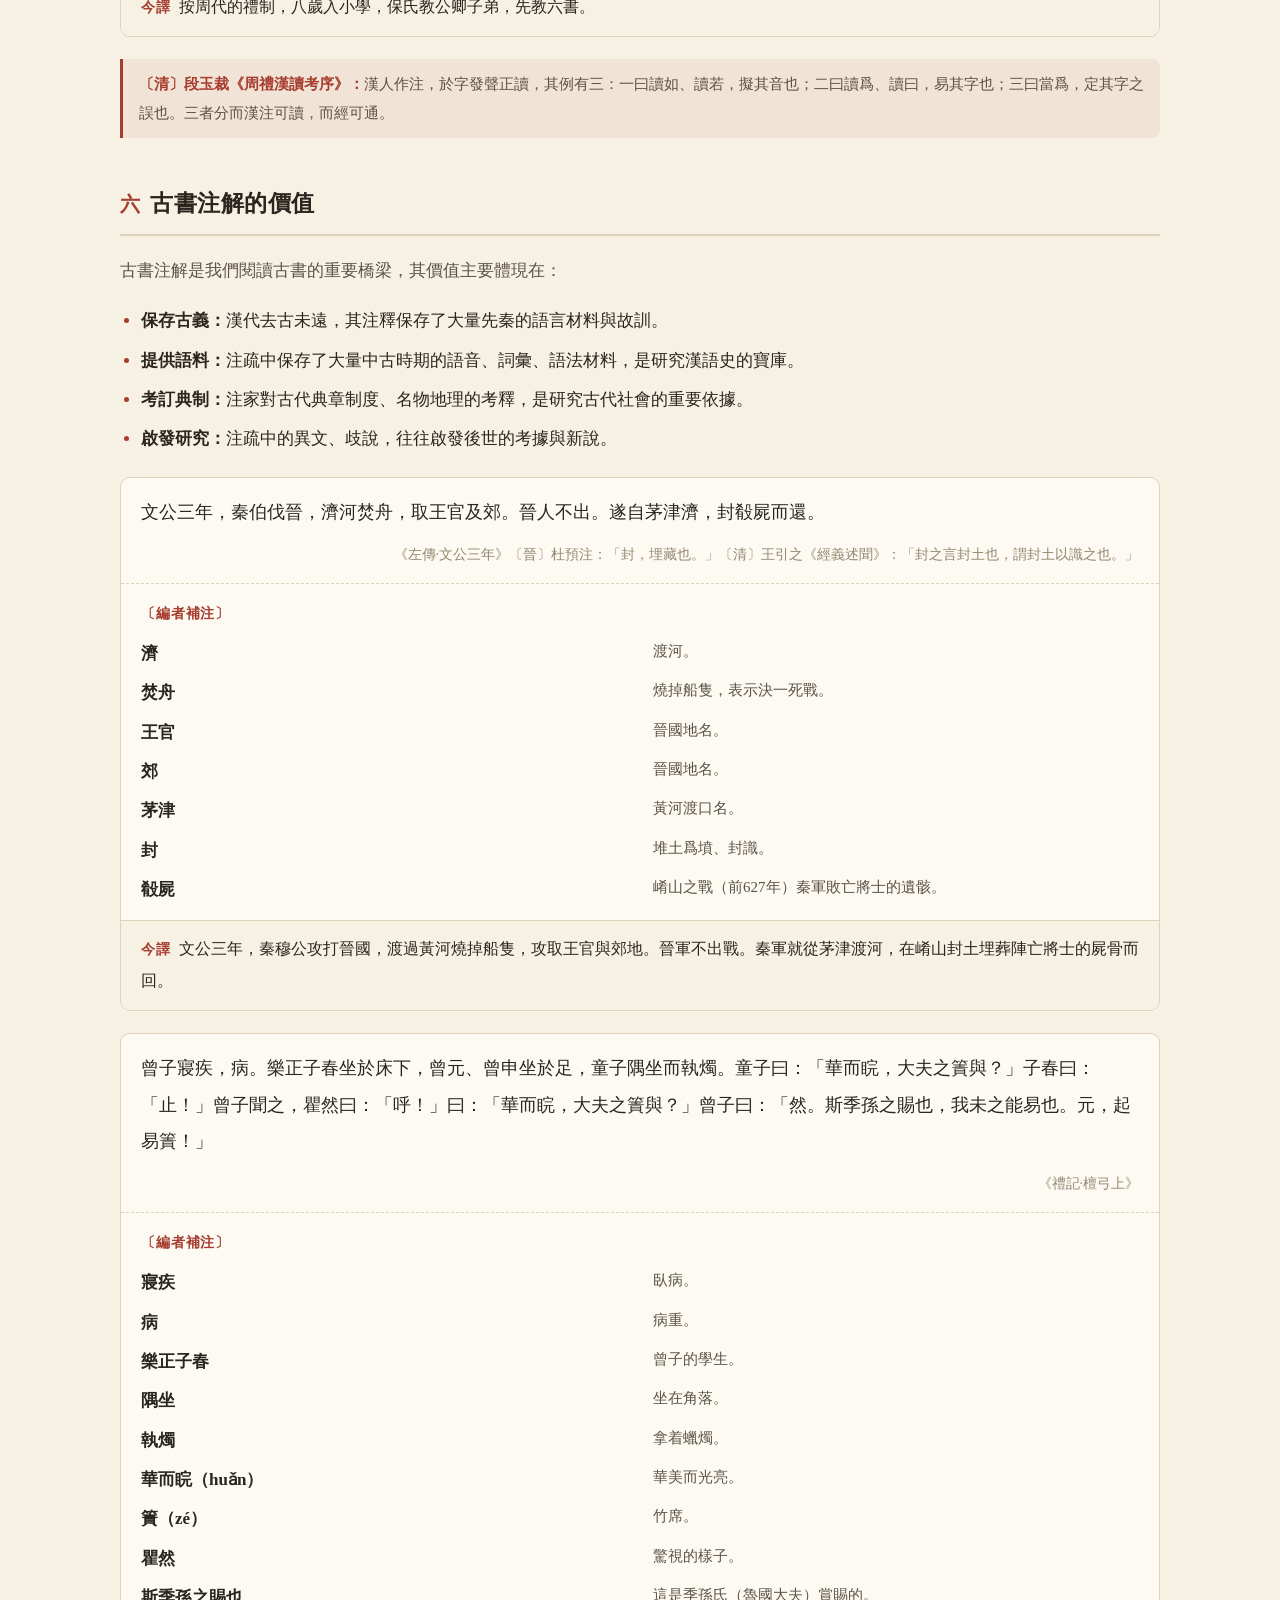
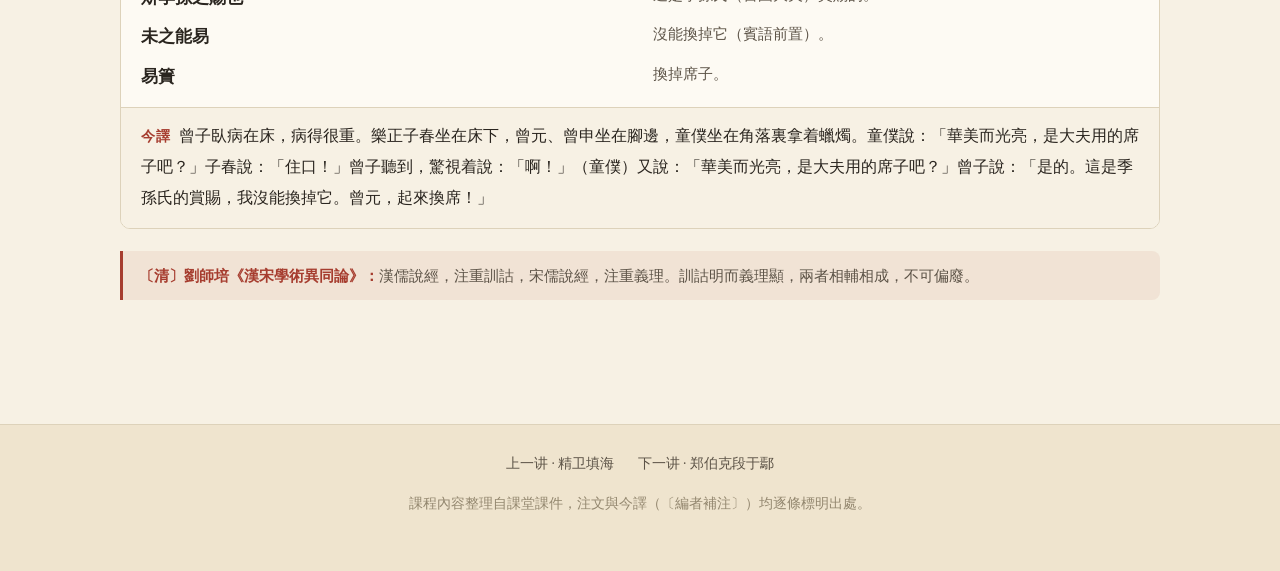
<file: gudai/03-古书的注解.html>
<!DOCTYPE html>
<html lang="zh-CN">
<head>
<meta charset="UTF-8">
<meta name="viewport" content="width=device-width, initial-scale=1">
<title>古代汉语 03 · 古书的注解 — 汉语言学习</title>
<link rel="icon" href="data:image/svg+xml,%3Csvg xmlns='http://www.w3.org/2000/svg' viewBox='0 0 64 64'%3E%3Crect width='64' height='64' rx='12' fill='%23f7f1e4'/%3E%3Ctext x='32' y='44' font-size='34' text-anchor='middle' fill='%23a63d2f' font-family='serif'%3E汉%3C/text%3E%3C/svg%3E">
<link rel="stylesheet" href="../assets/style.css">
</head>
<body class="m-gudai">

<header class="masthead">
  <div class="masthead-inner">
    <a class="brand" href="../index.html">
      <span class="brand-cn">汉语言学习</span>
      <span class="brand-en">HÀNYǓ XUÉXÍ</span>
    </a>
    <nav>
      <a href="../index.html">首页</a>
      <a href="01-绪论.html" class="on">古汉语</a>
      <a href="../xiandai/01-现代汉语绪论.html">现代汉语</a>
    </nav>
  </div>
</header>

<div class="module-switch" style="max-width:1080px;margin:0 auto;padding:0 20px">
  <a href="01-绪论.html" class="on">古代汉语</a>
  <a href="../xiandai/01-现代汉语绪论.html">现代汉语</a>
</div>

<nav class="lesson-nav">
  <a href="01-绪论.html">01 绪论</a>
  <a href="02-精卫填海.html">02 精卫填海</a>
  <a href="03-古书的注解.html" class="on">03 古书的注解</a>
  <a href="04-郑伯克段于鄢.html">04 郑伯克段于鄢</a>
  <a href="05-古汉语常用工具书.html">05 工具书</a>
  <a href="06-齐桓公伐楚.html">06 齐桓公伐楚</a>
</nav>

<main>
  <div class="page-head">
    <p class="crumb"><a href="../index.html">首页</a> / <a href="01-绪论.html">古代汉语</a> / 03 古书的注解</p>
    <h1>古書的注解</h1>
    <p class="subtitle">傳 · 注 · 箋 · 疏 · 章句 · 音義 · 集解 · 正義</p>
    <p class="lesson-src">北京大學中文系 向筱路 · 課件整理</p>
  </div>

  <nav class="toc">
    <b>本講目錄</b>
    <ol>
      <li><a href="#s1">一、古書注解的概況</a></li>
      <li><a href="#s2">二、古書注解的類型</a></li>
      <li><a href="#s3">三、古書注解的內容</a></li>
      <li><a href="#s4">四、古書注解的體例</a></li>
      <li><a href="#s5">五、古書注解的局限</a></li>
      <li><a href="#s6">六、古書注解的價值</a></li>
    </ol>
  </nav>

  <section class="sec" id="s1">
    <h2><span class="no">一</span>古書注解的概況</h2>
    <p class="lead">我們現在讀古書，如果遇到讀不懂的地方，往往要查閱古人給古書做的注釋，這是一門非常古老的學問。先秦時期，古人已經開始對古籍進行注釋，但沒有專門的名目。兩漢時期，經學大盛，學者們的注釋工作開始有了「傳、故、訓、説、記、解、章句」等名目。魏晉南北朝時期，學者們發明了新的注釋體例，如「集解」「義疏」。到了唐代，官方設「正義」之例。</p>

    <div class="note"><b>《說文解字·言部》：</b>注，灌也。从言、主聲。（段注：「注之云者，引之有所適也，故釋經以明其義曰注。」）　<b>《說文解字·言部》：</b>訓，説教也。从言、川聲。（段注：「説教者，説釋而教之，必順其理。」）　<b>《說文解字·言部》：</b>詁，訓故言也。从言、古聲。（段注：「訓故言者，説釋故言以教人，是之謂詁。」）</div>

    <div class="note"><b>〔清〕王國維《經學概論》：</b>漢儒說經，有傳、有故、有記、有說、有訓、有解、有章句，名目不一，其用則同。夫既通其文，而後能解其義，則字句訓詁之學，實爲說經之第一事。</div>

    <h3>孔壁與「古文經」的發現</h3>
    <p class="lead">漢武帝末年，魯恭王劉餘（景帝之子）爲擴大自己的宮室，壞孔子舊宅，於壁中得古文《尚書》《禮記》《論語》《孝經》等書。這些用戰國古文字書寫的經典，稱爲「古文經」。由此引發了經學史上著名的「今古文之爭」。</p>

    <div class="note"><b>〔清〕皮錫瑞《經學歷史》：</b>漢武立五經博士，今文經學盛極一時。其時古文經雖出於孔壁，然未立學官，不列博士。……今文家以爲六經皆孔子所作，古文家以爲六經皆周公舊典。兩家爭論不休，而經學遂分今古文二派。</div>
  </section>

  <section class="sec" id="s2">
    <h2><span class="no">二</span>古書注解的類型</h2>
    <p class="lead">常見注解名目：</p>

    <div class="note"><b>傳（zhuàn）：</b>傳述經義，或解釋經文，或兼釋經文與史事。如《春秋左氏傳》《春秋公羊傳》《春秋穀梁傳》《毛詩詁訓傳》。</div>
    <div class="note"><b>注：</b>註解、注釋。如鄭玄《周禮注》《儀禮注》《禮記注》、高誘《淮南子注》。</div>
    <div class="note"><b>箋（jiān）：</b>表識、標記。鄭玄《毛詩箋》。鄭玄以《毛傳》爲宗，凡毛氏之説有所隱略，則加以表明，故稱「箋」。</div>
    <div class="note"><b>疏：</b>疏通證明。既解釋經文，又解釋注文。如孔穎達《五經正義》、賈公彥《周禮疏》《儀禮疏》。</div>
    <div class="note"><b>章句：</b>分章析句、串講大意。如趙岐《孟子章句》、王逸《楚辭章句》。</div>
    <div class="note"><b>音義：</b>辨音釋義。如陸德明《經典釋文》、唐玄應《一切經音義》、慧琳《一切經音義》。</div>
    <div class="note"><b>集解：</b>彙集諸家注解，或加以己意。如何晏《論語集解》、朱熹《四書章句集注》。</div>
    <div class="note"><b>正義：</b>唐代官修，解釋經文與注文，兼採眾說、折中而定。如孔穎達《周易正義》《尚書正義》《毛詩正義》《禮記正義》《春秋左傳正義》等。</div>

    <h3>注疏對照一覽</h3>
    <table class="grid">
      <thead><tr><th>名目</th><th>特點</th><th>代表作品</th></tr></thead>
      <tbody>
        <tr><td>傳</td><td>傳述經義，或兼釋史事</td><td>《春秋左氏傳》《毛詩詁訓傳》</td></tr>
        <tr><td>注</td><td>註解經文</td><td>鄭玄《三禮注》、高誘《淮南子注》</td></tr>
        <tr><td>箋</td><td>表明、補充前人注解</td><td>鄭玄《毛詩箋》</td></tr>
        <tr><td>疏</td><td>解釋經文兼解釋注文</td><td>孔穎達《五經正義》、賈公彥《周禮疏》</td></tr>
        <tr><td>章句</td><td>分章析句、串講大意</td><td>趙岐《孟子章句》、王逸《楚辭章句》</td></tr>
        <tr><td>音義</td><td>辨音釋義</td><td>陸德明《經典釋文》</td></tr>
        <tr><td>集解</td><td>彙集諸家、間附己意</td><td>何晏《論語集解》、朱熹《四書章句集注》</td></tr>
        <tr><td>正義</td><td>官修、折中眾說</td><td>孔穎達《五經正義》</td></tr>
      </tbody>
    </table>
  </section>

  <section class="sec" id="s3">
    <h2><span class="no">三</span>古書注解的內容</h2>
    <p class="lead">古書注解的內容大致包括：<b>（1）解釋字詞句義；（2）疏通文意；（3）說明典章制度、名物、地理；（4）發凡起例、闡發義理。</b></p>

    <h3>3.1 解釋字詞句義</h3>
    <figure class="passage">
      <div class="yuanwen">佗邑唯命。
        <span class="src">《左傳·隱公元年》〔晉〕杜預注：「佗，他邑也。」〔唐〕孔穎達《正義》：「佗邑，謂非本邑也。」</span>
      </div>
      <div class="zhushi">
        <b>〔編者補注〕</b>
        <dl>
          <dt>佗<dd>同「他」，別的。
          <dt>唯命<dd>唯命是聽，聽從命令。
        </dl>
      </div>
      <div class="yiyi"><b>今譯</b>別的城邑，（我）都聽您的命令。</div>
    </figure>

    <figure class="passage">
      <div class="yuanwen">都城過百雉，國之害也。
        <span class="src">《左傳·隱公元年》〔漢〕服虔注：「雉，三堵也。」〔唐〕孔穎達《正義》引《五經異義》：「雉長三丈，高一丈。」</span>
      </div>
      <div class="zhushi">
        <b>〔編者補注〕</b>
        <dl>
          <dt>都城<dd>都邑的城牆。
          <dt>雉（zhì）<dd>古代城牆計量單位：長三丈、高一丈爲一雉。
          <dt>害<dd>禍害。
        </dl>
      </div>
      <div class="yiyi"><b>今譯</b>都邑的城牆超過一百雉，就是國家的禍害。</div>
    </figure>

    <h3>3.2 疏通文意</h3>
    <figure class="passage">
      <div class="yuanwen">防民之口，甚於防川。川壅而潰，傷人必多，民亦如之。
        <span class="src">《國語·周語上》〔三國吳〕韋昭注：「防，障也。……川壅而潰，傷人必多，故當宣之使言。」</span>
      </div>
      <div class="zhushi">
        <b>〔編者補注〕</b>
        <dl>
          <dt>防<dd>堵住、阻擋。
          <dt>甚於<dd>比……更厲害。
          <dt>壅（yōng）<dd>堵塞。
          <dt>潰<dd>決堤。
        </dl>
      </div>
      <div class="yiyi"><b>今譯</b>堵住百姓的嘴，比堵住河流更危險。河流堵塞而決堤，傷人一定很多，百姓的情況也像這樣。</div>
    </figure>

    <h3>3.3 說明典章制度、名物、地理</h3>
    <figure class="passage">
      <div class="yuanwen">三月，公及邾儀父盟於蔑。
        <span class="src">《春秋·隱公元年》〔晉〕杜預注：「邾儀父，邾子克也。蔑，魯地。」</span>
      </div>
      <div class="zhushi">
        <b>〔編者補注〕</b>
        <dl>
          <dt>公<dd>魯隱公。
          <dt>及<dd>與、和。
          <dt>邾儀父<dd>邾國國君，名克，字儀父。
          <dt>盟<dd>結盟。
          <dt>蔑（miè）<dd>魯國地名。
        </dl>
      </div>
      <div class="yiyi"><b>今譯</b>三月，魯隱公與邾國國君儀父在蔑地結盟。</div>
    </figure>

    <h3>3.4 發凡起例、闡發義理</h3>
    <div class="note">《春秋》書法：凡例之學。如「凡諸侯同盟，於是稱名，故薨則赴以名，告終、稱嗣也，以繼好息民，謂之禮經。」（《左傳·隱公七年》）又如《穀梁傳》釋「初獻六羽」：「初，始也。穀梁子曰：舞夏，天子八佾，諸公六佾，諸侯四佾。初獻六羽，始僭樂矣。」</div>
  </section>

  <section class="sec" id="s4">
    <h2><span class="no">四</span>古書注解的體例</h2>
    <p class="lead">古人注書，有一套固定的體例：<b>先釋字義，後串講句意；先釋經文，後釋注文；音隨字注，字隨句釋。</b>閱讀古注，需要了解其常見用語：</p>

    <div class="note"><b>「曰」「爲」「謂之」：</b>用來解釋詞義，被釋詞放在後面，多爲辨析同義詞。如《爾雅·釋天》：「穀不熟爲飢，蔬不熟爲饉，果不熟爲荒。」</div>
    <div class="note"><b>「謂」：</b>用來解釋詞義或串講句意，被釋詞放在前面。如《論語·學而》「無友不如己者」馬融注：「友，謂同志者也。」</div>
    <div class="note"><b>「猶」：</b>表示以近義詞解釋，或表示引申義。如《左傳·僖公二十三年》「子玉請殺之」杜預注：「猶欲殺之也。」</div>
    <div class="note"><b>「之言」「之爲言」：</b>多用以聲訓（以音近字解釋），並說明通假。如《論語·爲政》「爲政以德」包咸注：「政者，正也。」</div>
    <div class="note"><b>「讀爲」「讀曰」：</b>說明通假字、古今字。如《詩經·衛風·氓》「淇則有岸，隰則有泮」鄭箋：「泮讀爲畔。」</div>
    <div class="note"><b>「讀若」「讀如」：</b>一般用來注音。如《說文》「珣，讀若宣。」</div>
    <div class="note"><b>「如字」：</b>表示按通常讀法讀。如《經典釋文》：「好，如字，又呼報反。」</div>
    <div class="note"><b>「反」「切」：</b>反切注音法。如《經典釋文》：「易，以豉反。」</div>

    <h3>注疏的合刻</h3>
    <p class="lead">唐以前，經文、注文、疏文各自單行；宋代以後，爲便於閱讀，將經、注、疏合刻於一書，如《十三經注疏》。</p>

    <figure class="passage">
      <div class="yuanwen">晉侯、秦伯圍鄭，以其無禮於晉，且貳於楚也。
        <span class="src">《左傳·僖公三十年》〔晉〕杜預注：「晉侯、秦伯圍鄭，以其無禮於晉，且貳於楚也。無禮於晉，謂重耳出亡時，鄭不禮焉。貳於楚，謂鄭背晉而親楚。」</span>
      </div>
      <div class="zhushi">
        <b>〔編者補注〕</b>
        <dl>
          <dt>晉侯<dd>晉文公重耳。
          <dt>秦伯<dd>秦穆公。
          <dt>以<dd>因為。
          <dt>無禮於晉<dd>對晉國無禮（指重耳流亡過鄭，鄭文公不以禮相待）。
          <dt>貳於楚<dd>對晉國有二心而親近楚國。
        </dl>
      </div>
      <div class="yiyi"><b>今譯</b>晉文公、秦穆公聯合圍攻鄭國，因為鄭國對晉國無禮，而且對晉國有二心、親近楚國。</div>
    </figure>
  </section>

  <section class="sec" id="s5">
    <h2><span class="no">五</span>古書注解的局限</h2>
    <p class="lead">古人的注解並非盡善盡美，存在以下局限：</p>
    <ul class="points">
      <li><b>穿鑿附會：</b>有些注家爲維護經義，曲爲解說。如《詩經·關雎》本爲愛情詩，毛傳、鄭箋卻附會爲「后妃之德」。</li>
      <li><b>繁瑣蔓衍：</b>漢儒注經，往往一字一句反覆申說，支離蔓衍。如秦恭說《尚書·堯典》「曰若稽古」四字，至三萬餘言。</li>
      <li><b>隨文生義：</b>注解隨文而變，同一字詞在不同語境中解釋不同，缺乏系統性。</li>
      <li><b>誤解文意：</b>因時代隔閡，注家偶有誤解。如《詩經·豳風·七月》「穹窒熏鼠」，舊注以「穹」爲窮，「窒」爲塞，實則「穹窒」當爲雙聲連綿詞，意爲「塞堵洞穴」。</li>
    </ul>

    <figure class="passage">
      <div class="yuanwen">周禮，八歲入小學，保氏教國子，先以六書。
        <span class="src">〔東漢〕班固《漢書·藝文志》〔唐〕顏師古注：「六書，謂象形、象事、象意、象聲、轉注、假借也。」</span>
      </div>
      <div class="zhushi">
        <b>〔編者補注〕</b>
        <dl>
          <dt>周禮<dd>周代的禮制。
          <dt>國子<dd>公卿大夫的子弟。
          <dt>保氏<dd>掌管教育的官。
          <dt>六書<dd>漢字的六種構造方式。
        </dl>
      </div>
      <div class="yiyi"><b>今譯</b>按周代的禮制，八歲入小學，保氏教公卿子弟，先教六書。</div>
    </figure>

    <div class="note"><b>〔清〕段玉裁《周禮漢讀考序》：</b>漢人作注，於字發聲正讀，其例有三：一曰讀如、讀若，擬其音也；二曰讀爲、讀曰，易其字也；三曰當爲，定其字之誤也。三者分而漢注可讀，而經可通。</div>
  </section>

  <section class="sec" id="s6">
    <h2><span class="no">六</span>古書注解的價值</h2>
    <p class="lead">古書注解是我們閱讀古書的重要橋梁，其價值主要體現在：</p>
    <ul class="points">
      <li><b>保存古義：</b>漢代去古未遠，其注釋保存了大量先秦的語言材料與故訓。</li>
      <li><b>提供語料：</b>注疏中保存了大量中古時期的語音、詞彙、語法材料，是研究漢語史的寶庫。</li>
      <li><b>考訂典制：</b>注家對古代典章制度、名物地理的考釋，是研究古代社會的重要依據。</li>
      <li><b>啟發研究：</b>注疏中的異文、歧說，往往啟發後世的考據與新說。</li>
    </ul>

    <figure class="passage">
      <div class="yuanwen">文公三年，秦伯伐晉，濟河焚舟，取王官及郊。晉人不出。遂自茅津濟，封殽屍而還。
        <span class="src">《左傳·文公三年》〔晉〕杜預注：「封，埋藏也。」〔清〕王引之《經義述聞》：「封之言封土也，謂封土以識之也。」</span>
      </div>
      <div class="zhushi">
        <b>〔編者補注〕</b>
        <dl>
          <dt>濟<dd>渡河。
          <dt>焚舟<dd>燒掉船隻，表示決一死戰。
          <dt>王官<dd>晉國地名。
          <dt>郊<dd>晉國地名。
          <dt>茅津<dd>黃河渡口名。
          <dt>封<dd>堆土爲墳、封識。
          <dt>殽屍<dd>崤山之戰（前627年）秦軍敗亡將士的遺骸。
        </dl>
      </div>
      <div class="yiyi"><b>今譯</b>文公三年，秦穆公攻打晉國，渡過黃河燒掉船隻，攻取王官與郊地。晉軍不出戰。秦軍就從茅津渡河，在崤山封土埋葬陣亡將士的屍骨而回。</div>
    </figure>

    <figure class="passage">
      <div class="yuanwen">曾子寢疾，病。樂正子春坐於床下，曾元、曾申坐於足，童子隅坐而執燭。童子曰：「華而睆，大夫之簀與？」子春曰：「止！」曾子聞之，瞿然曰：「呼！」曰：「華而睆，大夫之簀與？」曾子曰：「然。斯季孫之賜也，我未之能易也。元，起易簀！」
        <span class="src">《禮記·檀弓上》</span>
      </div>
      <div class="zhushi">
        <b>〔編者補注〕</b>
        <dl>
          <dt>寢疾<dd>臥病。
          <dt>病<dd>病重。
          <dt>樂正子春<dd>曾子的學生。
          <dt>隅坐<dd>坐在角落。
          <dt>執燭<dd>拿着蠟燭。
          <dt>華而睆（huǎn）<dd>華美而光亮。
          <dt>簀（zé）<dd>竹席。
          <dt>瞿然<dd>驚視的樣子。
          <dt>斯季孫之賜也<dd>這是季孫氏（魯國大夫）賞賜的。
          <dt>未之能易<dd>沒能換掉它（賓語前置）。
          <dt>易簀<dd>換掉席子。
        </dl>
      </div>
      <div class="yiyi"><b>今譯</b>曾子臥病在床，病得很重。樂正子春坐在床下，曾元、曾申坐在腳邊，童僕坐在角落裏拿着蠟燭。童僕說：「華美而光亮，是大夫用的席子吧？」子春說：「住口！」曾子聽到，驚視着說：「啊！」（童僕）又說：「華美而光亮，是大夫用的席子吧？」曾子說：「是的。這是季孫氏的賞賜，我沒能換掉它。曾元，起來換席！」</div>
    </figure>

    <div class="note"><b>〔清〕劉師培《漢宋學術異同論》：</b>漢儒說經，注重訓詁，宋儒說經，注重義理。訓詁明而義理顯，兩者相輔相成，不可偏廢。</div>
  </section>
</main>

<footer>
  <div class="footer-links">
    <a href="02-精卫填海.html">上一讲 · 精卫填海</a>
    <a href="04-郑伯克段于鄢.html">下一讲 · 郑伯克段于鄢</a>
  </div>
  <p>課程內容整理自課堂課件，注文與今譯（〔編者補注〕）均逐條標明出處。</p>
</footer>

</body>
</html>
</file>
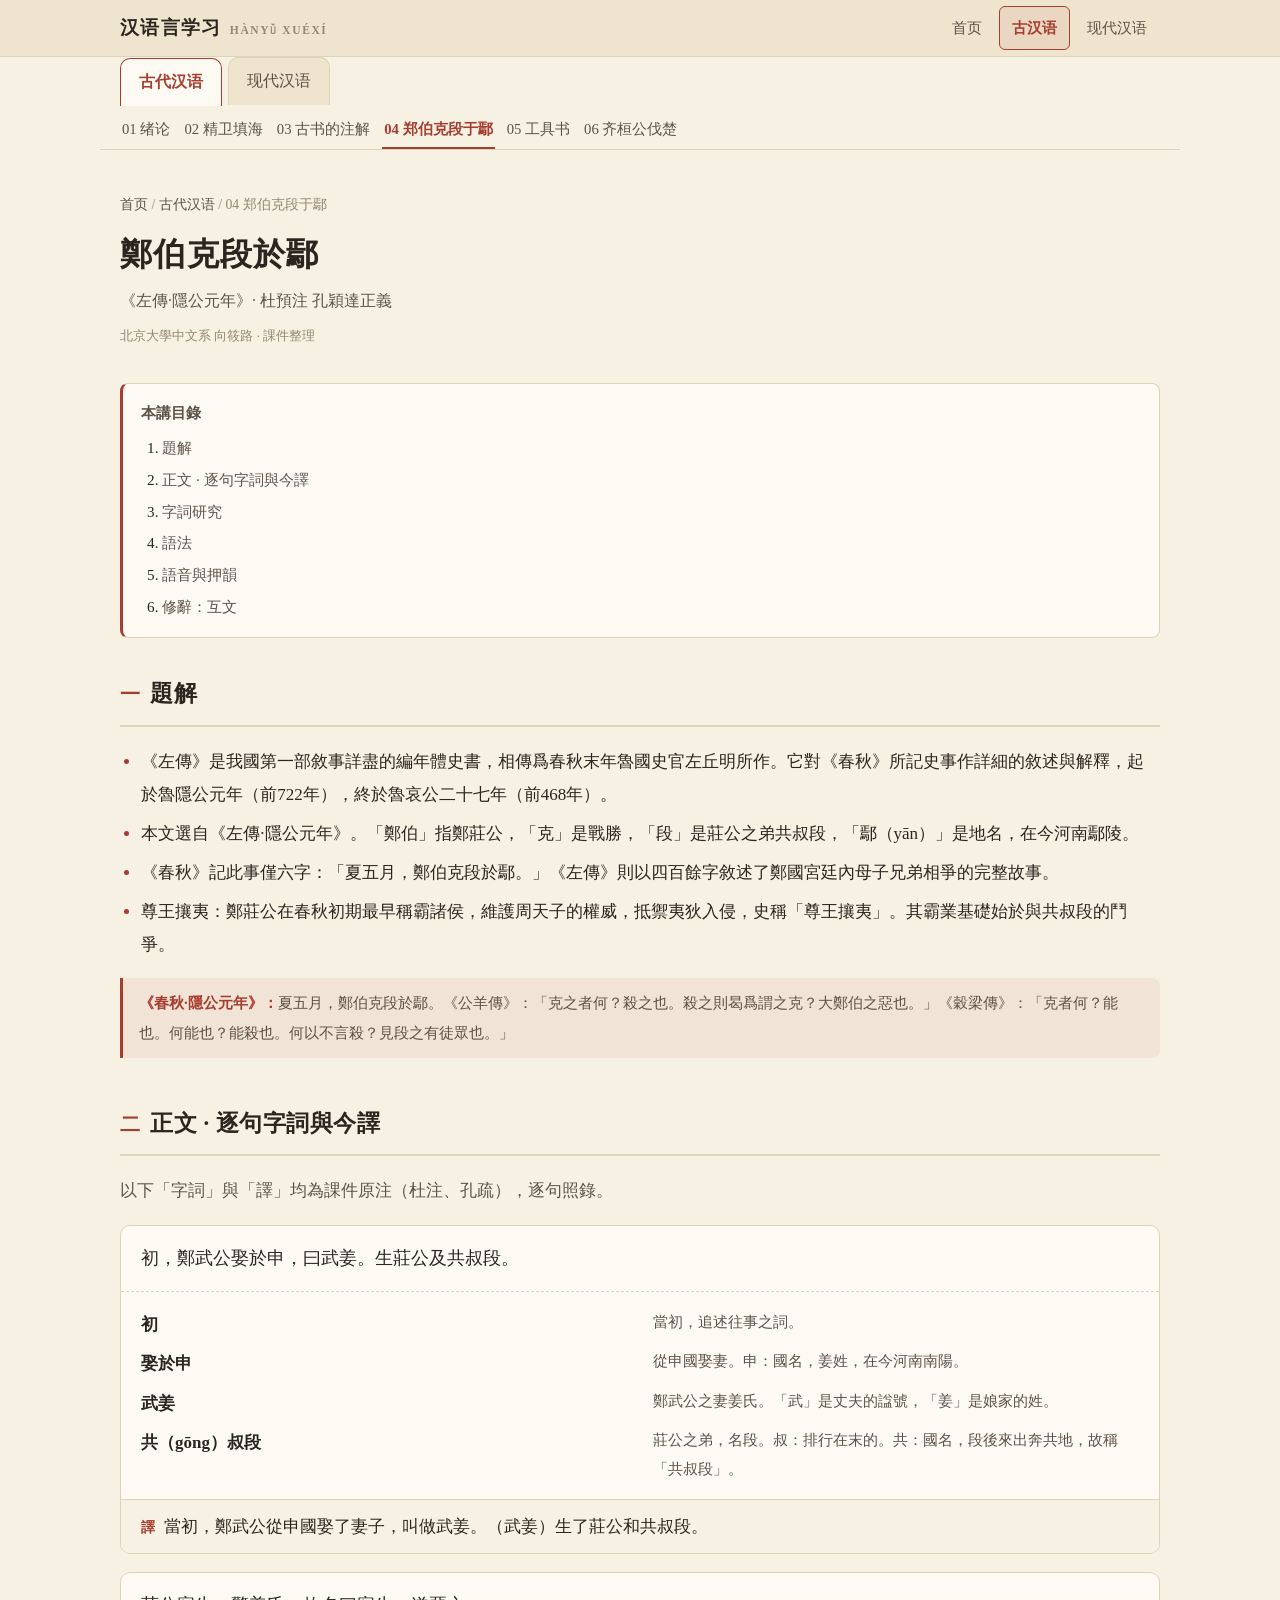
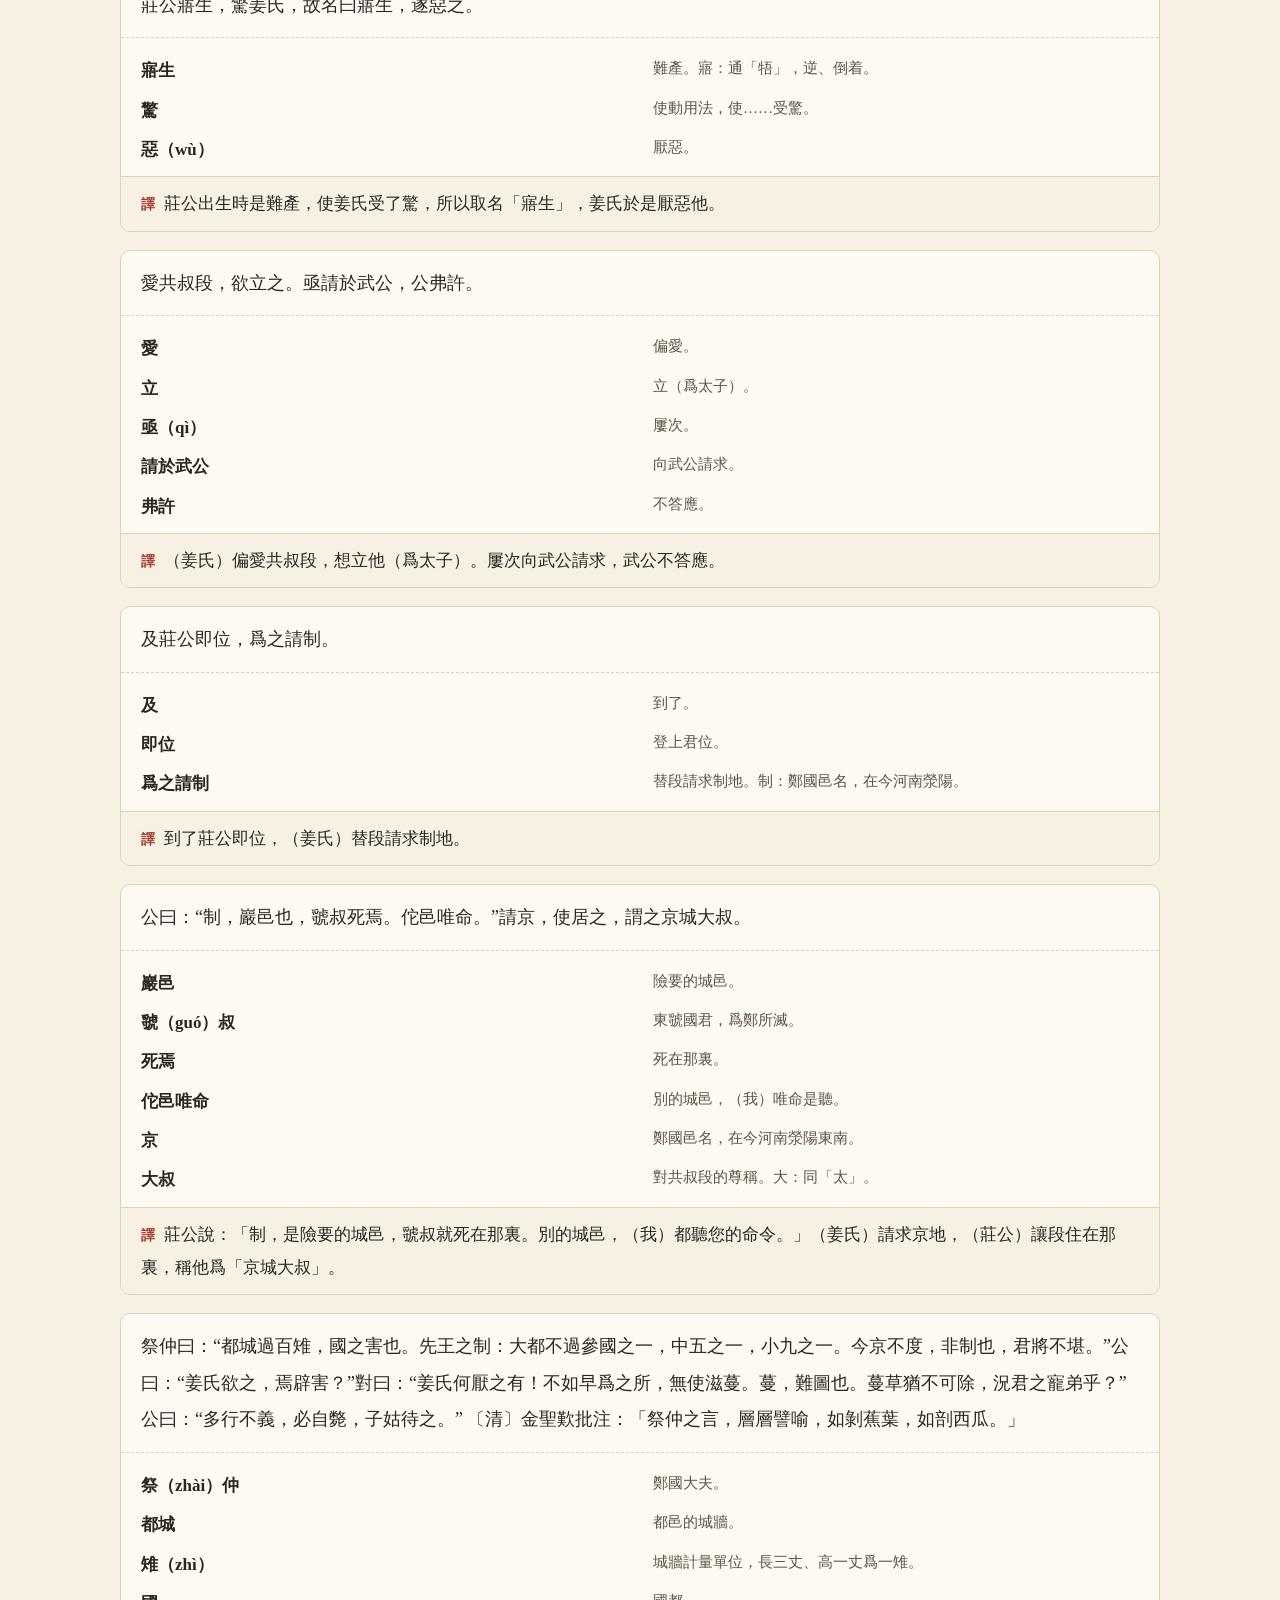
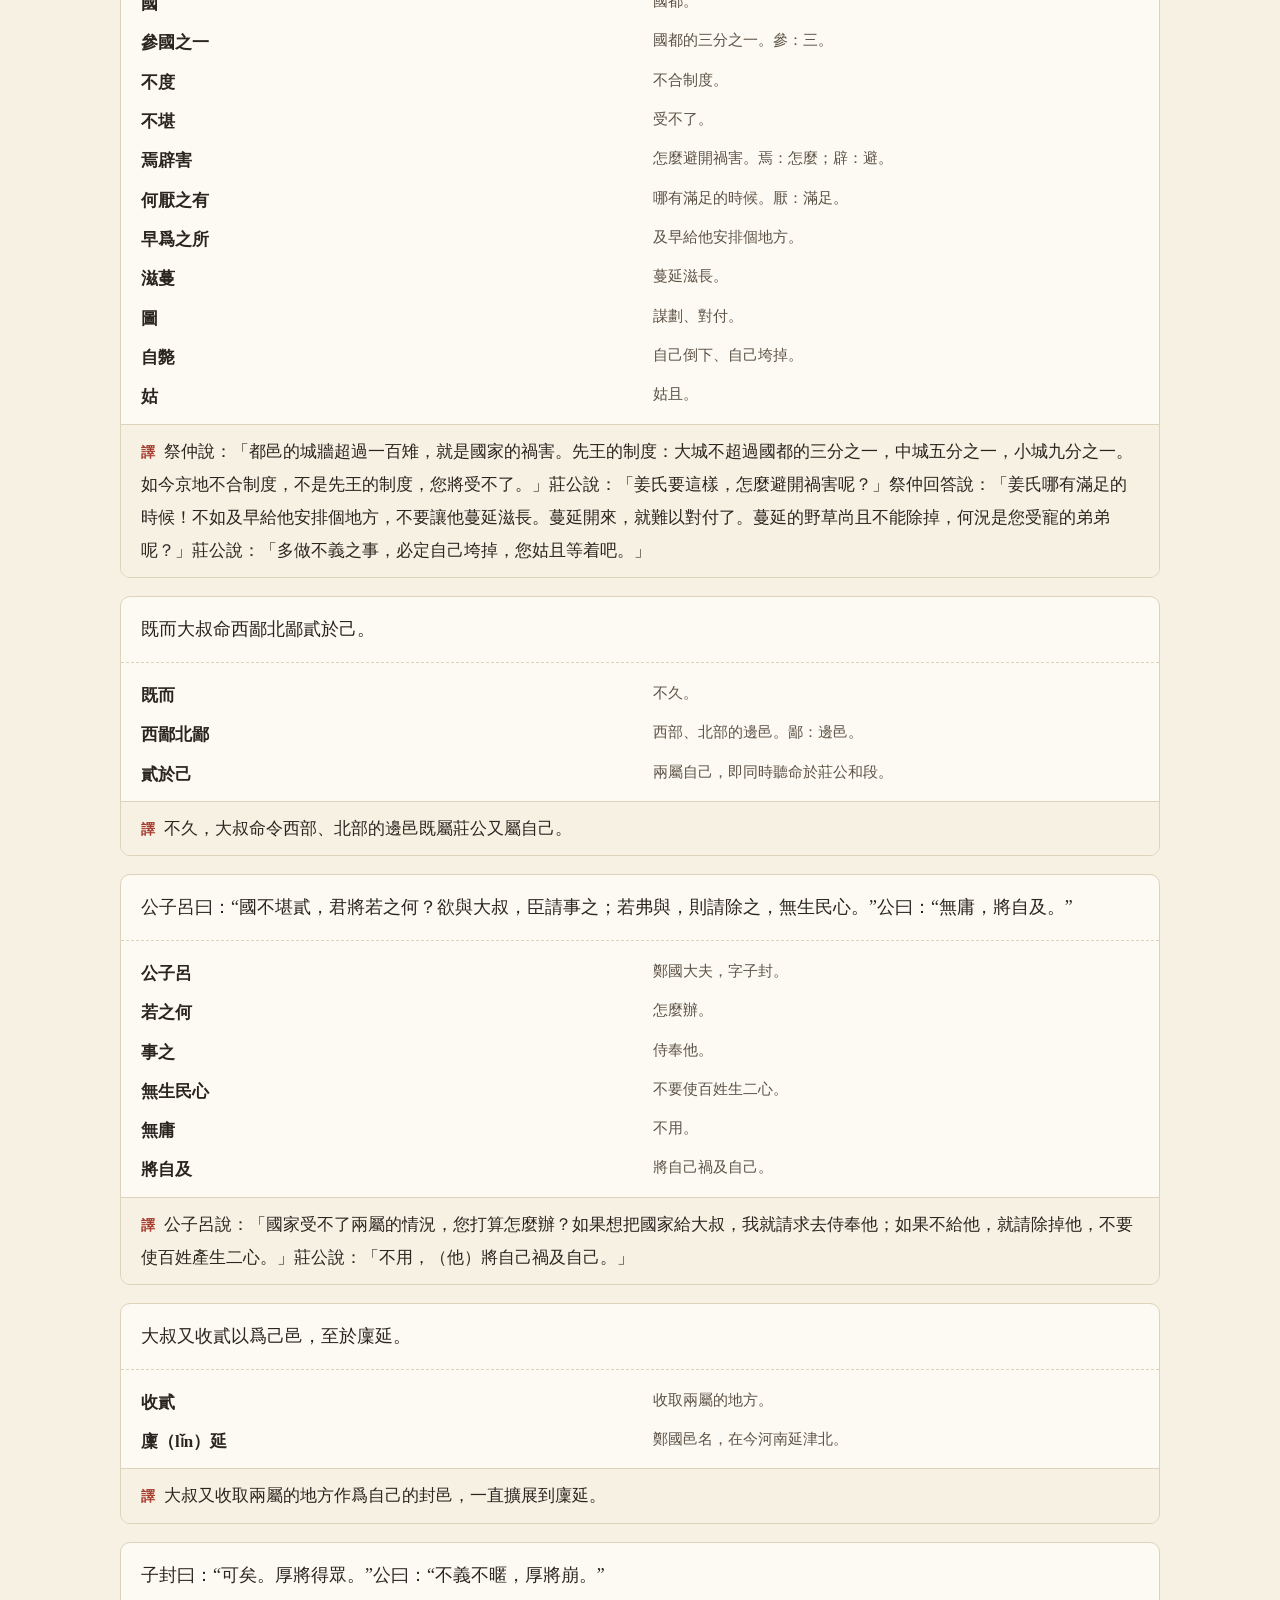
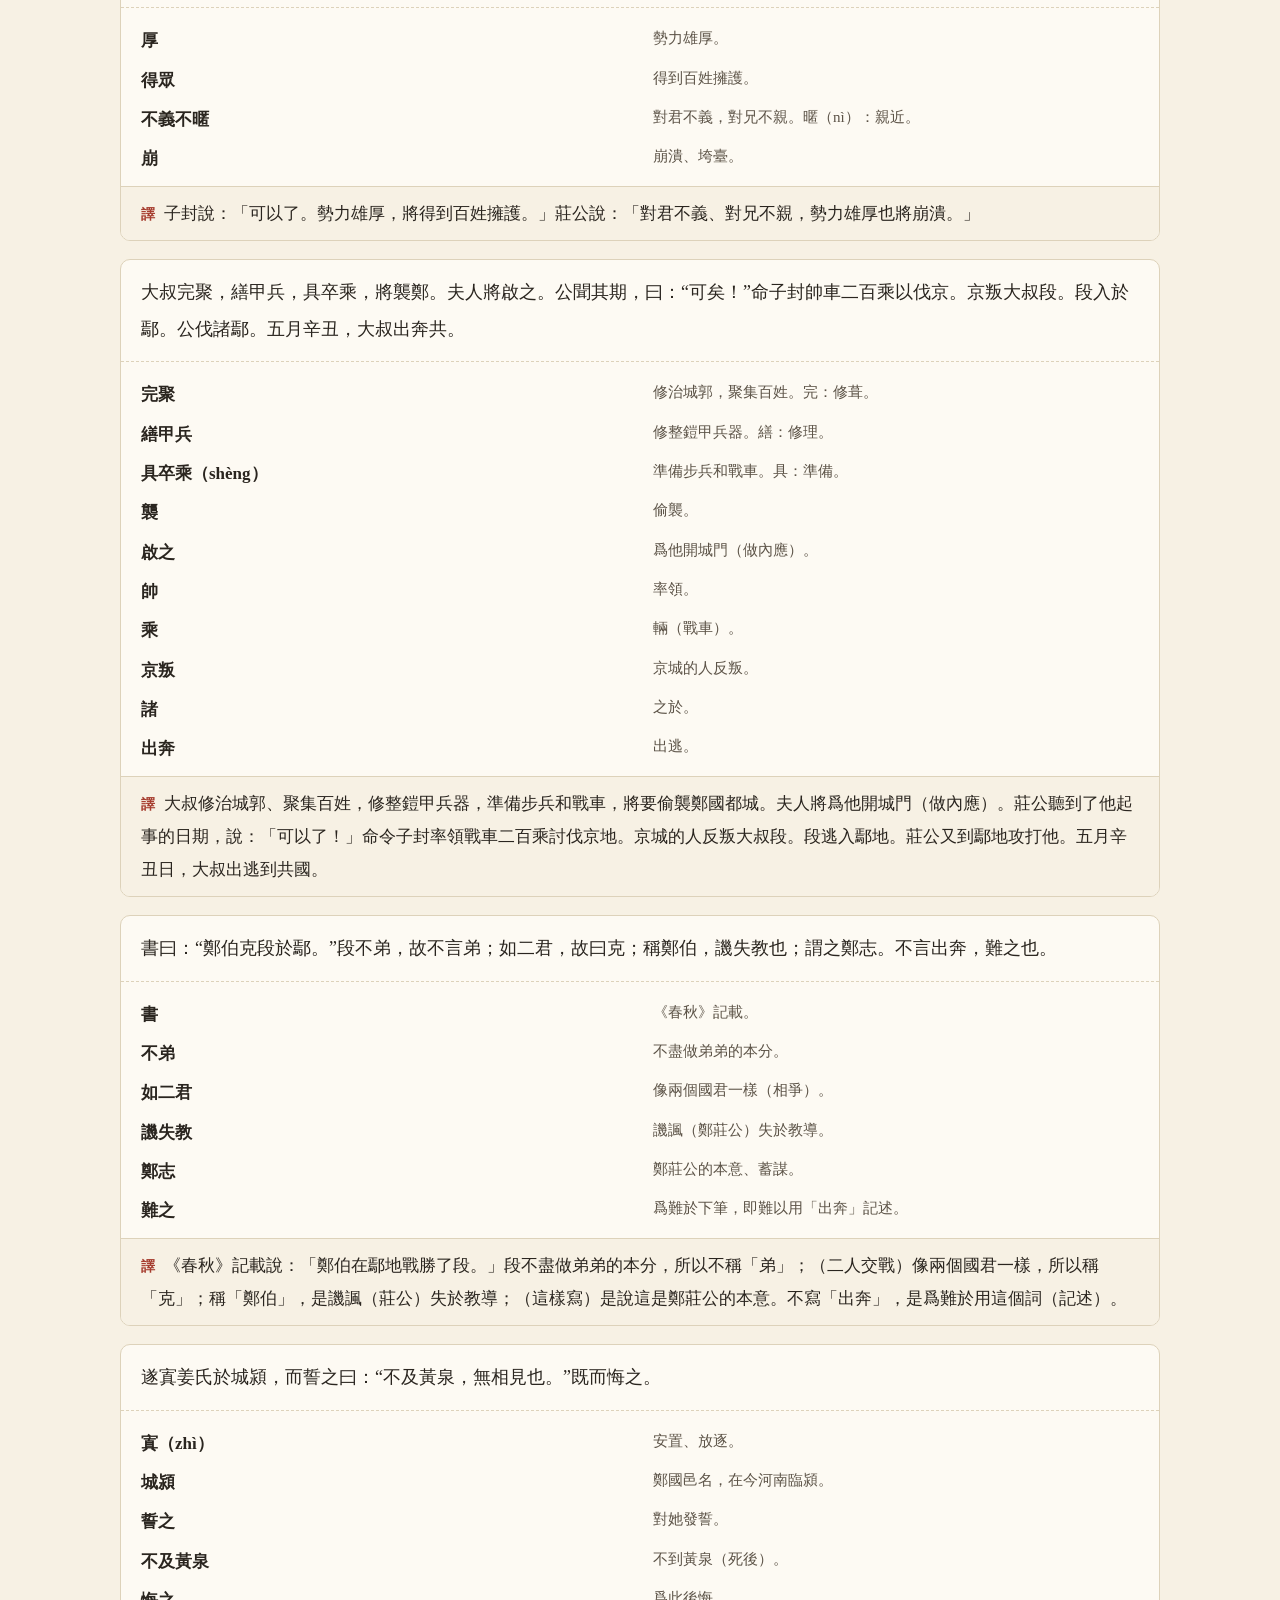
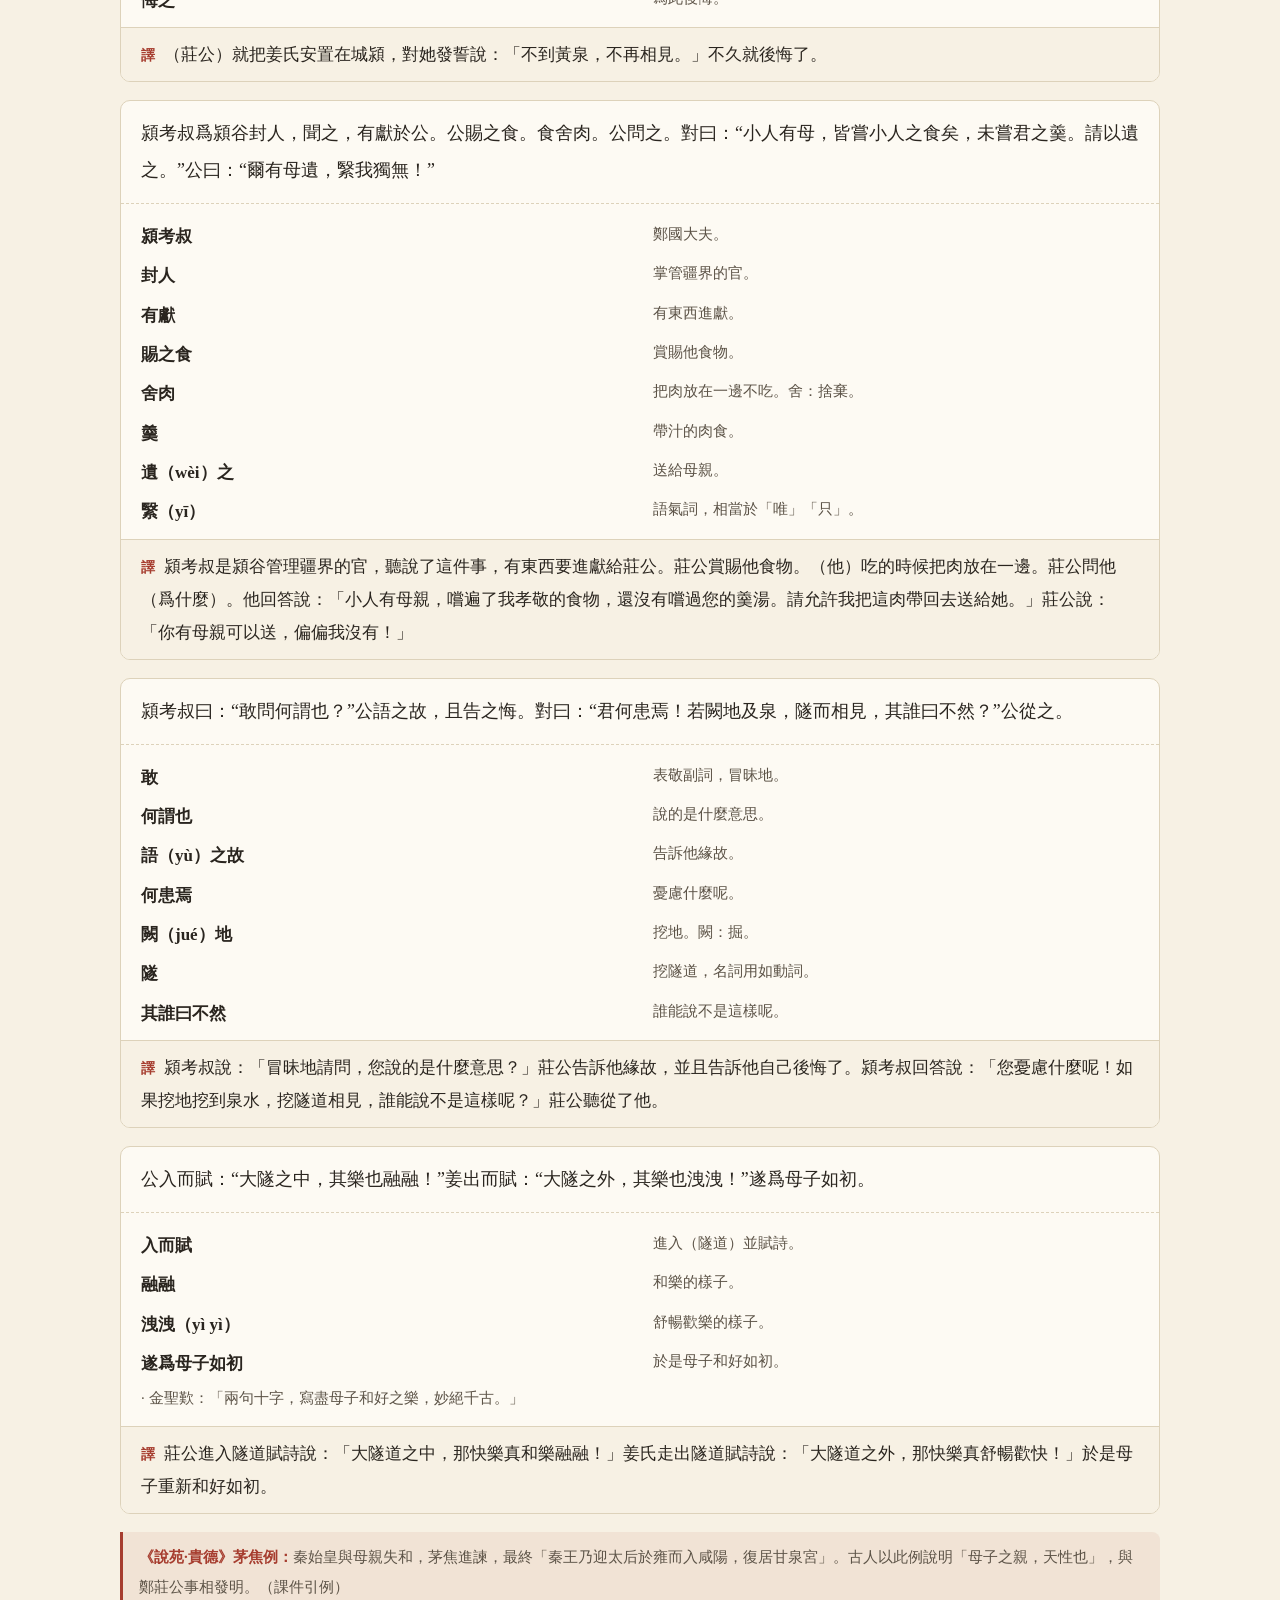
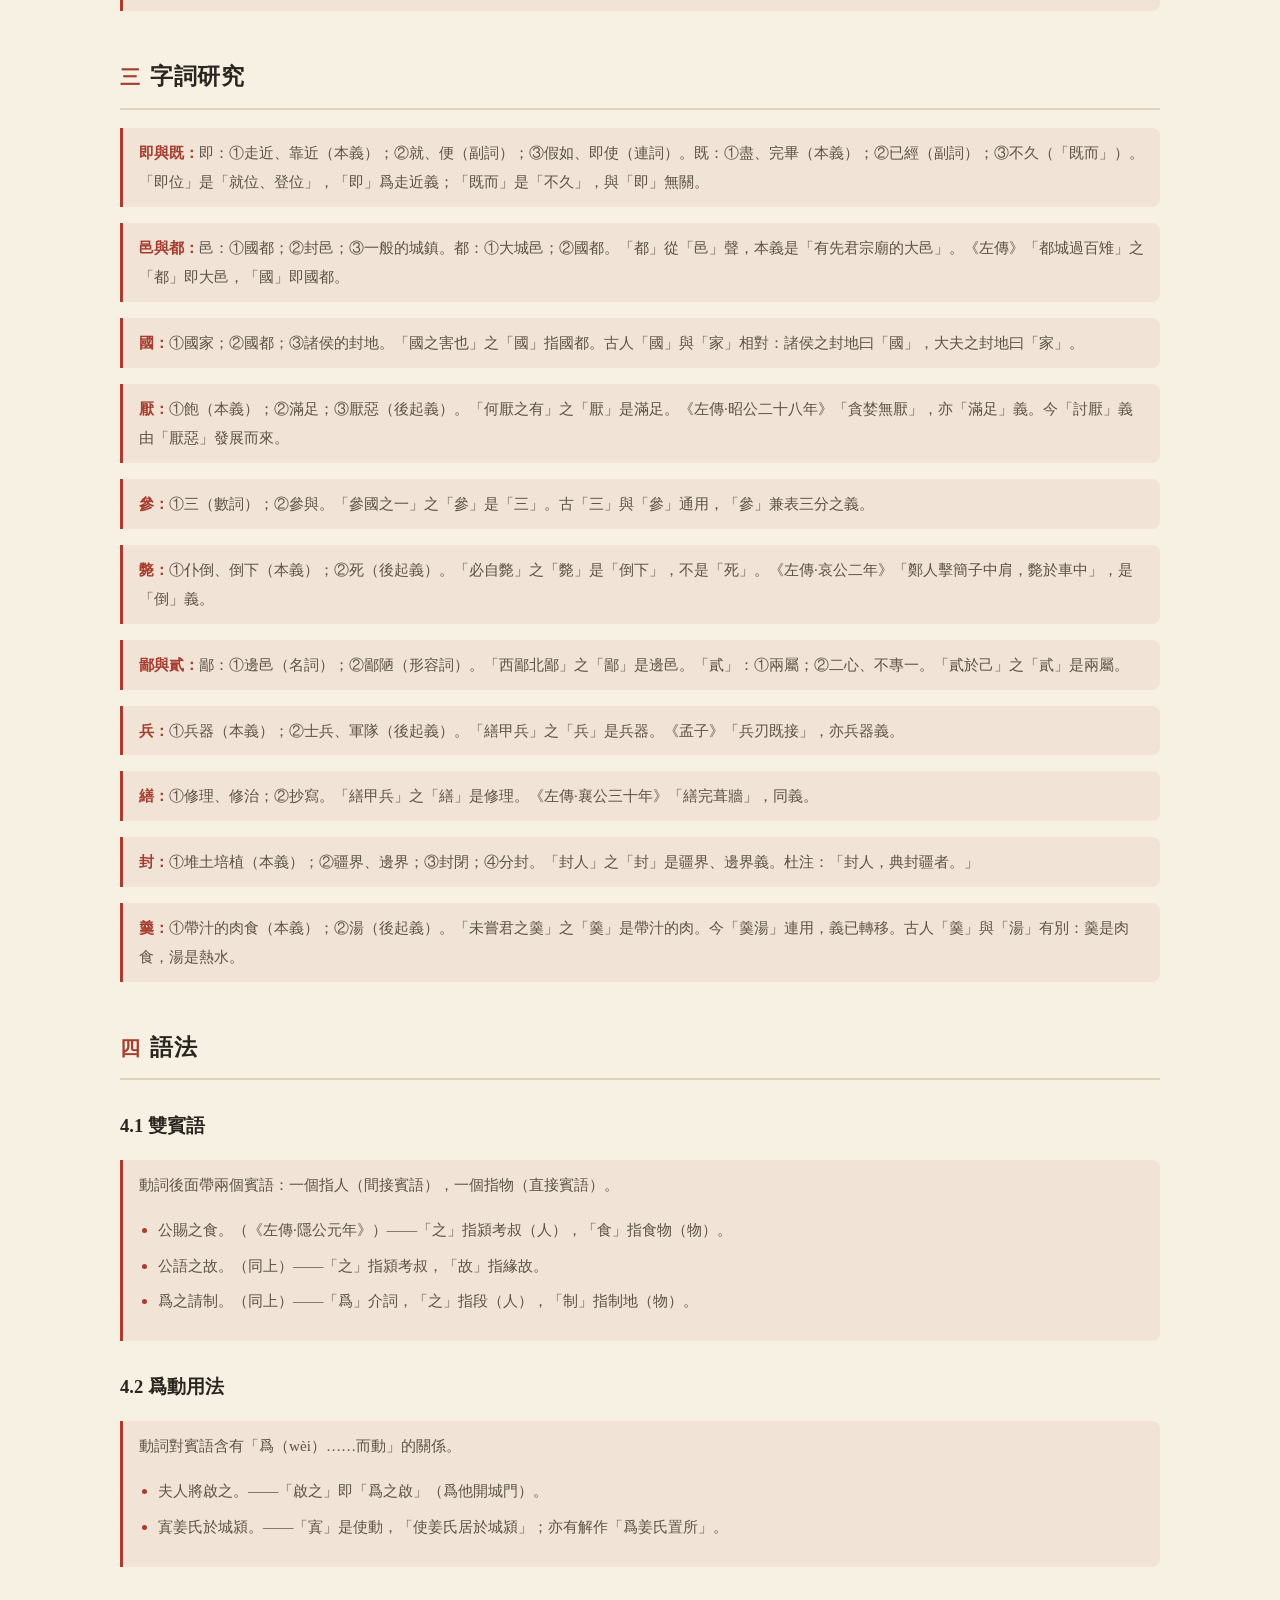
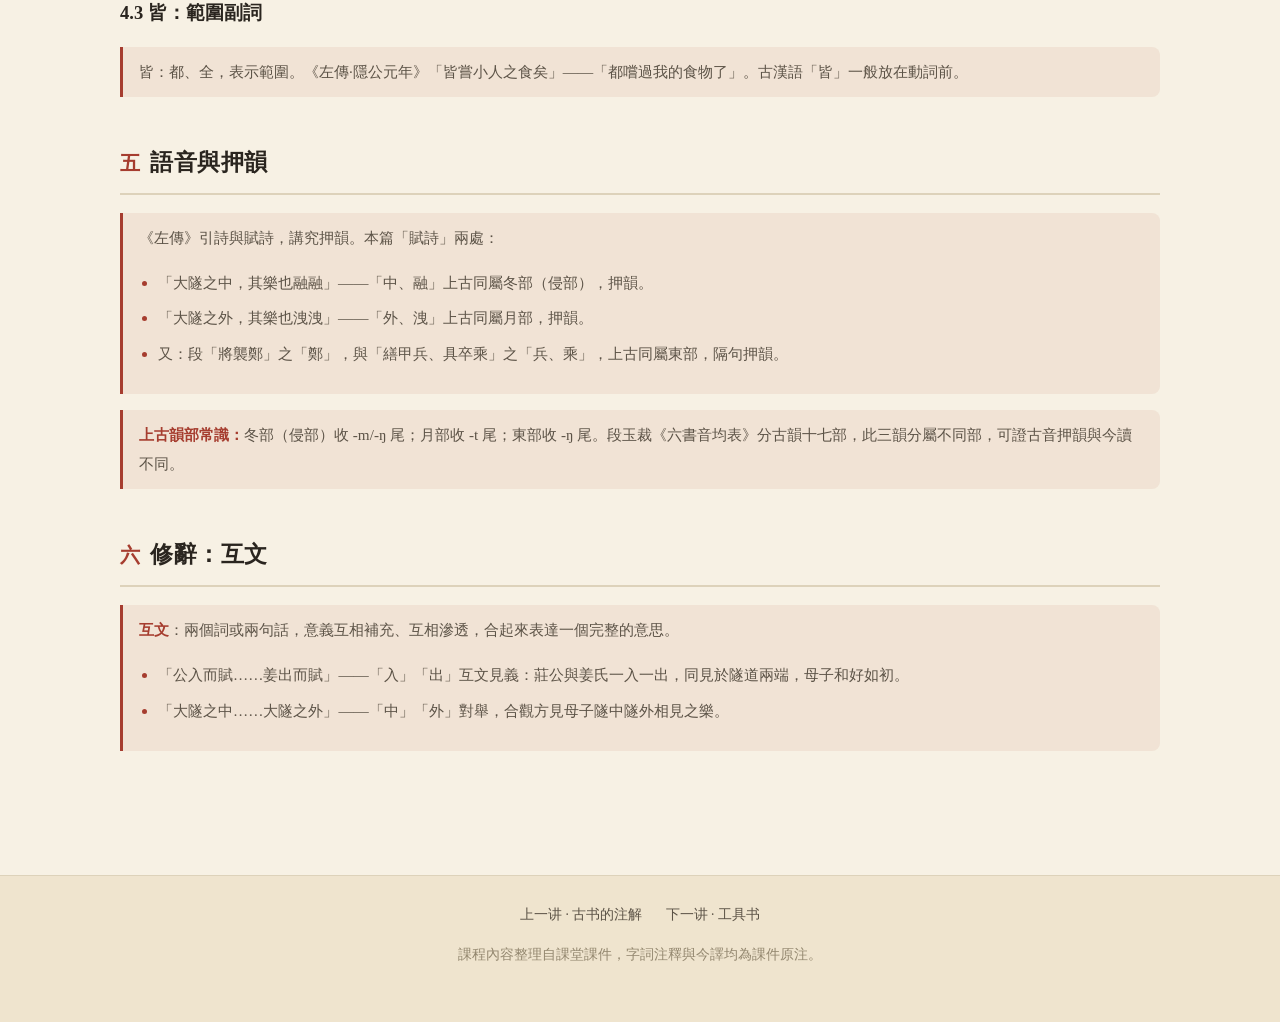
<file: gudai/04-郑伯克段于鄢.html>
<!DOCTYPE html>
<html lang="zh-CN">
<head>
<meta charset="UTF-8">
<meta name="viewport" content="width=device-width, initial-scale=1">
<title>古代汉语 04 · 郑伯克段于鄢 — 汉语言学习</title>
<link rel="icon" href="data:image/svg+xml,%3Csvg xmlns='http://www.w3.org/2000/svg' viewBox='0 0 64 64'%3E%3Crect width='64' height='64' rx='12' fill='%23f7f1e4'/%3E%3Ctext x='32' y='44' font-size='34' text-anchor='middle' fill='%23a63d2f' font-family='serif'%3E汉%3C/text%3E%3C/svg%3E">
<link rel="stylesheet" href="../assets/style.css">
</head>
<body class="m-gudai">

<header class="masthead">
  <div class="masthead-inner">
    <a class="brand" href="../index.html">
      <span class="brand-cn">汉语言学习</span>
      <span class="brand-en">HÀNYǓ XUÉXÍ</span>
    </a>
    <nav>
      <a href="../index.html">首页</a>
      <a href="01-绪论.html" class="on">古汉语</a>
      <a href="../xiandai/01-现代汉语绪论.html">现代汉语</a>
    </nav>
  </div>
</header>

<div class="module-switch" style="max-width:1080px;margin:0 auto;padding:0 20px">
  <a href="01-绪论.html" class="on">古代汉语</a>
  <a href="../xiandai/01-现代汉语绪论.html">现代汉语</a>
</div>

<nav class="lesson-nav">
  <a href="01-绪论.html">01 绪论</a>
  <a href="02-精卫填海.html">02 精卫填海</a>
  <a href="03-古书的注解.html">03 古书的注解</a>
  <a href="04-郑伯克段于鄢.html" class="on">04 郑伯克段于鄢</a>
  <a href="05-古汉语常用工具书.html">05 工具书</a>
  <a href="06-齐桓公伐楚.html">06 齐桓公伐楚</a>
</nav>

<main>
  <div class="page-head">
    <p class="crumb"><a href="../index.html">首页</a> / <a href="01-绪论.html">古代汉语</a> / 04 郑伯克段于鄢</p>
    <h1>鄭伯克段於鄢</h1>
    <p class="subtitle">《左傳·隱公元年》· 杜預注 孔穎達正義</p>
    <p class="lesson-src">北京大學中文系 向筱路 · 課件整理</p>
  </div>

  <nav class="toc">
    <b>本講目錄</b>
    <ol>
      <li><a href="#s1">題解</a></li>
      <li><a href="#s2">正文 · 逐句字詞與今譯</a></li>
      <li><a href="#s3">字詞研究</a></li>
      <li><a href="#s4">語法</a></li>
      <li><a href="#s5">語音與押韻</a></li>
      <li><a href="#s6">修辭：互文</a></li>
    </ol>
  </nav>

  <section class="sec" id="s1">
    <h2><span class="no">一</span>題解</h2>
    <ul class="points">
      <li>《左傳》是我國第一部敘事詳盡的編年體史書，相傳爲春秋末年魯國史官左丘明所作。它對《春秋》所記史事作詳細的敘述與解釋，起於魯隱公元年（前722年），終於魯哀公二十七年（前468年）。</li>
      <li>本文選自《左傳·隱公元年》。「鄭伯」指鄭莊公，「克」是戰勝，「段」是莊公之弟共叔段，「鄢（yān）」是地名，在今河南鄢陵。</li>
      <li>《春秋》記此事僅六字：「夏五月，鄭伯克段於鄢。」《左傳》則以四百餘字敘述了鄭國宮廷內母子兄弟相爭的完整故事。</li>
      <li>尊王攘夷：鄭莊公在春秋初期最早稱霸諸侯，維護周天子的權威，抵禦夷狄入侵，史稱「尊王攘夷」。其霸業基礎始於與共叔段的鬥爭。</li>
    </ul>
    <div class="note"><b>《春秋·隱公元年》：</b>夏五月，鄭伯克段於鄢。《公羊傳》：「克之者何？殺之也。殺之則曷爲謂之克？大鄭伯之惡也。」《穀梁傳》：「克者何？能也。何能也？能殺也。何以不言殺？見段之有徒眾也。」</div>
  </section>

  <section class="sec" id="s2">
    <h2><span class="no">二</span>正文 · 逐句字詞與今譯</h2>
    <p class="lead">以下「字詞」與「譯」均為課件原注（杜注、孔疏），逐句照錄。</p>

    <figure class="sentence">
      <div class="wen">初，鄭武公娶於申，曰武姜。生莊公及共叔段。</div>
      <div class="ci">
        <dl>
          <dt>初<dd>當初，追述往事之詞。
          <dt>娶於申<dd>從申國娶妻。申：國名，姜姓，在今河南南陽。
          <dt>武姜<dd>鄭武公之妻姜氏。「武」是丈夫的諡號，「姜」是娘家的姓。
          <dt>共（gōng）叔段<dd>莊公之弟，名段。叔：排行在末的。共：國名，段後來出奔共地，故稱「共叔段」。
        </dl>
      </div>
      <div class="yi"><b>譯</b>當初，鄭武公從申國娶了妻子，叫做武姜。（武姜）生了莊公和共叔段。</div>
    </figure>

    <figure class="sentence">
      <div class="wen">莊公寤生，驚姜氏，故名曰寤生，遂惡之。</div>
      <div class="ci">
        <dl>
          <dt>寤生<dd>難產。寤：通「牾」，逆、倒着。
          <dt>驚<dd>使動用法，使……受驚。
          <dt>惡（wù）<dd>厭惡。
        </dl>
      </div>
      <div class="yi"><b>譯</b>莊公出生時是難產，使姜氏受了驚，所以取名「寤生」，姜氏於是厭惡他。</div>
    </figure>

    <figure class="sentence">
      <div class="wen">愛共叔段，欲立之。亟請於武公，公弗許。</div>
      <div class="ci">
        <dl>
          <dt>愛<dd>偏愛。
          <dt>立<dd>立（爲太子）。
          <dt>亟（qì）<dd>屢次。
          <dt>請於武公<dd>向武公請求。
          <dt>弗許<dd>不答應。
        </dl>
      </div>
      <div class="yi"><b>譯</b>（姜氏）偏愛共叔段，想立他（爲太子）。屢次向武公請求，武公不答應。</div>
    </figure>

    <figure class="sentence">
      <div class="wen">及莊公即位，爲之請制。</div>
      <div class="ci">
        <dl>
          <dt>及<dd>到了。
          <dt>即位<dd>登上君位。
          <dt>爲之請制<dd>替段請求制地。制：鄭國邑名，在今河南滎陽。
        </dl>
      </div>
      <div class="yi"><b>譯</b>到了莊公即位，（姜氏）替段請求制地。</div>
    </figure>

    <figure class="sentence">
      <div class="wen">公曰：“制，巖邑也，虢叔死焉。佗邑唯命。”請京，使居之，謂之京城大叔。</div>
      <div class="ci">
        <dl>
          <dt>巖邑<dd>險要的城邑。
          <dt>虢（guó）叔<dd>東虢國君，爲鄭所滅。
          <dt>死焉<dd>死在那裏。
          <dt>佗邑唯命<dd>別的城邑，（我）唯命是聽。
          <dt>京<dd>鄭國邑名，在今河南滎陽東南。
          <dt>大叔<dd>對共叔段的尊稱。大：同「太」。
        </dl>
      </div>
      <div class="yi"><b>譯</b>莊公說：「制，是險要的城邑，虢叔就死在那裏。別的城邑，（我）都聽您的命令。」（姜氏）請求京地，（莊公）讓段住在那裏，稱他爲「京城大叔」。</div>
    </figure>

    <figure class="sentence">
      <div class="wen">祭仲曰：“都城過百雉，國之害也。先王之制：大都不過參國之一，中五之一，小九之一。今京不度，非制也，君將不堪。”公曰：“姜氏欲之，焉辟害？”對曰：“姜氏何厭之有！不如早爲之所，無使滋蔓。蔓，難圖也。蔓草猶不可除，況君之寵弟乎？”公曰：“多行不義，必自斃，子姑待之。”
        <span class="src">〔清〕金聖歎批注：「祭仲之言，層層譬喻，如剝蕉葉，如剖西瓜。」</span>
      </div>
      <div class="ci">
        <dl>
          <dt>祭（zhài）仲<dd>鄭國大夫。
          <dt>都城<dd>都邑的城牆。
          <dt>雉（zhì）<dd>城牆計量單位，長三丈、高一丈爲一雉。
          <dt>國<dd>國都。
          <dt>參國之一<dd>國都的三分之一。參：三。
          <dt>不度<dd>不合制度。
          <dt>不堪<dd>受不了。
          <dt>焉辟害<dd>怎麼避開禍害。焉：怎麼；辟：避。
          <dt>何厭之有<dd>哪有滿足的時候。厭：滿足。
          <dt>早爲之所<dd>及早給他安排個地方。
          <dt>滋蔓<dd>蔓延滋長。
          <dt>圖<dd>謀劃、對付。
          <dt>自斃<dd>自己倒下、自己垮掉。
          <dt>姑<dd>姑且。
        </dl>
      </div>
      <div class="yi"><b>譯</b>祭仲說：「都邑的城牆超過一百雉，就是國家的禍害。先王的制度：大城不超過國都的三分之一，中城五分之一，小城九分之一。如今京地不合制度，不是先王的制度，您將受不了。」莊公說：「姜氏要這樣，怎麼避開禍害呢？」祭仲回答說：「姜氏哪有滿足的時候！不如及早給他安排個地方，不要讓他蔓延滋長。蔓延開來，就難以對付了。蔓延的野草尚且不能除掉，何況是您受寵的弟弟呢？」莊公說：「多做不義之事，必定自己垮掉，您姑且等着吧。」</div>
    </figure>

    <figure class="sentence">
      <div class="wen">既而大叔命西鄙北鄙貳於己。</div>
      <div class="ci">
        <dl>
          <dt>既而<dd>不久。
          <dt>西鄙北鄙<dd>西部、北部的邊邑。鄙：邊邑。
          <dt>貳於己<dd>兩屬自己，即同時聽命於莊公和段。
        </dl>
      </div>
      <div class="yi"><b>譯</b>不久，大叔命令西部、北部的邊邑既屬莊公又屬自己。</div>
    </figure>

    <figure class="sentence">
      <div class="wen">公子呂曰：“國不堪貳，君將若之何？欲與大叔，臣請事之；若弗與，則請除之，無生民心。”公曰：“無庸，將自及。”
      </div>
      <div class="ci">
        <dl>
          <dt>公子呂<dd>鄭國大夫，字子封。
          <dt>若之何<dd>怎麼辦。
          <dt>事之<dd>侍奉他。
          <dt>無生民心<dd>不要使百姓生二心。
          <dt>無庸<dd>不用。
          <dt>將自及<dd>將自己禍及自己。
        </dl>
      </div>
      <div class="yi"><b>譯</b>公子呂說：「國家受不了兩屬的情況，您打算怎麼辦？如果想把國家給大叔，我就請求去侍奉他；如果不給他，就請除掉他，不要使百姓產生二心。」莊公說：「不用，（他）將自己禍及自己。」</div>
    </figure>

    <figure class="sentence">
      <div class="wen">大叔又收貳以爲己邑，至於廩延。</div>
      <div class="ci">
        <dl>
          <dt>收貳<dd>收取兩屬的地方。
          <dt>廩（lǐn）延<dd>鄭國邑名，在今河南延津北。
        </dl>
      </div>
      <div class="yi"><b>譯</b>大叔又收取兩屬的地方作爲自己的封邑，一直擴展到廩延。</div>
    </figure>

    <figure class="sentence">
      <div class="wen">子封曰：“可矣。厚將得眾。”公曰：“不義不暱，厚將崩。”
      </div>
      <div class="ci">
        <dl>
          <dt>厚<dd>勢力雄厚。
          <dt>得眾<dd>得到百姓擁護。
          <dt>不義不暱<dd>對君不義，對兄不親。暱（nì）：親近。
          <dt>崩<dd>崩潰、垮臺。
        </dl>
      </div>
      <div class="yi"><b>譯</b>子封說：「可以了。勢力雄厚，將得到百姓擁護。」莊公說：「對君不義、對兄不親，勢力雄厚也將崩潰。」</div>
    </figure>

    <figure class="sentence">
      <div class="wen">大叔完聚，繕甲兵，具卒乘，將襲鄭。夫人將啟之。公聞其期，曰：“可矣！”命子封帥車二百乘以伐京。京叛大叔段。段入於鄢。公伐諸鄢。五月辛丑，大叔出奔共。
      </div>
      <div class="ci">
        <dl>
          <dt>完聚<dd>修治城郭，聚集百姓。完：修葺。
          <dt>繕甲兵<dd>修整鎧甲兵器。繕：修理。
          <dt>具卒乘（shèng）<dd>準備步兵和戰車。具：準備。
          <dt>襲<dd>偷襲。
          <dt>啟之<dd>爲他開城門（做內應）。
          <dt>帥<dd>率領。
          <dt>乘<dd>輛（戰車）。
          <dt>京叛<dd>京城的人反叛。
          <dt>諸<dd>之於。
          <dt>出奔<dd>出逃。
        </dl>
      </div>
      <div class="yi"><b>譯</b>大叔修治城郭、聚集百姓，修整鎧甲兵器，準備步兵和戰車，將要偷襲鄭國都城。夫人將爲他開城門（做內應）。莊公聽到了他起事的日期，說：「可以了！」命令子封率領戰車二百乘討伐京地。京城的人反叛大叔段。段逃入鄢地。莊公又到鄢地攻打他。五月辛丑日，大叔出逃到共國。</div>
    </figure>

    <figure class="sentence">
      <div class="wen">書曰：“鄭伯克段於鄢。”段不弟，故不言弟；如二君，故曰克；稱鄭伯，譏失教也；謂之鄭志。不言出奔，難之也。
      </div>
      <div class="ci">
        <dl>
          <dt>書<dd>《春秋》記載。
          <dt>不弟<dd>不盡做弟弟的本分。
          <dt>如二君<dd>像兩個國君一樣（相爭）。
          <dt>譏失教<dd>譏諷（鄭莊公）失於教導。
          <dt>鄭志<dd>鄭莊公的本意、蓄謀。
          <dt>難之<dd>爲難於下筆，即難以用「出奔」記述。
        </dl>
      </div>
      <div class="yi"><b>譯</b>《春秋》記載說：「鄭伯在鄢地戰勝了段。」段不盡做弟弟的本分，所以不稱「弟」；（二人交戰）像兩個國君一樣，所以稱「克」；稱「鄭伯」，是譏諷（莊公）失於教導；（這樣寫）是說這是鄭莊公的本意。不寫「出奔」，是爲難於用這個詞（記述）。</div>
    </figure>

    <figure class="sentence">
      <div class="wen">遂寘姜氏於城潁，而誓之曰：“不及黃泉，無相見也。”既而悔之。
      </div>
      <div class="ci">
        <dl>
          <dt>寘（zhì）<dd>安置、放逐。
          <dt>城潁<dd>鄭國邑名，在今河南臨潁。
          <dt>誓之<dd>對她發誓。
          <dt>不及黃泉<dd>不到黃泉（死後）。
          <dt>悔之<dd>爲此後悔。
        </dl>
      </div>
      <div class="yi"><b>譯</b>（莊公）就把姜氏安置在城潁，對她發誓說：「不到黃泉，不再相見。」不久就後悔了。</div>
    </figure>

    <figure class="sentence">
      <div class="wen">潁考叔爲潁谷封人，聞之，有獻於公。公賜之食。食舍肉。公問之。對曰：“小人有母，皆嘗小人之食矣，未嘗君之羹。請以遺之。”公曰：“爾有母遺，繄我獨無！”
      </div>
      <div class="ci">
        <dl>
          <dt>潁考叔<dd>鄭國大夫。
          <dt>封人<dd>掌管疆界的官。
          <dt>有獻<dd>有東西進獻。
          <dt>賜之食<dd>賞賜他食物。
          <dt>舍肉<dd>把肉放在一邊不吃。舍：捨棄。
          <dt>羹<dd>帶汁的肉食。
          <dt>遺（wèi）之<dd>送給母親。
          <dt>繄（yī）<dd>語氣詞，相當於「唯」「只」。
        </dl>
      </div>
      <div class="yi"><b>譯</b>潁考叔是潁谷管理疆界的官，聽說了這件事，有東西要進獻給莊公。莊公賞賜他食物。（他）吃的時候把肉放在一邊。莊公問他（爲什麼）。他回答說：「小人有母親，嚐遍了我孝敬的食物，還沒有嚐過您的羹湯。請允許我把這肉帶回去送給她。」莊公說：「你有母親可以送，偏偏我沒有！」</div>
    </figure>

    <figure class="sentence">
      <div class="wen">潁考叔曰：“敢問何謂也？”公語之故，且告之悔。對曰：“君何患焉！若闕地及泉，隧而相見，其誰曰不然？”公從之。
      </div>
      <div class="ci">
        <dl>
          <dt>敢<dd>表敬副詞，冒昧地。
          <dt>何謂也<dd>說的是什麼意思。
          <dt>語（yù）之故<dd>告訴他緣故。
          <dt>何患焉<dd>憂慮什麼呢。
          <dt>闕（jué）地<dd>挖地。闕：掘。
          <dt>隧<dd>挖隧道，名詞用如動詞。
          <dt>其誰曰不然<dd>誰能說不是這樣呢。
        </dl>
      </div>
      <div class="yi"><b>譯</b>潁考叔說：「冒昧地請問，您說的是什麼意思？」莊公告訴他緣故，並且告訴他自己後悔了。潁考叔回答說：「您憂慮什麼呢！如果挖地挖到泉水，挖隧道相見，誰能說不是這樣呢？」莊公聽從了他。</div>
    </figure>

    <figure class="sentence">
      <div class="wen">公入而賦：“大隧之中，其樂也融融！”姜出而賦：“大隧之外，其樂也洩洩！”遂爲母子如初。
      </div>
      <div class="ci">
        <dl>
          <dt>入而賦<dd>進入（隧道）並賦詩。
          <dt>融融<dd>和樂的樣子。
          <dt>洩洩（yì yì）<dd>舒暢歡樂的樣子。
          <dt>遂爲母子如初<dd>於是母子和好如初。
        </dl>
        <div class="extra">·  金聖歎：「兩句十字，寫盡母子和好之樂，妙絕千古。」</div>
      </div>
      <div class="yi"><b>譯</b>莊公進入隧道賦詩說：「大隧道之中，那快樂真和樂融融！」姜氏走出隧道賦詩說：「大隧道之外，那快樂真舒暢歡快！」於是母子重新和好如初。</div>
    </figure>

    <div class="note"><b>《說苑·貴德》茅焦例：</b>秦始皇與母親失和，茅焦進諫，最終「秦王乃迎太后於雍而入咸陽，復居甘泉宮」。古人以此例說明「母子之親，天性也」，與鄭莊公事相發明。（課件引例）</div>
  </section>

  <section class="sec" id="s3">
    <h2><span class="no">三</span>字詞研究</h2>

    <div class="note"><b>即與既：</b>即：①走近、靠近（本義）；②就、便（副詞）；③假如、即使（連詞）。既：①盡、完畢（本義）；②已經（副詞）；③不久（「既而」）。「即位」是「就位、登位」，「即」爲走近義；「既而」是「不久」，與「即」無關。</div>

    <div class="note"><b>邑與都：</b>邑：①國都；②封邑；③一般的城鎮。都：①大城邑；②國都。「都」從「邑」聲，本義是「有先君宗廟的大邑」。《左傳》「都城過百雉」之「都」即大邑，「國」即國都。</div>

    <div class="note"><b>國：</b>①國家；②國都；③諸侯的封地。「國之害也」之「國」指國都。古人「國」與「家」相對：諸侯之封地曰「國」，大夫之封地曰「家」。</div>

    <div class="note"><b>厭：</b>①飽（本義）；②滿足；③厭惡（後起義）。「何厭之有」之「厭」是滿足。《左傳·昭公二十八年》「貪婪無厭」，亦「滿足」義。今「討厭」義由「厭惡」發展而來。</div>

    <div class="note"><b>參：</b>①三（數詞）；②參與。「參國之一」之「參」是「三」。古「三」與「參」通用，「參」兼表三分之義。</div>

    <div class="note"><b>斃：</b>①仆倒、倒下（本義）；②死（後起義）。「必自斃」之「斃」是「倒下」，不是「死」。《左傳·哀公二年》「鄭人擊簡子中肩，斃於車中」，是「倒」義。</div>

    <div class="note"><b>鄙與貳：</b>鄙：①邊邑（名詞）；②鄙陋（形容詞）。「西鄙北鄙」之「鄙」是邊邑。「貳」：①兩屬；②二心、不專一。「貳於己」之「貳」是兩屬。</div>

    <div class="note"><b>兵：</b>①兵器（本義）；②士兵、軍隊（後起義）。「繕甲兵」之「兵」是兵器。《孟子》「兵刃既接」，亦兵器義。</div>

    <div class="note"><b>繕：</b>①修理、修治；②抄寫。「繕甲兵」之「繕」是修理。《左傳·襄公三十年》「繕完葺牆」，同義。</div>

    <div class="note"><b>封：</b>①堆土培植（本義）；②疆界、邊界；③封閉；④分封。「封人」之「封」是疆界、邊界義。杜注：「封人，典封疆者。」</div>

    <div class="note"><b>羹：</b>①帶汁的肉食（本義）；②湯（後起義）。「未嘗君之羹」之「羹」是帶汁的肉。今「羹湯」連用，義已轉移。古人「羹」與「湯」有別：羹是肉食，湯是熱水。</div>
  </section>

  <section class="sec" id="s4">
    <h2><span class="no">四</span>語法</h2>

    <h3>4.1 雙賓語</h3>
    <div class="note">動詞後面帶兩個賓語：一個指人（間接賓語），一個指物（直接賓語）。
      <ul class="points">
        <li>公賜之食。（《左傳·隱公元年》）——「之」指潁考叔（人），「食」指食物（物）。</li>
        <li>公語之故。（同上）——「之」指潁考叔，「故」指緣故。</li>
        <li>爲之請制。（同上）——「爲」介詞，「之」指段（人），「制」指制地（物）。</li>
      </ul>
    </div>

    <h3>4.2 爲動用法</h3>
    <div class="note">動詞對賓語含有「爲（wèi）……而動」的關係。
      <ul class="points">
        <li>夫人將啟之。——「啟之」即「爲之啟」（爲他開城門）。</li>
        <li>寘姜氏於城潁。——「寘」是使動，「使姜氏居於城潁」；亦有解作「爲姜氏置所」。</li>
      </ul>
    </div>

    <h3>4.3 皆：範圍副詞</h3>
    <div class="note">皆：都、全，表示範圍。《左傳·隱公元年》「皆嘗小人之食矣」——「都嚐過我的食物了」。古漢語「皆」一般放在動詞前。</div>
  </section>

  <section class="sec" id="s5">
    <h2><span class="no">五</span>語音與押韻</h2>
    <div class="note">《左傳》引詩與賦詩，講究押韻。本篇「賦詩」兩處：
      <ul class="points">
        <li>「大隧之中，其樂也融融」——「中、融」上古同屬冬部（侵部），押韻。</li>
        <li>「大隧之外，其樂也洩洩」——「外、洩」上古同屬月部，押韻。</li>
        <li>又：段「將襲鄭」之「鄭」，與「繕甲兵、具卒乘」之「兵、乘」，上古同屬東部，隔句押韻。</li>
      </ul>
    </div>
    <div class="note"><b>上古韻部常識：</b>冬部（侵部）收 -m/-ŋ 尾；月部收 -t 尾；東部收 -ŋ 尾。段玉裁《六書音均表》分古韻十七部，此三韻分屬不同部，可證古音押韻與今讀不同。</div>
  </section>

  <section class="sec" id="s6">
    <h2><span class="no">六</span>修辭：互文</h2>
    <div class="note"><b>互文</b>：兩個詞或兩句話，意義互相補充、互相滲透，合起來表達一個完整的意思。
      <ul class="points">
        <li>「公入而賦……姜出而賦」——「入」「出」互文見義：莊公與姜氏一入一出，同見於隧道兩端，母子和好如初。
        <li>「大隧之中……大隧之外」——「中」「外」對舉，合觀方見母子隧中隧外相見之樂。
      </ul>
    </div>
  </section>
</main>

<footer>
  <div class="footer-links">
    <a href="03-古书的注解.html">上一讲 · 古书的注解</a>
    <a href="05-古汉语常用工具书.html">下一讲 · 工具书</a>
  </div>
  <p>課程內容整理自課堂課件，字詞注釋與今譯均為課件原注。</p>
</footer>

</body>
</html>
</file>
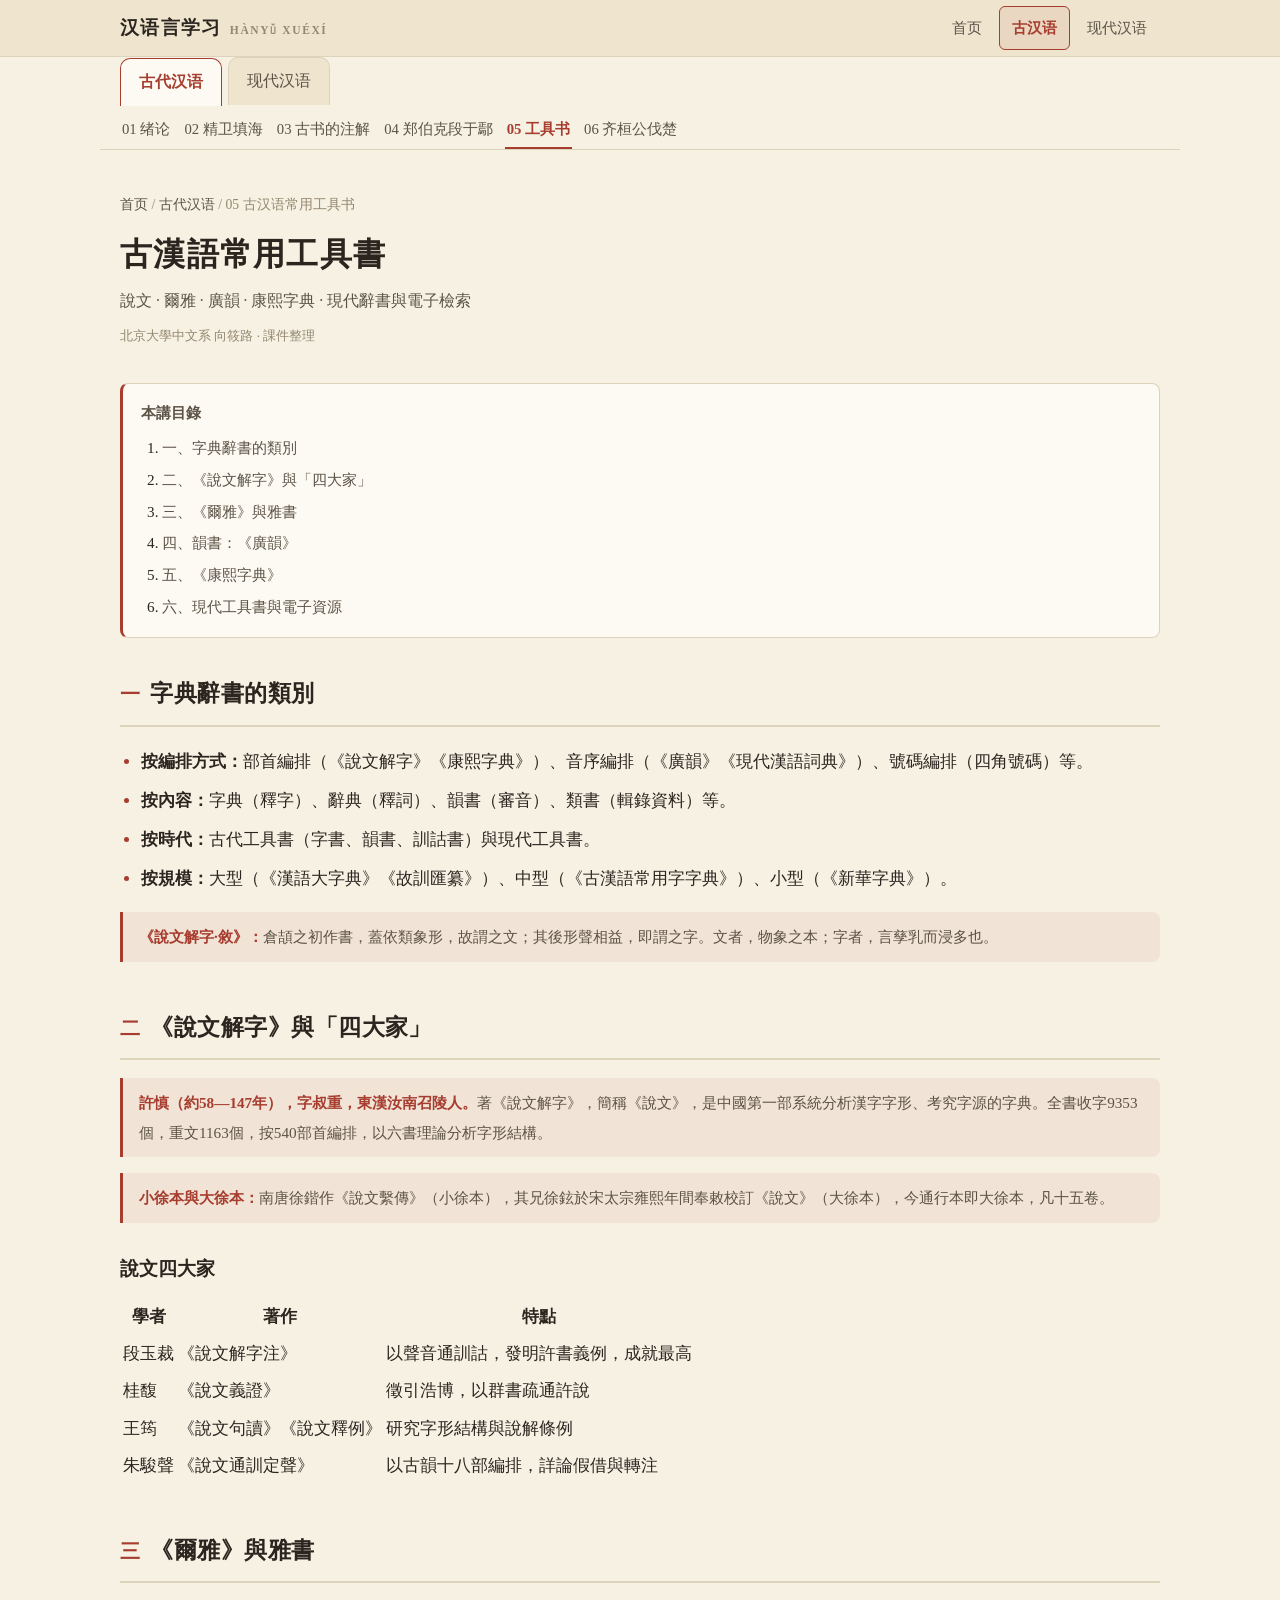
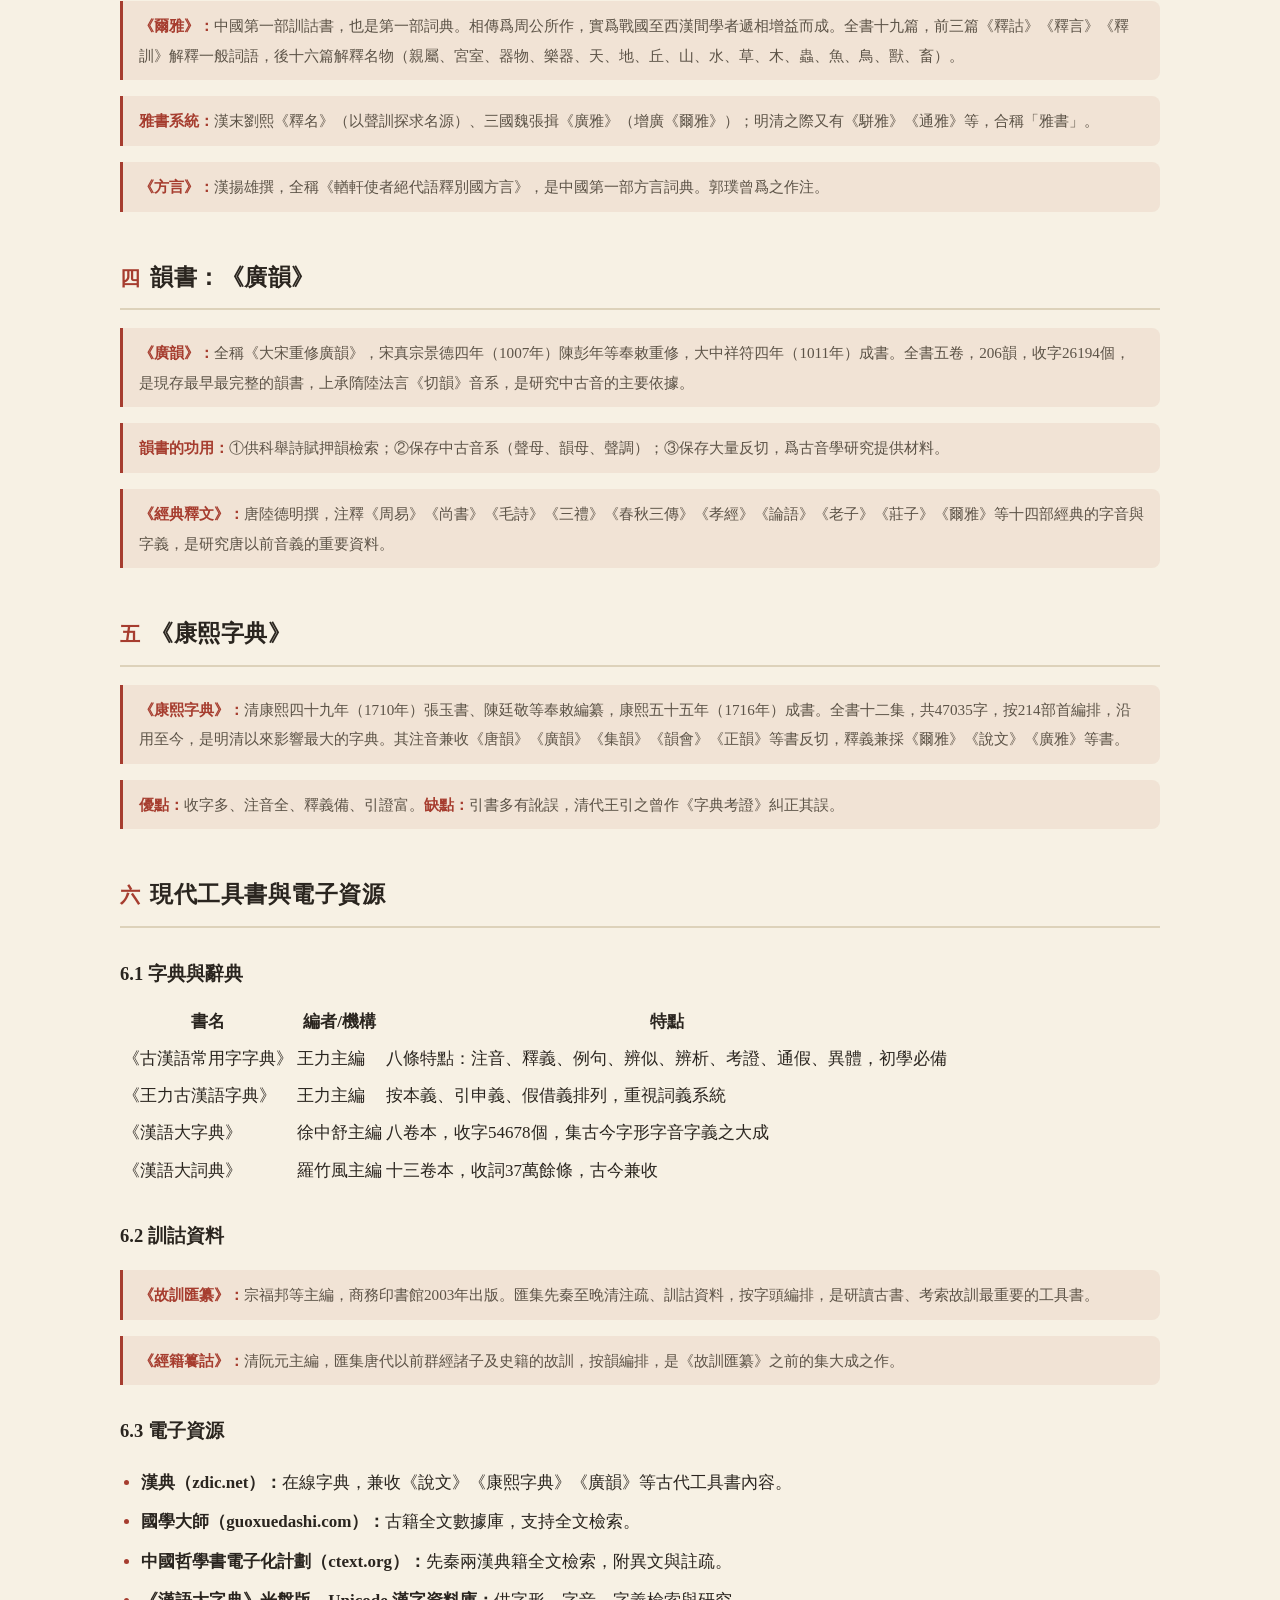
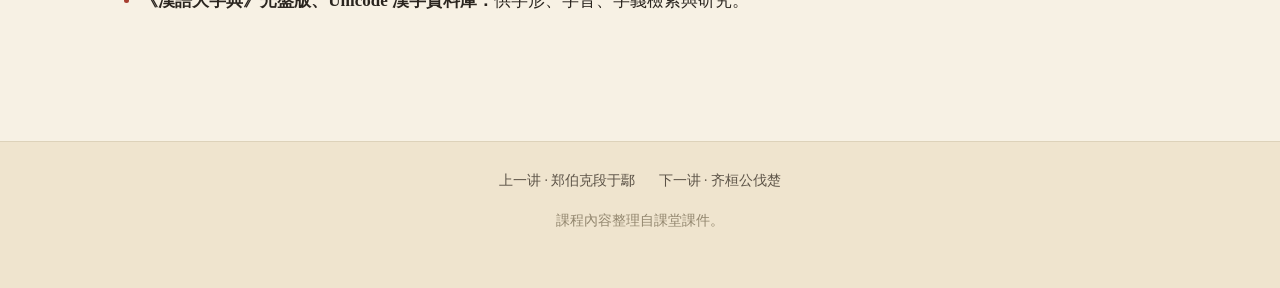
<file: gudai/05-古汉语常用工具书.html>
<!DOCTYPE html>
<html lang="zh-CN">
<head>
<meta charset="UTF-8">
<meta name="viewport" content="width=device-width, initial-scale=1">
<title>古代汉语 05 · 古汉语常用工具书 — 汉语言学习</title>
<link rel="icon" href="data:image/svg+xml,%3Csvg xmlns='http://www.w3.org/2000/svg' viewBox='0 0 64 64'%3E%3Crect width='64' height='64' rx='12' fill='%23f7f1e4'/%3E%3Ctext x='32' y='44' font-size='34' text-anchor='middle' fill='%23a63d2f' font-family='serif'%3E汉%3C/text%3E%3C/svg%3E">
<link rel="stylesheet" href="../assets/style.css">
</head>
<body class="m-gudai">

<header class="masthead">
  <div class="masthead-inner">
    <a class="brand" href="../index.html">
      <span class="brand-cn">汉语言学习</span>
      <span class="brand-en">HÀNYǓ XUÉXÍ</span>
    </a>
    <nav>
      <a href="../index.html">首页</a>
      <a href="01-绪论.html" class="on">古汉语</a>
      <a href="../xiandai/01-现代汉语绪论.html">现代汉语</a>
    </nav>
  </div>
</header>

<div class="module-switch" style="max-width:1080px;margin:0 auto;padding:0 20px">
  <a href="01-绪论.html" class="on">古代汉语</a>
  <a href="../xiandai/01-现代汉语绪论.html">现代汉语</a>
</div>

<nav class="lesson-nav">
  <a href="01-绪论.html">01 绪论</a>
  <a href="02-精卫填海.html">02 精卫填海</a>
  <a href="03-古书的注解.html">03 古书的注解</a>
  <a href="04-郑伯克段于鄢.html">04 郑伯克段于鄢</a>
  <a href="05-古汉语常用工具书.html" class="on">05 工具书</a>
  <a href="06-齐桓公伐楚.html">06 齐桓公伐楚</a>
</nav>

<main>
  <div class="page-head">
    <p class="crumb"><a href="../index.html">首页</a> / <a href="01-绪论.html">古代汉语</a> / 05 古汉语常用工具书</p>
    <h1>古漢語常用工具書</h1>
    <p class="subtitle">說文 · 爾雅 · 廣韻 · 康熙字典 · 現代辭書與電子檢索</p>
    <p class="lesson-src">北京大學中文系 向筱路 · 課件整理</p>
  </div>

  <nav class="toc">
    <b>本講目錄</b>
    <ol>
      <li><a href="#s1">一、字典辭書的類別</a></li>
      <li><a href="#s2">二、《說文解字》與「四大家」</a></li>
      <li><a href="#s3">三、《爾雅》與雅書</a></li>
      <li><a href="#s4">四、韻書：《廣韻》</a></li>
      <li><a href="#s5">五、《康熙字典》</a></li>
      <li><a href="#s6">六、現代工具書與電子資源</a></li>
    </ol>
  </nav>

  <section class="sec" id="s1">
    <h2><span class="no">一</span>字典辭書的類別</h2>
    <ul class="points">
      <li><b>按編排方式：</b>部首編排（《說文解字》《康熙字典》）、音序編排（《廣韻》《現代漢語詞典》）、號碼編排（四角號碼）等。</li>
      <li><b>按內容：</b>字典（釋字）、辭典（釋詞）、韻書（審音）、類書（輯錄資料）等。</li>
      <li><b>按時代：</b>古代工具書（字書、韻書、訓詁書）與現代工具書。</li>
      <li><b>按規模：</b>大型（《漢語大字典》《故訓匯纂》）、中型（《古漢語常用字字典》）、小型（《新華字典》）。</li>
    </ul>
    <div class="note"><b>《說文解字·敘》：</b>倉頡之初作書，蓋依類象形，故謂之文；其後形聲相益，即謂之字。文者，物象之本；字者，言孳乳而浸多也。</div>
  </section>

  <section class="sec" id="s2">
    <h2><span class="no">二</span>《說文解字》與「四大家」</h2>

    <div class="note"><b>許慎（約58—147年），字叔重，東漢汝南召陵人。</b>著《說文解字》，簡稱《說文》，是中國第一部系統分析漢字字形、考究字源的字典。全書收字9353個，重文1163個，按540部首編排，以六書理論分析字形結構。</div>

    <div class="note"><b>小徐本與大徐本：</b>南唐徐鍇作《說文繫傳》（小徐本），其兄徐鉉於宋太宗雍熙年間奉敕校訂《說文》（大徐本），今通行本即大徐本，凡十五卷。</div>

    <h3>說文四大家</h3>
    <table class="grid">
      <thead><tr><th>學者</th><th>著作</th><th>特點</th></tr></thead>
      <tbody>
        <tr><td>段玉裁</td><td>《說文解字注》</td><td>以聲音通訓詁，發明許書義例，成就最高</td></tr>
        <tr><td>桂馥</td><td>《說文義證》</td><td>徵引浩博，以群書疏通許說</td></tr>
        <tr><td>王筠</td><td>《說文句讀》《說文釋例》</td><td>研究字形結構與說解條例</td></tr>
        <tr><td>朱駿聲</td><td>《說文通訓定聲》</td><td>以古韻十八部編排，詳論假借與轉注</td></tr>
      </tbody>
    </table>
  </section>

  <section class="sec" id="s3">
    <h2><span class="no">三</span>《爾雅》與雅書</h2>
    <div class="note"><b>《爾雅》：</b>中國第一部訓詁書，也是第一部詞典。相傳爲周公所作，實爲戰國至西漢間學者遞相增益而成。全書十九篇，前三篇《釋詁》《釋言》《釋訓》解釋一般詞語，後十六篇解釋名物（親屬、宮室、器物、樂器、天、地、丘、山、水、草、木、蟲、魚、鳥、獸、畜）。</div>
    <div class="note"><b>雅書系統：</b>漢末劉熙《釋名》（以聲訓探求名源）、三國魏張揖《廣雅》（增廣《爾雅》）；明清之際又有《駢雅》《通雅》等，合稱「雅書」。</div>
    <div class="note"><b>《方言》：</b>漢揚雄撰，全稱《輶軒使者絕代語釋別國方言》，是中國第一部方言詞典。郭璞曾爲之作注。</div>
  </section>

  <section class="sec" id="s4">
    <h2><span class="no">四</span>韻書：《廣韻》</h2>
    <div class="note"><b>《廣韻》：</b>全稱《大宋重修廣韻》，宋真宗景德四年（1007年）陳彭年等奉敕重修，大中祥符四年（1011年）成書。全書五卷，206韻，收字26194個，是現存最早最完整的韻書，上承隋陸法言《切韻》音系，是研究中古音的主要依據。</div>
    <div class="note"><b>韻書的功用：</b>①供科舉詩賦押韻檢索；②保存中古音系（聲母、韻母、聲調）；③保存大量反切，爲古音學研究提供材料。</div>
    <div class="note"><b>《經典釋文》：</b>唐陸德明撰，注釋《周易》《尚書》《毛詩》《三禮》《春秋三傳》《孝經》《論語》《老子》《莊子》《爾雅》等十四部經典的字音與字義，是研究唐以前音義的重要資料。</div>
  </section>

  <section class="sec" id="s5">
    <h2><span class="no">五</span>《康熙字典》</h2>
    <div class="note"><b>《康熙字典》：</b>清康熙四十九年（1710年）張玉書、陳廷敬等奉敕編纂，康熙五十五年（1716年）成書。全書十二集，共47035字，按214部首編排，沿用至今，是明清以來影響最大的字典。其注音兼收《唐韻》《廣韻》《集韻》《韻會》《正韻》等書反切，釋義兼採《爾雅》《說文》《廣雅》等書。</div>
    <div class="note"><b>優點：</b>收字多、注音全、釋義備、引證富。<b>缺點：</b>引書多有訛誤，清代王引之曾作《字典考證》糾正其誤。</div>
  </section>

  <section class="sec" id="s6">
    <h2><span class="no">六</span>現代工具書與電子資源</h2>

    <h3>6.1 字典與辭典</h3>
    <table class="grid">
      <thead><tr><th>書名</th><th>編者/機構</th><th>特點</th></tr></thead>
      <tbody>
        <tr><td>《古漢語常用字字典》</td><td>王力主編</td><td>八條特點：注音、釋義、例句、辨似、辨析、考證、通假、異體，初學必備</td></tr>
        <tr><td>《王力古漢語字典》</td><td>王力主編</td><td>按本義、引申義、假借義排列，重視詞義系統</td></tr>
        <tr><td>《漢語大字典》</td><td>徐中舒主編</td><td>八卷本，收字54678個，集古今字形字音字義之大成</td></tr>
        <tr><td>《漢語大詞典》</td><td>羅竹風主編</td><td>十三卷本，收詞37萬餘條，古今兼收</td></tr>
      </tbody>
    </table>

    <h3>6.2 訓詁資料</h3>
    <div class="note"><b>《故訓匯纂》：</b>宗福邦等主編，商務印書館2003年出版。匯集先秦至晚清注疏、訓詁資料，按字頭編排，是研讀古書、考索故訓最重要的工具書。</div>
    <div class="note"><b>《經籍籑詁》：</b>清阮元主編，匯集唐代以前群經諸子及史籍的故訓，按韻編排，是《故訓匯纂》之前的集大成之作。</div>

    <h3>6.3 電子資源</h3>
    <ul class="points">
      <li><b>漢典（zdic.net）：</b>在線字典，兼收《說文》《康熙字典》《廣韻》等古代工具書內容。</li>
      <li><b>國學大師（guoxuedashi.com）：</b>古籍全文數據庫，支持全文檢索。</li>
      <li><b>中國哲學書電子化計劃（ctext.org）：</b>先秦兩漢典籍全文檢索，附異文與註疏。</li>
      <li><b>《漢語大字典》光盤版、Unicode 漢字資料庫：</b>供字形、字音、字義檢索與研究。</li>
    </ul>
  </section>
</main>

<footer>
  <div class="footer-links">
    <a href="04-郑伯克段于鄢.html">上一讲 · 郑伯克段于鄢</a>
    <a href="06-齐桓公伐楚.html">下一讲 · 齐桓公伐楚</a>
  </div>
  <p>課程內容整理自課堂課件。</p>
</footer>

</body>
</html>
</file>
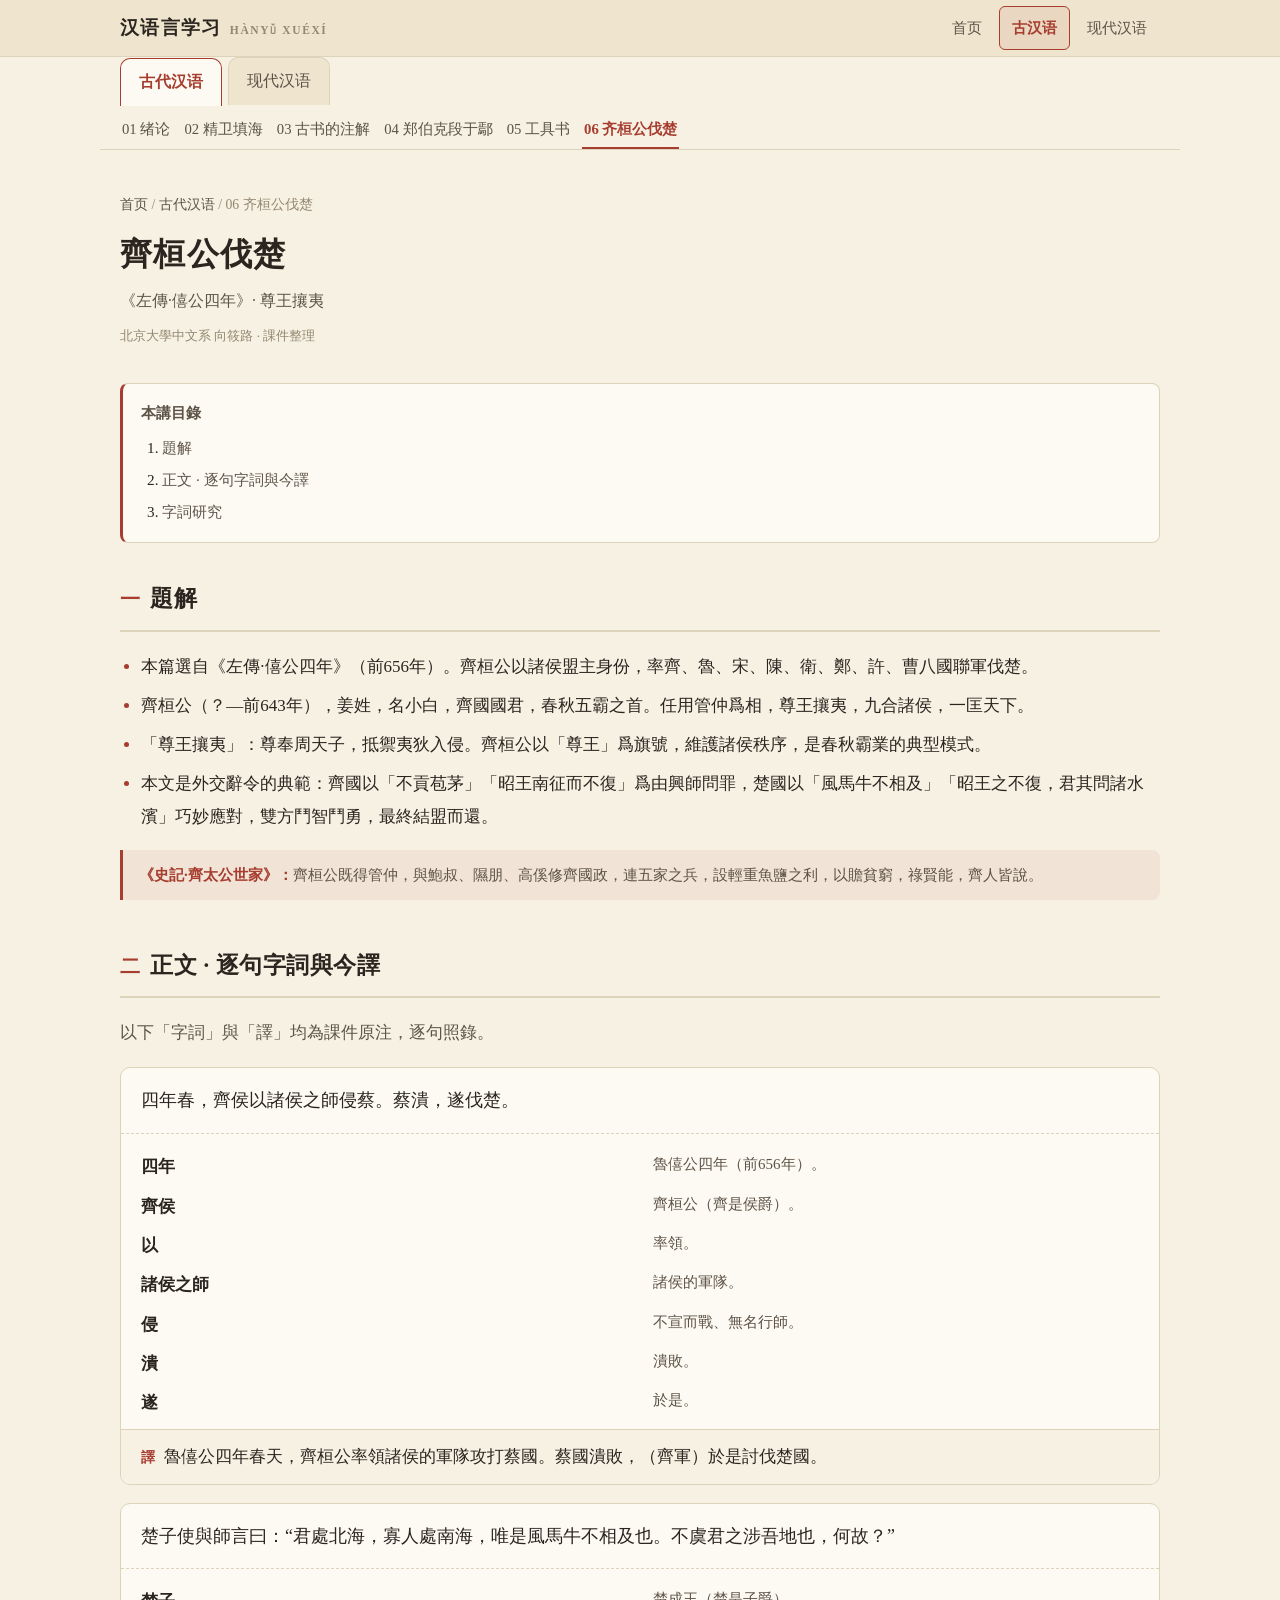
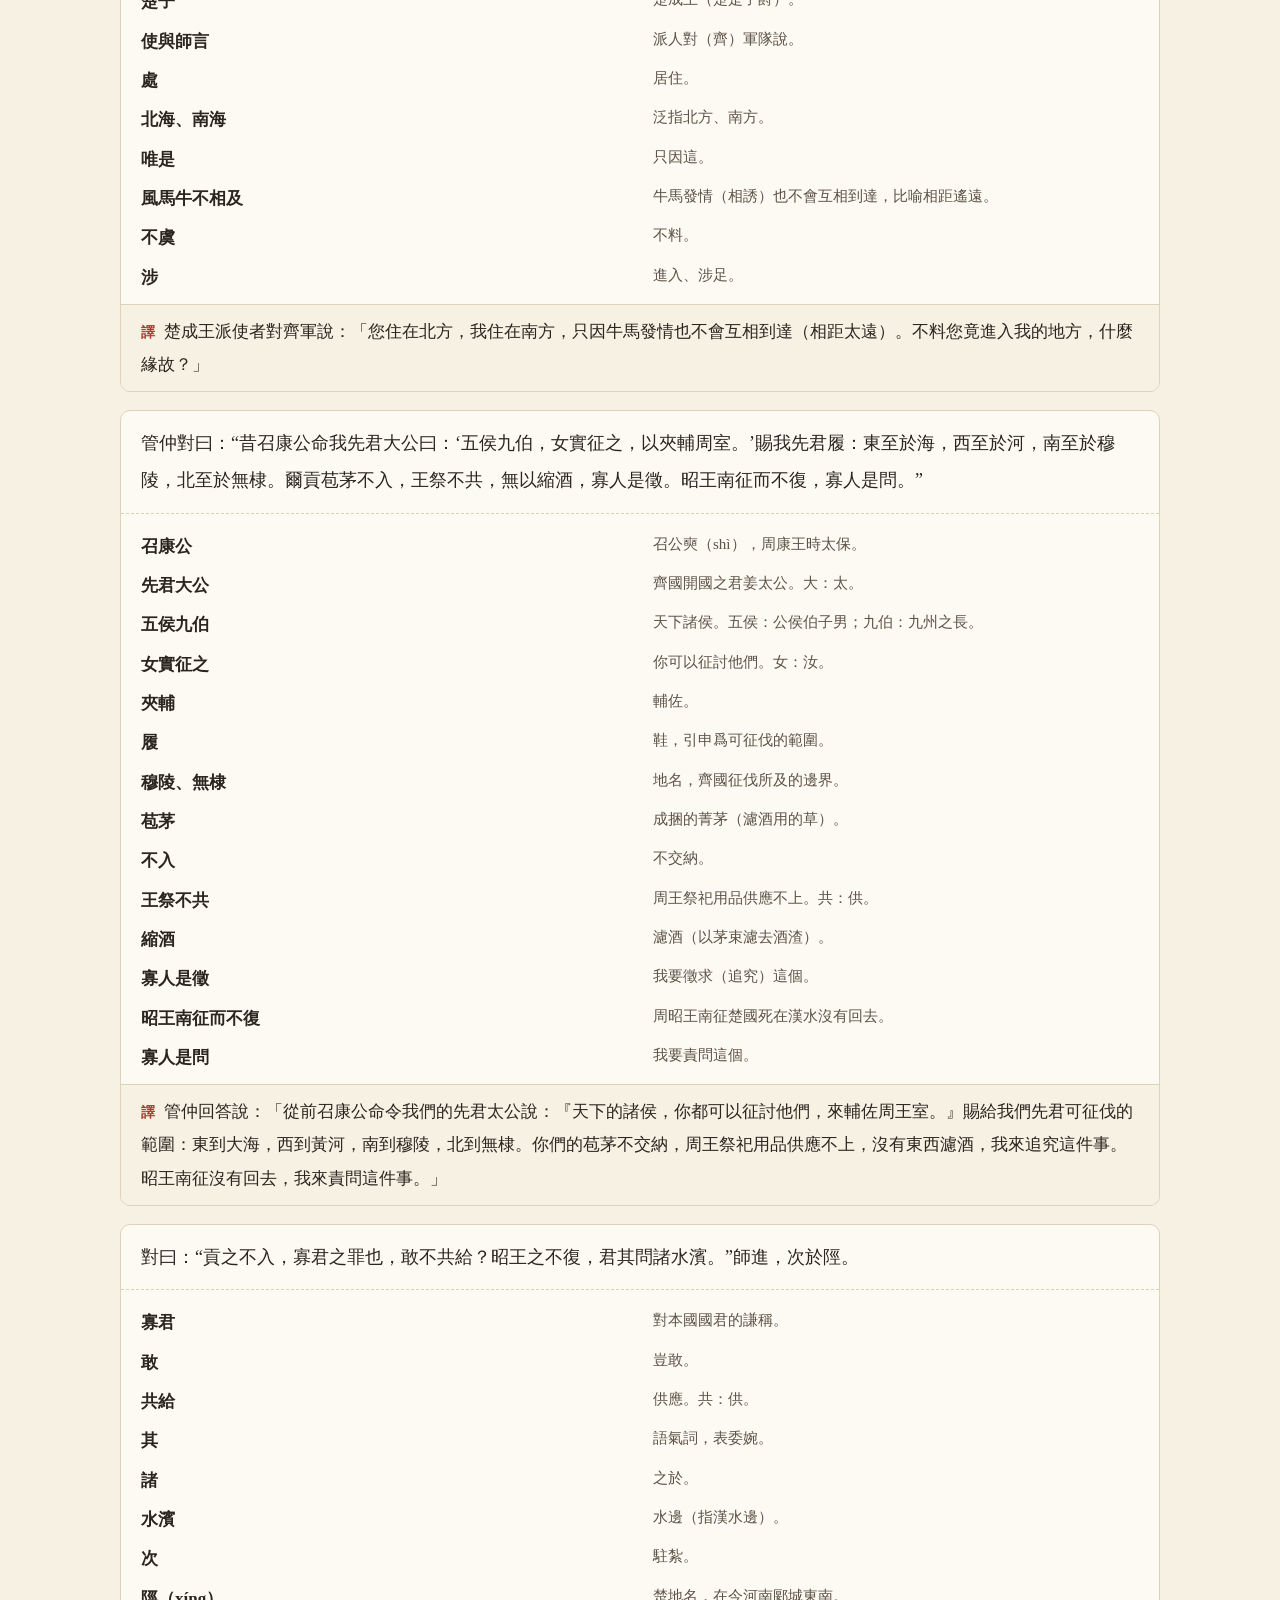
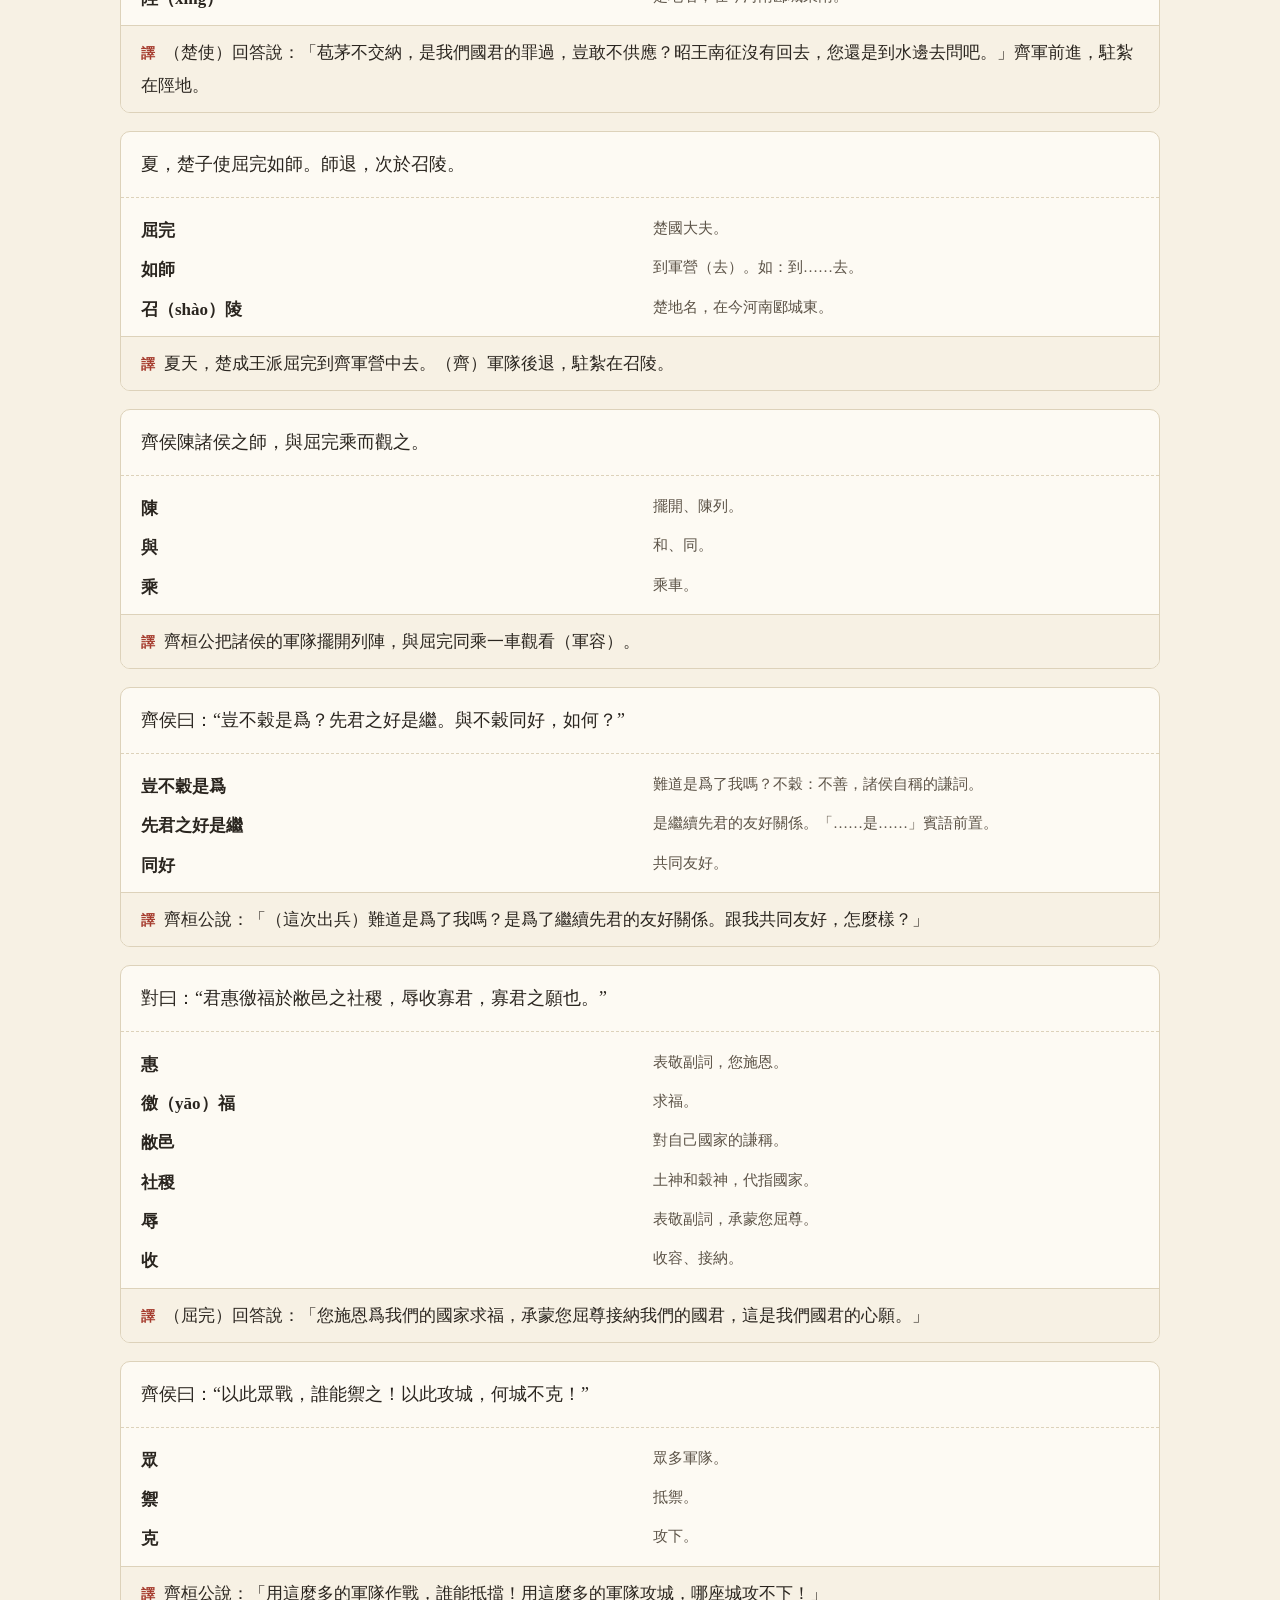
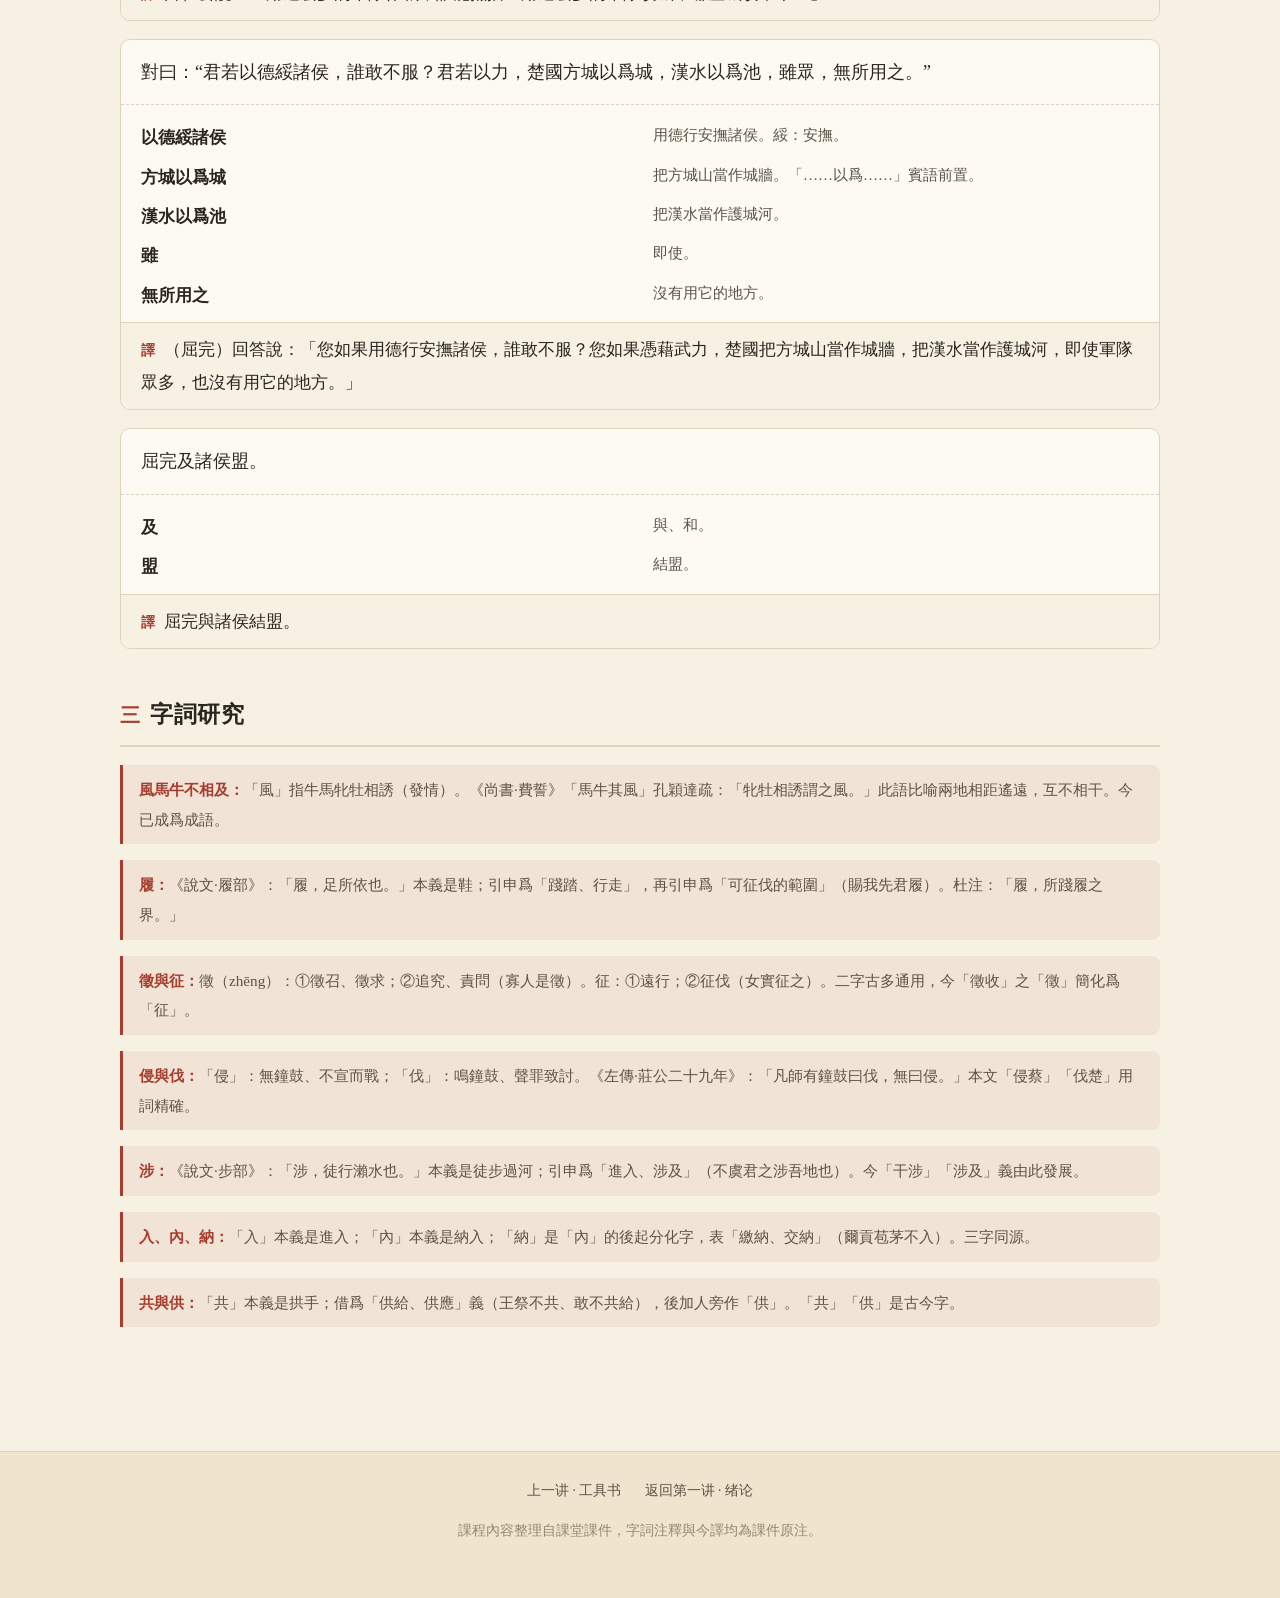
<file: gudai/06-齐桓公伐楚.html>
<!DOCTYPE html>
<html lang="zh-CN">
<head>
<meta charset="UTF-8">
<meta name="viewport" content="width=device-width, initial-scale=1">
<title>古代汉语 06 · 齐桓公伐楚 — 汉语言学习</title>
<link rel="icon" href="data:image/svg+xml,%3Csvg xmlns='http://www.w3.org/2000/svg' viewBox='0 0 64 64'%3E%3Crect width='64' height='64' rx='12' fill='%23f7f1e4'/%3E%3Ctext x='32' y='44' font-size='34' text-anchor='middle' fill='%23a63d2f' font-family='serif'%3E汉%3C/text%3E%3C/svg%3E">
<link rel="stylesheet" href="../assets/style.css">
</head>
<body class="m-gudai">

<header class="masthead">
  <div class="masthead-inner">
    <a class="brand" href="../index.html">
      <span class="brand-cn">汉语言学习</span>
      <span class="brand-en">HÀNYǓ XUÉXÍ</span>
    </a>
    <nav>
      <a href="../index.html">首页</a>
      <a href="01-绪论.html" class="on">古汉语</a>
      <a href="../xiandai/01-现代汉语绪论.html">现代汉语</a>
    </nav>
  </div>
</header>

<div class="module-switch" style="max-width:1080px;margin:0 auto;padding:0 20px">
  <a href="01-绪论.html" class="on">古代汉语</a>
  <a href="../xiandai/01-现代汉语绪论.html">现代汉语</a>
</div>

<nav class="lesson-nav">
  <a href="01-绪论.html">01 绪论</a>
  <a href="02-精卫填海.html">02 精卫填海</a>
  <a href="03-古书的注解.html">03 古书的注解</a>
  <a href="04-郑伯克段于鄢.html">04 郑伯克段于鄢</a>
  <a href="05-古汉语常用工具书.html">05 工具书</a>
  <a href="06-齐桓公伐楚.html" class="on">06 齐桓公伐楚</a>
</nav>

<main>
  <div class="page-head">
    <p class="crumb"><a href="../index.html">首页</a> / <a href="01-绪论.html">古代汉语</a> / 06 齐桓公伐楚</p>
    <h1>齊桓公伐楚</h1>
    <p class="subtitle">《左傳·僖公四年》· 尊王攘夷</p>
    <p class="lesson-src">北京大學中文系 向筱路 · 課件整理</p>
  </div>

  <nav class="toc">
    <b>本講目錄</b>
    <ol>
      <li><a href="#s1">題解</a></li>
      <li><a href="#s2">正文 · 逐句字詞與今譯</a></li>
      <li><a href="#s3">字詞研究</a></li>
    </ol>
  </nav>

  <section class="sec" id="s1">
    <h2><span class="no">一</span>題解</h2>
    <ul class="points">
      <li>本篇選自《左傳·僖公四年》（前656年）。齊桓公以諸侯盟主身份，率齊、魯、宋、陳、衛、鄭、許、曹八國聯軍伐楚。</li>
      <li>齊桓公（？—前643年），姜姓，名小白，齊國國君，春秋五霸之首。任用管仲爲相，尊王攘夷，九合諸侯，一匡天下。</li>
      <li>「尊王攘夷」：尊奉周天子，抵禦夷狄入侵。齊桓公以「尊王」爲旗號，維護諸侯秩序，是春秋霸業的典型模式。</li>
      <li>本文是外交辭令的典範：齊國以「不貢苞茅」「昭王南征而不復」爲由興師問罪，楚國以「風馬牛不相及」「昭王之不復，君其問諸水濱」巧妙應對，雙方鬥智鬥勇，最終結盟而還。</li>
    </ul>
    <div class="note"><b>《史記·齊太公世家》：</b>齊桓公既得管仲，與鮑叔、隰朋、高傒修齊國政，連五家之兵，設輕重魚鹽之利，以贍貧窮，祿賢能，齊人皆說。</div>
  </section>

  <section class="sec" id="s2">
    <h2><span class="no">二</span>正文 · 逐句字詞與今譯</h2>
    <p class="lead">以下「字詞」與「譯」均為課件原注，逐句照錄。</p>

    <figure class="sentence">
      <div class="wen">四年春，齊侯以諸侯之師侵蔡。蔡潰，遂伐楚。</div>
      <div class="ci">
        <dl>
          <dt>四年<dd>魯僖公四年（前656年）。
          <dt>齊侯<dd>齊桓公（齊是侯爵）。
          <dt>以<dd>率領。
          <dt>諸侯之師<dd>諸侯的軍隊。
          <dt>侵<dd>不宣而戰、無名行師。
          <dt>潰<dd>潰敗。
          <dt>遂<dd>於是。
        </dl>
      </div>
      <div class="yi"><b>譯</b>魯僖公四年春天，齊桓公率領諸侯的軍隊攻打蔡國。蔡國潰敗，（齊軍）於是討伐楚國。</div>
    </figure>

    <figure class="sentence">
      <div class="wen">楚子使與師言曰：“君處北海，寡人處南海，唯是風馬牛不相及也。不虞君之涉吾地也，何故？”</div>
      <div class="ci">
        <dl>
          <dt>楚子<dd>楚成王（楚是子爵）。
          <dt>使與師言<dd>派人對（齊）軍隊說。
          <dt>處<dd>居住。
          <dt>北海、南海<dd>泛指北方、南方。
          <dt>唯是<dd>只因這。
          <dt>風馬牛不相及<dd>牛馬發情（相誘）也不會互相到達，比喻相距遙遠。
          <dt>不虞<dd>不料。
          <dt>涉<dd>進入、涉足。
        </dl>
      </div>
      <div class="yi"><b>譯</b>楚成王派使者對齊軍說：「您住在北方，我住在南方，只因牛馬發情也不會互相到達（相距太遠）。不料您竟進入我的地方，什麼緣故？」</div>
    </figure>

    <figure class="sentence">
      <div class="wen">管仲對曰：“昔召康公命我先君大公曰：‘五侯九伯，女實征之，以夾輔周室。’賜我先君履：東至於海，西至於河，南至於穆陵，北至於無棣。爾貢苞茅不入，王祭不共，無以縮酒，寡人是徵。昭王南征而不復，寡人是問。”</div>
      <div class="ci">
        <dl>
          <dt>召康公<dd>召公奭（shì），周康王時太保。
          <dt>先君大公<dd>齊國開國之君姜太公。大：太。
          <dt>五侯九伯<dd>天下諸侯。五侯：公侯伯子男；九伯：九州之長。
          <dt>女實征之<dd>你可以征討他們。女：汝。
          <dt>夾輔<dd>輔佐。
          <dt>履<dd>鞋，引申爲可征伐的範圍。
          <dt>穆陵、無棣<dd>地名，齊國征伐所及的邊界。
          <dt>苞茅<dd>成捆的菁茅（濾酒用的草）。
          <dt>不入<dd>不交納。
          <dt>王祭不共<dd>周王祭祀用品供應不上。共：供。
          <dt>縮酒<dd>濾酒（以茅束濾去酒渣）。
          <dt>寡人是徵<dd>我要徵求（追究）這個。
          <dt>昭王南征而不復<dd>周昭王南征楚國死在漢水沒有回去。
          <dt>寡人是問<dd>我要責問這個。
        </dl>
      </div>
      <div class="yi"><b>譯</b>管仲回答說：「從前召康公命令我們的先君太公說：『天下的諸侯，你都可以征討他們，來輔佐周王室。』賜給我們先君可征伐的範圍：東到大海，西到黃河，南到穆陵，北到無棣。你們的苞茅不交納，周王祭祀用品供應不上，沒有東西濾酒，我來追究這件事。昭王南征沒有回去，我來責問這件事。」</div>
    </figure>

    <figure class="sentence">
      <div class="wen">對曰：“貢之不入，寡君之罪也，敢不共給？昭王之不復，君其問諸水濱。”師進，次於陘。</div>
      <div class="ci">
        <dl>
          <dt>寡君<dd>對本國國君的謙稱。
          <dt>敢<dd>豈敢。
          <dt>共給<dd>供應。共：供。
          <dt>其<dd>語氣詞，表委婉。
          <dt>諸<dd>之於。
          <dt>水濱<dd>水邊（指漢水邊）。
          <dt>次<dd>駐紮。
          <dt>陘（xíng）<dd>楚地名，在今河南郾城東南。
        </dl>
      </div>
      <div class="yi"><b>譯</b>（楚使）回答說：「苞茅不交納，是我們國君的罪過，豈敢不供應？昭王南征沒有回去，您還是到水邊去問吧。」齊軍前進，駐紮在陘地。</div>
    </figure>

    <figure class="sentence">
      <div class="wen">夏，楚子使屈完如師。師退，次於召陵。</div>
      <div class="ci">
        <dl>
          <dt>屈完<dd>楚國大夫。
          <dt>如師<dd>到軍營（去）。如：到……去。
          <dt>召（shào）陵<dd>楚地名，在今河南郾城東。
        </dl>
      </div>
      <div class="yi"><b>譯</b>夏天，楚成王派屈完到齊軍營中去。（齊）軍隊後退，駐紮在召陵。</div>
    </figure>

    <figure class="sentence">
      <div class="wen">齊侯陳諸侯之師，與屈完乘而觀之。</div>
      <div class="ci">
        <dl>
          <dt>陳<dd>擺開、陳列。
          <dt>與<dd>和、同。
          <dt>乘<dd>乘車。
        </dl>
      </div>
      <div class="yi"><b>譯</b>齊桓公把諸侯的軍隊擺開列陣，與屈完同乘一車觀看（軍容）。</div>
    </figure>

    <figure class="sentence">
      <div class="wen">齊侯曰：“豈不穀是爲？先君之好是繼。與不穀同好，如何？”</div>
      <div class="ci">
        <dl>
          <dt>豈不穀是爲<dd>難道是爲了我嗎？不穀：不善，諸侯自稱的謙詞。
          <dt>先君之好是繼<dd>是繼續先君的友好關係。「……是……」賓語前置。
          <dt>同好<dd>共同友好。
        </dl>
      </div>
      <div class="yi"><b>譯</b>齊桓公說：「（這次出兵）難道是爲了我嗎？是爲了繼續先君的友好關係。跟我共同友好，怎麼樣？」</div>
    </figure>

    <figure class="sentence">
      <div class="wen">對曰：“君惠徼福於敝邑之社稷，辱收寡君，寡君之願也。”</div>
      <div class="ci">
        <dl>
          <dt>惠<dd>表敬副詞，您施恩。
          <dt>徼（yāo）福<dd>求福。
          <dt>敝邑<dd>對自己國家的謙稱。
          <dt>社稷<dd>土神和穀神，代指國家。
          <dt>辱<dd>表敬副詞，承蒙您屈尊。
          <dt>收<dd>收容、接納。
        </dl>
      </div>
      <div class="yi"><b>譯</b>（屈完）回答說：「您施恩爲我們的國家求福，承蒙您屈尊接納我們的國君，這是我們國君的心願。」</div>
    </figure>

    <figure class="sentence">
      <div class="wen">齊侯曰：“以此眾戰，誰能禦之！以此攻城，何城不克！”</div>
      <div class="ci">
        <dl>
          <dt>眾<dd>眾多軍隊。
          <dt>禦<dd>抵禦。
          <dt>克<dd>攻下。
        </dl>
      </div>
      <div class="yi"><b>譯</b>齊桓公說：「用這麼多的軍隊作戰，誰能抵擋！用這麼多的軍隊攻城，哪座城攻不下！」</div>
    </figure>

    <figure class="sentence">
      <div class="wen">對曰：“君若以德綏諸侯，誰敢不服？君若以力，楚國方城以爲城，漢水以爲池，雖眾，無所用之。”</div>
      <div class="ci">
        <dl>
          <dt>以德綏諸侯<dd>用德行安撫諸侯。綏：安撫。
          <dt>方城以爲城<dd>把方城山當作城牆。「……以爲……」賓語前置。
          <dt>漢水以爲池<dd>把漢水當作護城河。
          <dt>雖<dd>即使。
          <dt>無所用之<dd>沒有用它的地方。
        </dl>
      </div>
      <div class="yi"><b>譯</b>（屈完）回答說：「您如果用德行安撫諸侯，誰敢不服？您如果憑藉武力，楚國把方城山當作城牆，把漢水當作護城河，即使軍隊眾多，也沒有用它的地方。」</div>
    </figure>

    <figure class="sentence">
      <div class="wen">屈完及諸侯盟。</div>
      <div class="ci">
        <dl>
          <dt>及<dd>與、和。
          <dt>盟<dd>結盟。
        </dl>
      </div>
      <div class="yi"><b>譯</b>屈完與諸侯結盟。</div>
    </figure>
  </section>

  <section class="sec" id="s3">
    <h2><span class="no">三</span>字詞研究</h2>

    <div class="note"><b>風馬牛不相及：</b>「風」指牛馬牝牡相誘（發情）。《尚書·費誓》「馬牛其風」孔穎達疏：「牝牡相誘謂之風。」此語比喻兩地相距遙遠，互不相干。今已成爲成語。</div>

    <div class="note"><b>履：</b>《說文·履部》：「履，足所依也。」本義是鞋；引申爲「踐踏、行走」，再引申爲「可征伐的範圍」（賜我先君履）。杜注：「履，所踐履之界。」</div>

    <div class="note"><b>徵與征：</b>徵（zhēng）：①徵召、徵求；②追究、責問（寡人是徵）。征：①遠行；②征伐（女實征之）。二字古多通用，今「徵收」之「徵」簡化爲「征」。</div>

    <div class="note"><b>侵與伐：</b>「侵」：無鐘鼓、不宣而戰；「伐」：鳴鐘鼓、聲罪致討。《左傳·莊公二十九年》：「凡師有鐘鼓曰伐，無曰侵。」本文「侵蔡」「伐楚」用詞精確。</div>

    <div class="note"><b>涉：</b>《說文·步部》：「涉，徒行瀨水也。」本義是徒步過河；引申爲「進入、涉及」（不虞君之涉吾地也）。今「干涉」「涉及」義由此發展。</div>

    <div class="note"><b>入、內、納：</b>「入」本義是進入；「內」本義是納入；「納」是「內」的後起分化字，表「繳納、交納」（爾貢苞茅不入）。三字同源。</div>

    <div class="note"><b>共與供：</b>「共」本義是拱手；借爲「供給、供應」義（王祭不共、敢不共給），後加人旁作「供」。「共」「供」是古今字。</div>
  </section>
</main>

<footer>
  <div class="footer-links">
    <a href="05-古汉语常用工具书.html">上一讲 · 工具书</a>
    <a href="01-绪论.html">返回第一讲 · 绪论</a>
  </div>
  <p>課程內容整理自課堂課件，字詞注釋與今譯均為課件原注。</p>
</footer>

</body>
</html>
</file>
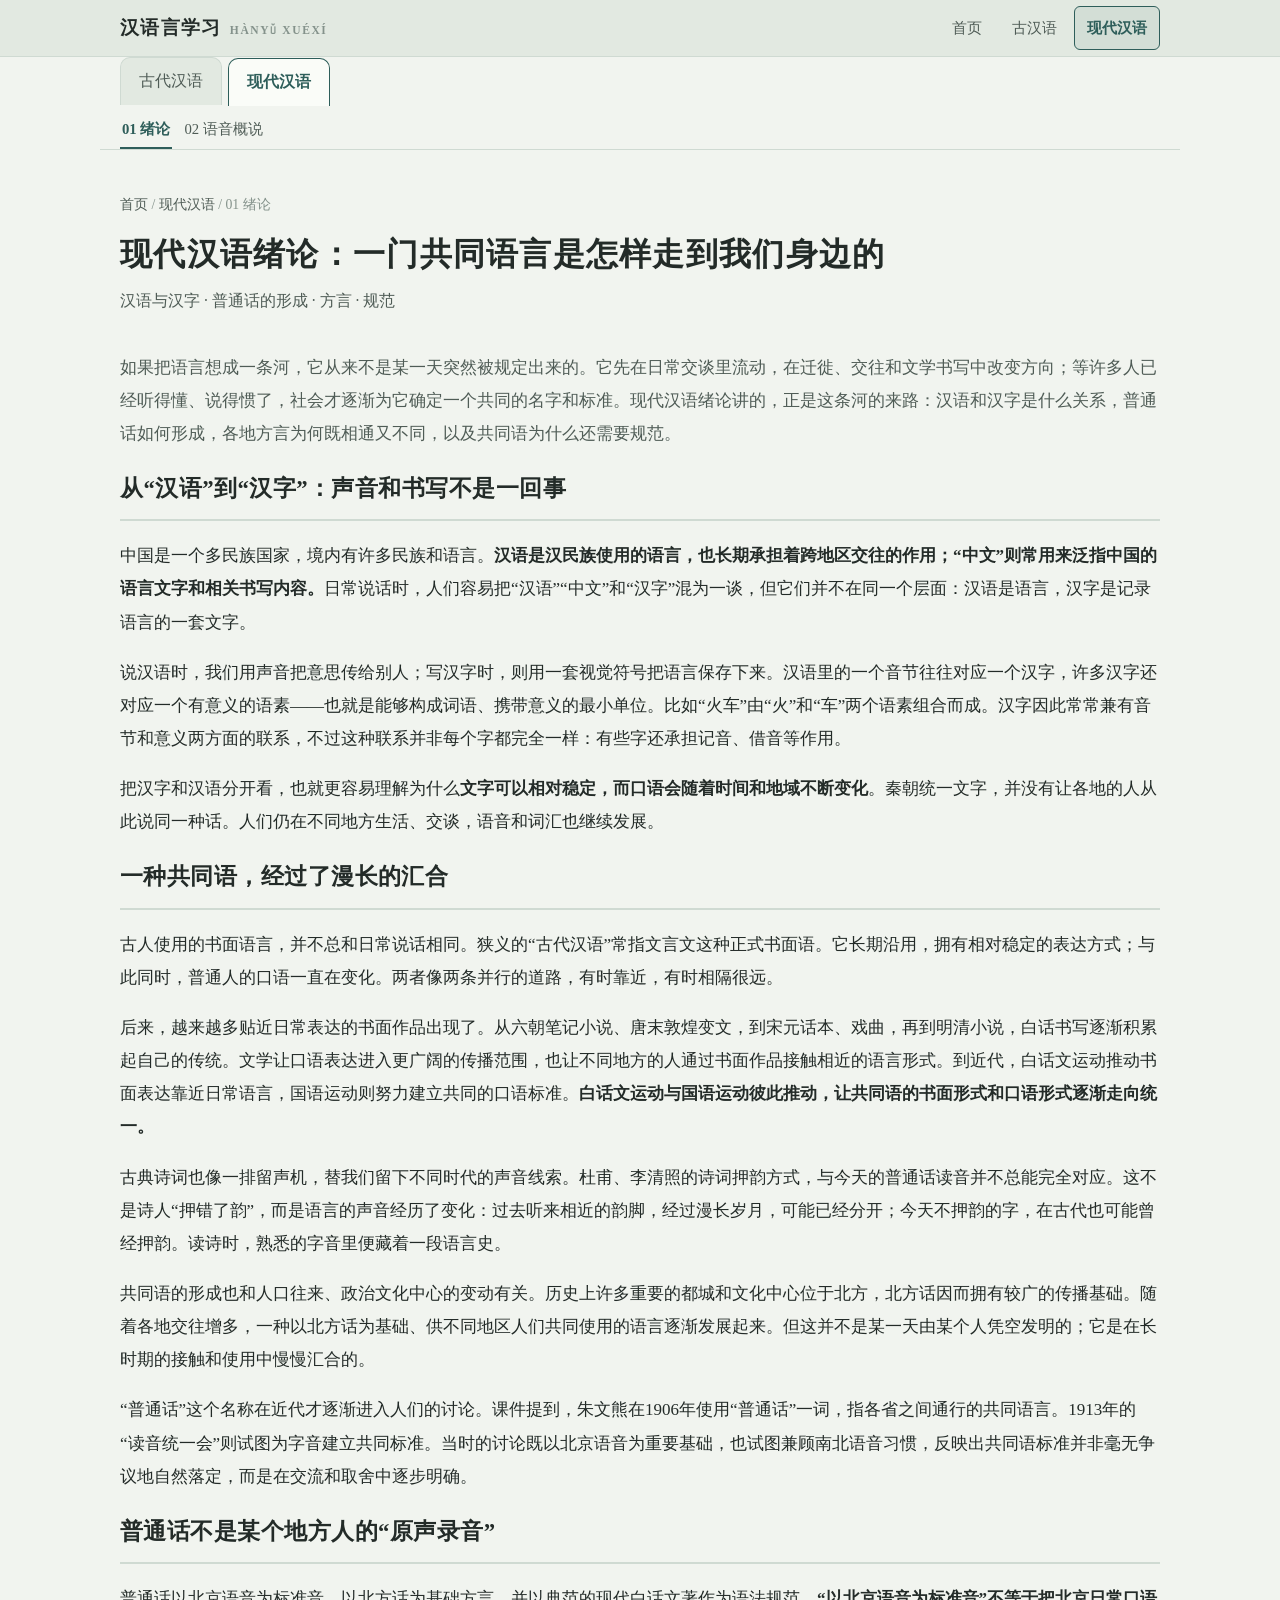
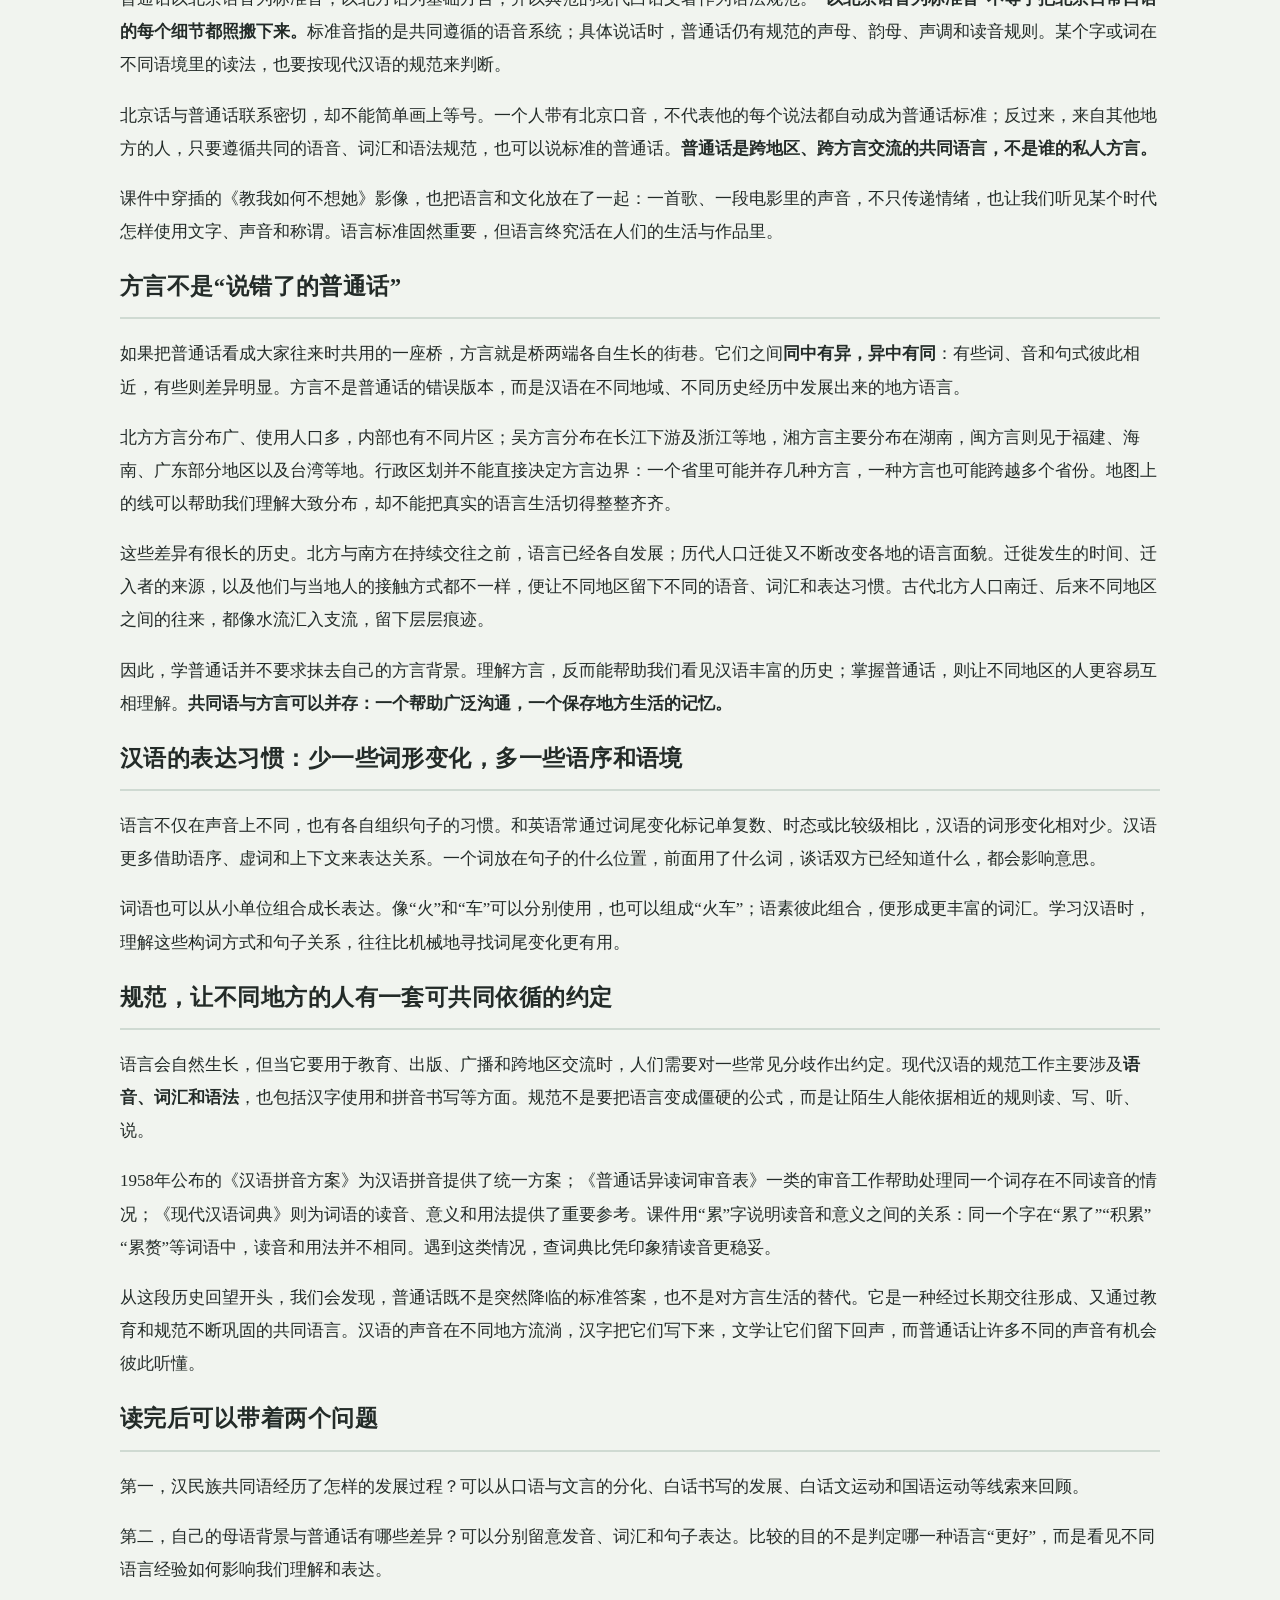
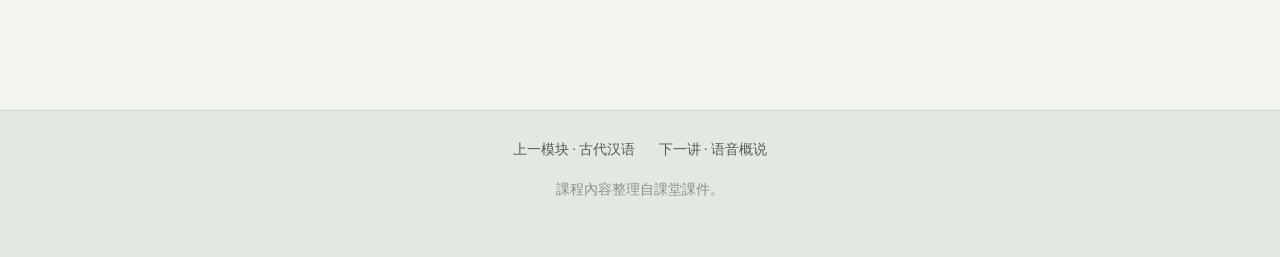
<file: xiandai/01-现代汉语绪论.html>
<!DOCTYPE html>
<html lang="zh-CN">
<head>
<meta charset="UTF-8">
<meta name="viewport" content="width=device-width, initial-scale=1">
<title>现代汉语 01 · 现代汉语绪论 — 汉语言学习</title>
<link rel="icon" href="data:image/svg+xml,%3Csvg xmlns='http://www.w3.org/2000/svg' viewBox='0 0 64 64'%3E%3Crect width='64' height='64' rx='12' fill='%23eef3f0'/%3E%3Ctext x='32' y='44' font-size='34' text-anchor='middle' fill='%232e5e5a' font-family='serif'%3E汉%3C/text%3E%3C/svg%3E">
<link rel="stylesheet" href="../assets/style.css">
</head>
<body class="m-xiandai">

<header class="masthead">
  <div class="masthead-inner">
    <a class="brand" href="../index.html">
      <span class="brand-cn">汉语言学习</span>
      <span class="brand-en">HÀNYǓ XUÉXÍ</span>
    </a>
    <nav>
      <a href="../index.html">首页</a>
      <a href="../gudai/01-绪论.html">古汉语</a>
      <a href="01-现代汉语绪论.html" class="on">现代汉语</a>
    </nav>
  </div>
</header>

<div class="module-switch" style="max-width:1080px;margin:0 auto;padding:0 20px">
  <a href="../gudai/01-绪论.html">古代汉语</a>
  <a href="01-现代汉语绪论.html" class="on">现代汉语</a>
</div>

<nav class="lesson-nav">
  <a href="01-现代汉语绪论.html" class="on">01 绪论</a>
  <a href="02-语音概说.html">02 语音概说</a>
</nav>

<main>
  <div class="page-head">
    <p class="crumb"><a href="../index.html">首页</a> / <a href="01-现代汉语绪论.html">现代汉语</a> / 01 绪论</p>
    <h1>现代汉语绪论：一门共同语言是怎样走到我们身边的</h1>
    <p class="subtitle">汉语与汉字 · 普通话的形成 · 方言 · 规范</p>
  </div>

  <section class="sec">
    <p class="lead">如果把语言想成一条河，它从来不是某一天突然被规定出来的。它先在日常交谈里流动，在迁徙、交往和文学书写中改变方向；等许多人已经听得懂、说得惯了，社会才逐渐为它确定一个共同的名字和标准。现代汉语绪论讲的，正是这条河的来路：汉语和汉字是什么关系，普通话如何形成，各地方言为何既相通又不同，以及共同语为什么还需要规范。</p>

    <h2>从“汉语”到“汉字”：声音和书写不是一回事</h2>
    <p>中国是一个多民族国家，境内有许多民族和语言。<b>汉语是汉民族使用的语言，也长期承担着跨地区交往的作用；“中文”则常用来泛指中国的语言文字和相关书写内容。</b>日常说话时，人们容易把“汉语”“中文”和“汉字”混为一谈，但它们并不在同一个层面：汉语是语言，汉字是记录语言的一套文字。</p>
    <p>说汉语时，我们用声音把意思传给别人；写汉字时，则用一套视觉符号把语言保存下来。汉语里的一个音节往往对应一个汉字，许多汉字还对应一个有意义的语素——也就是能够构成词语、携带意义的最小单位。比如“火车”由“火”和“车”两个语素组合而成。汉字因此常常兼有音节和意义两方面的联系，不过这种联系并非每个字都完全一样：有些字还承担记音、借音等作用。</p>
    <p>把汉字和汉语分开看，也就更容易理解为什么<b>文字可以相对稳定，而口语会随着时间和地域不断变化</b>。秦朝统一文字，并没有让各地的人从此说同一种话。人们仍在不同地方生活、交谈，语音和词汇也继续发展。</p>

    <h2>一种共同语，经过了漫长的汇合</h2>
    <p>古人使用的书面语言，并不总和日常说话相同。狭义的“古代汉语”常指文言文这种正式书面语。它长期沿用，拥有相对稳定的表达方式；与此同时，普通人的口语一直在变化。两者像两条并行的道路，有时靠近，有时相隔很远。</p>
    <p>后来，越来越多贴近日常表达的书面作品出现了。从六朝笔记小说、唐末敦煌变文，到宋元话本、戏曲，再到明清小说，白话书写逐渐积累起自己的传统。文学让口语表达进入更广阔的传播范围，也让不同地方的人通过书面作品接触相近的语言形式。到近代，白话文运动推动书面表达靠近日常语言，国语运动则努力建立共同的口语标准。<b>白话文运动与国语运动彼此推动，让共同语的书面形式和口语形式逐渐走向统一。</b></p>
    <p>古典诗词也像一排留声机，替我们留下不同时代的声音线索。杜甫、李清照的诗词押韵方式，与今天的普通话读音并不总能完全对应。这不是诗人“押错了韵”，而是语言的声音经历了变化：过去听来相近的韵脚，经过漫长岁月，可能已经分开；今天不押韵的字，在古代也可能曾经押韵。读诗时，熟悉的字音里便藏着一段语言史。</p>
    <p>共同语的形成也和人口往来、政治文化中心的变动有关。历史上许多重要的都城和文化中心位于北方，北方话因而拥有较广的传播基础。随着各地交往增多，一种以北方话为基础、供不同地区人们共同使用的语言逐渐发展起来。但这并不是某一天由某个人凭空发明的；它是在长时期的接触和使用中慢慢汇合的。</p>
    <p>“普通话”这个名称在近代才逐渐进入人们的讨论。课件提到，朱文熊在1906年使用“普通话”一词，指各省之间通行的共同语言。1913年的“读音统一会”则试图为字音建立共同标准。当时的讨论既以北京语音为重要基础，也试图兼顾南北语音习惯，反映出共同语标准并非毫无争议地自然落定，而是在交流和取舍中逐步明确。</p>

    <h2>普通话不是某个地方人的“原声录音”</h2>
    <p>普通话以北京语音为标准音，以北方话为基础方言，并以典范的现代白话文著作为语法规范。<b>“以北京语音为标准音”不等于把北京日常口语的每个细节都照搬下来。</b>标准音指的是共同遵循的语音系统；具体说话时，普通话仍有规范的声母、韵母、声调和读音规则。某个字或词在不同语境里的读法，也要按现代汉语的规范来判断。</p>
    <p>北京话与普通话联系密切，却不能简单画上等号。一个人带有北京口音，不代表他的每个说法都自动成为普通话标准；反过来，来自其他地方的人，只要遵循共同的语音、词汇和语法规范，也可以说标准的普通话。<b>普通话是跨地区、跨方言交流的共同语言，不是谁的私人方言。</b></p>
    <p>课件中穿插的《教我如何不想她》影像，也把语言和文化放在了一起：一首歌、一段电影里的声音，不只传递情绪，也让我们听见某个时代怎样使用文字、声音和称谓。语言标准固然重要，但语言终究活在人们的生活与作品里。</p>

    <h2>方言不是“说错了的普通话”</h2>
    <p>如果把普通话看成大家往来时共用的一座桥，方言就是桥两端各自生长的街巷。它们之间<b>同中有异，异中有同</b>：有些词、音和句式彼此相近，有些则差异明显。方言不是普通话的错误版本，而是汉语在不同地域、不同历史经历中发展出来的地方语言。</p>
    <p>北方方言分布广、使用人口多，内部也有不同片区；吴方言分布在长江下游及浙江等地，湘方言主要分布在湖南，闽方言则见于福建、海南、广东部分地区以及台湾等地。行政区划并不能直接决定方言边界：一个省里可能并存几种方言，一种方言也可能跨越多个省份。地图上的线可以帮助我们理解大致分布，却不能把真实的语言生活切得整整齐齐。</p>
    <p>这些差异有很长的历史。北方与南方在持续交往之前，语言已经各自发展；历代人口迁徙又不断改变各地的语言面貌。迁徙发生的时间、迁入者的来源，以及他们与当地人的接触方式都不一样，便让不同地区留下不同的语音、词汇和表达习惯。古代北方人口南迁、后来不同地区之间的往来，都像水流汇入支流，留下层层痕迹。</p>
    <p>因此，学普通话并不要求抹去自己的方言背景。理解方言，反而能帮助我们看见汉语丰富的历史；掌握普通话，则让不同地区的人更容易互相理解。<b>共同语与方言可以并存：一个帮助广泛沟通，一个保存地方生活的记忆。</b></p>

    <h2>汉语的表达习惯：少一些词形变化，多一些语序和语境</h2>
    <p>语言不仅在声音上不同，也有各自组织句子的习惯。和英语常通过词尾变化标记单复数、时态或比较级相比，汉语的词形变化相对少。汉语更多借助语序、虚词和上下文来表达关系。一个词放在句子的什么位置，前面用了什么词，谈话双方已经知道什么，都会影响意思。</p>
    <p>词语也可以从小单位组合成长表达。像“火”和“车”可以分别使用，也可以组成“火车”；语素彼此组合，便形成更丰富的词汇。学习汉语时，理解这些构词方式和句子关系，往往比机械地寻找词尾变化更有用。</p>

    <h2>规范，让不同地方的人有一套可共同依循的约定</h2>
    <p>语言会自然生长，但当它要用于教育、出版、广播和跨地区交流时，人们需要对一些常见分歧作出约定。现代汉语的规范工作主要涉及<b>语音、词汇和语法</b>，也包括汉字使用和拼音书写等方面。规范不是要把语言变成僵硬的公式，而是让陌生人能依据相近的规则读、写、听、说。</p>
    <p>1958年公布的《汉语拼音方案》为汉语拼音提供了统一方案；《普通话异读词审音表》一类的审音工作帮助处理同一个词存在不同读音的情况；《现代汉语词典》则为词语的读音、意义和用法提供了重要参考。课件用“累”字说明读音和意义之间的关系：同一个字在“累了”“积累”“累赘”等词语中，读音和用法并不相同。遇到这类情况，查词典比凭印象猜读音更稳妥。</p>
    <p>从这段历史回望开头，我们会发现，普通话既不是突然降临的标准答案，也不是对方言生活的替代。它是一种经过长期交往形成、又通过教育和规范不断巩固的共同语言。汉语的声音在不同地方流淌，汉字把它们写下来，文学让它们留下回声，而普通话让许多不同的声音有机会彼此听懂。</p>

    <h2>读完后可以带着两个问题</h2>
    <p>第一，汉民族共同语经历了怎样的发展过程？可以从口语与文言的分化、白话书写的发展、白话文运动和国语运动等线索来回顾。</p>
    <p>第二，自己的母语背景与普通话有哪些差异？可以分别留意发音、词汇和句子表达。比较的目的不是判定哪一种语言“更好”，而是看见不同语言经验如何影响我们理解和表达。</p>
  </section>
</main>

<footer>
  <div class="footer-links">
    <a href="../gudai/06-齐桓公伐楚.html">上一模块 · 古代汉语</a>
    <a href="02-语音概说.html">下一讲 · 语音概说</a>
  </div>
  <p>課程內容整理自課堂課件。</p>
</footer>

</body>
</html>
</file>
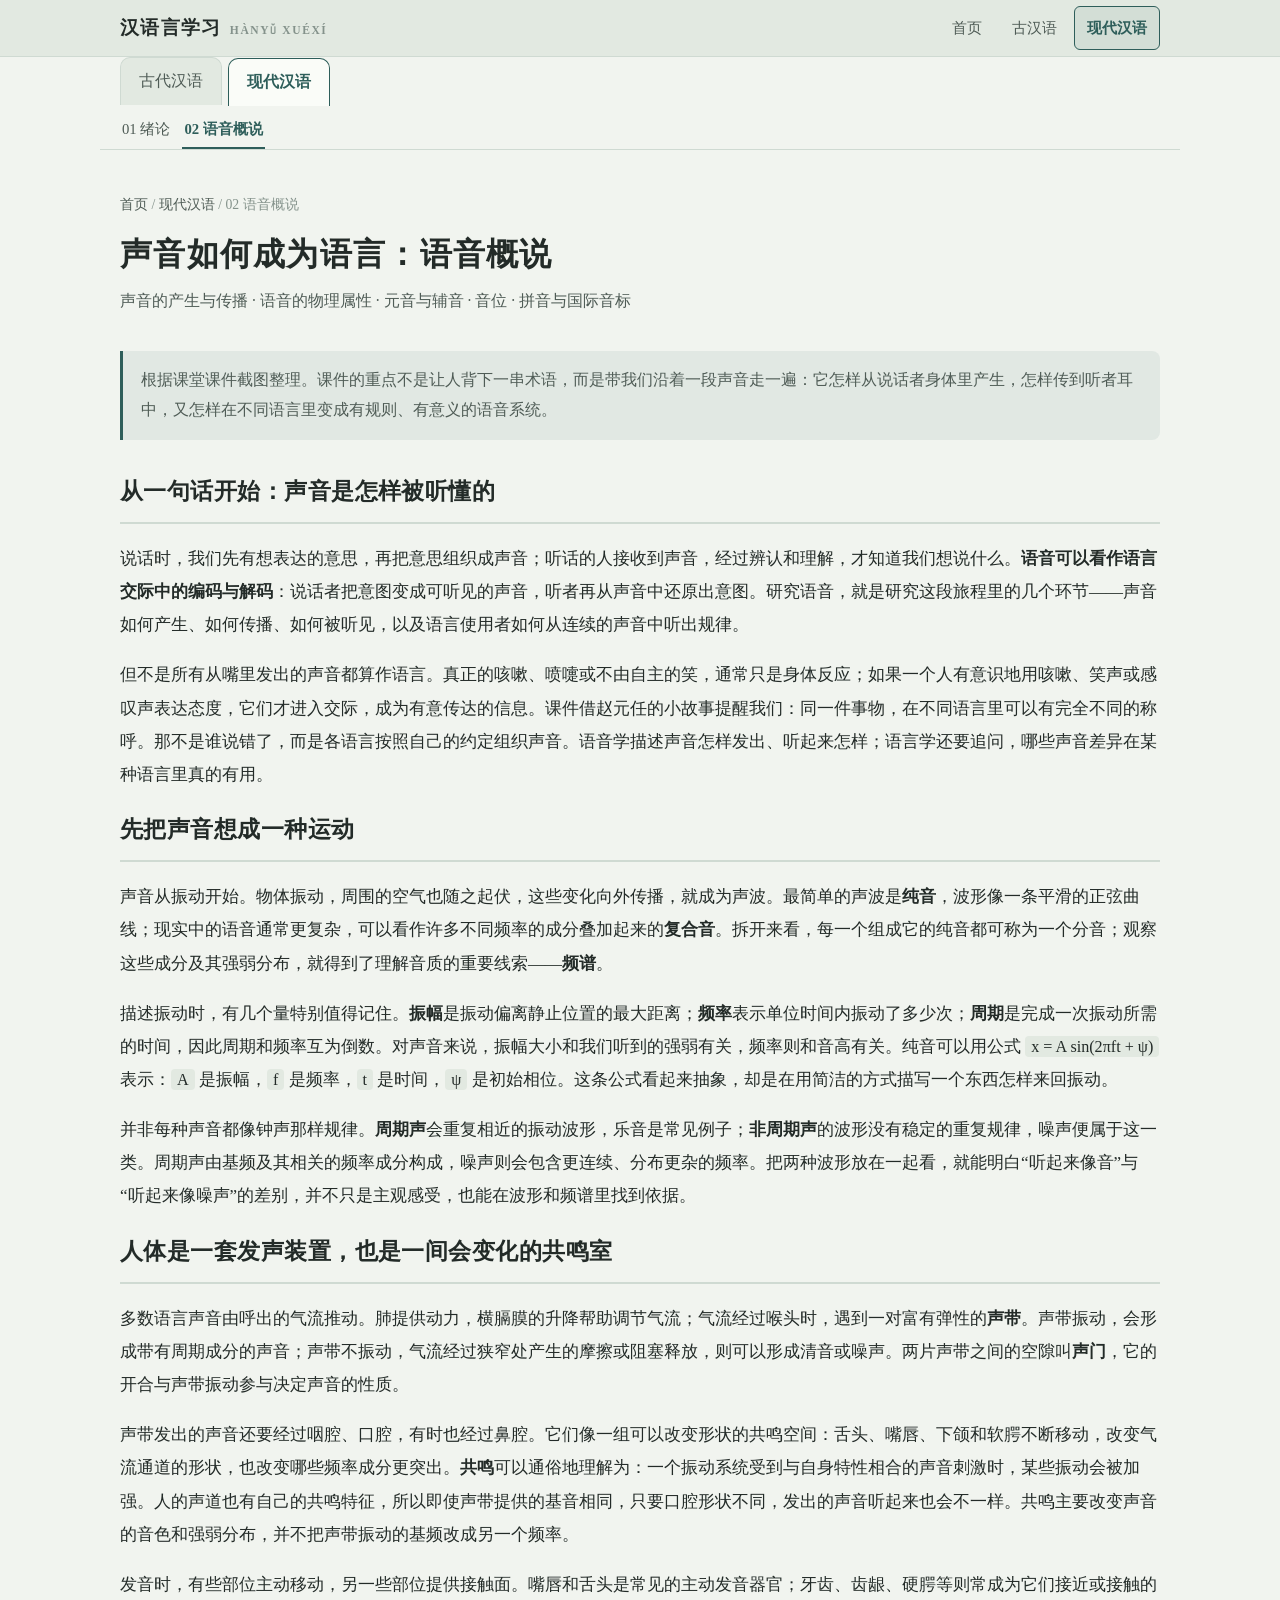
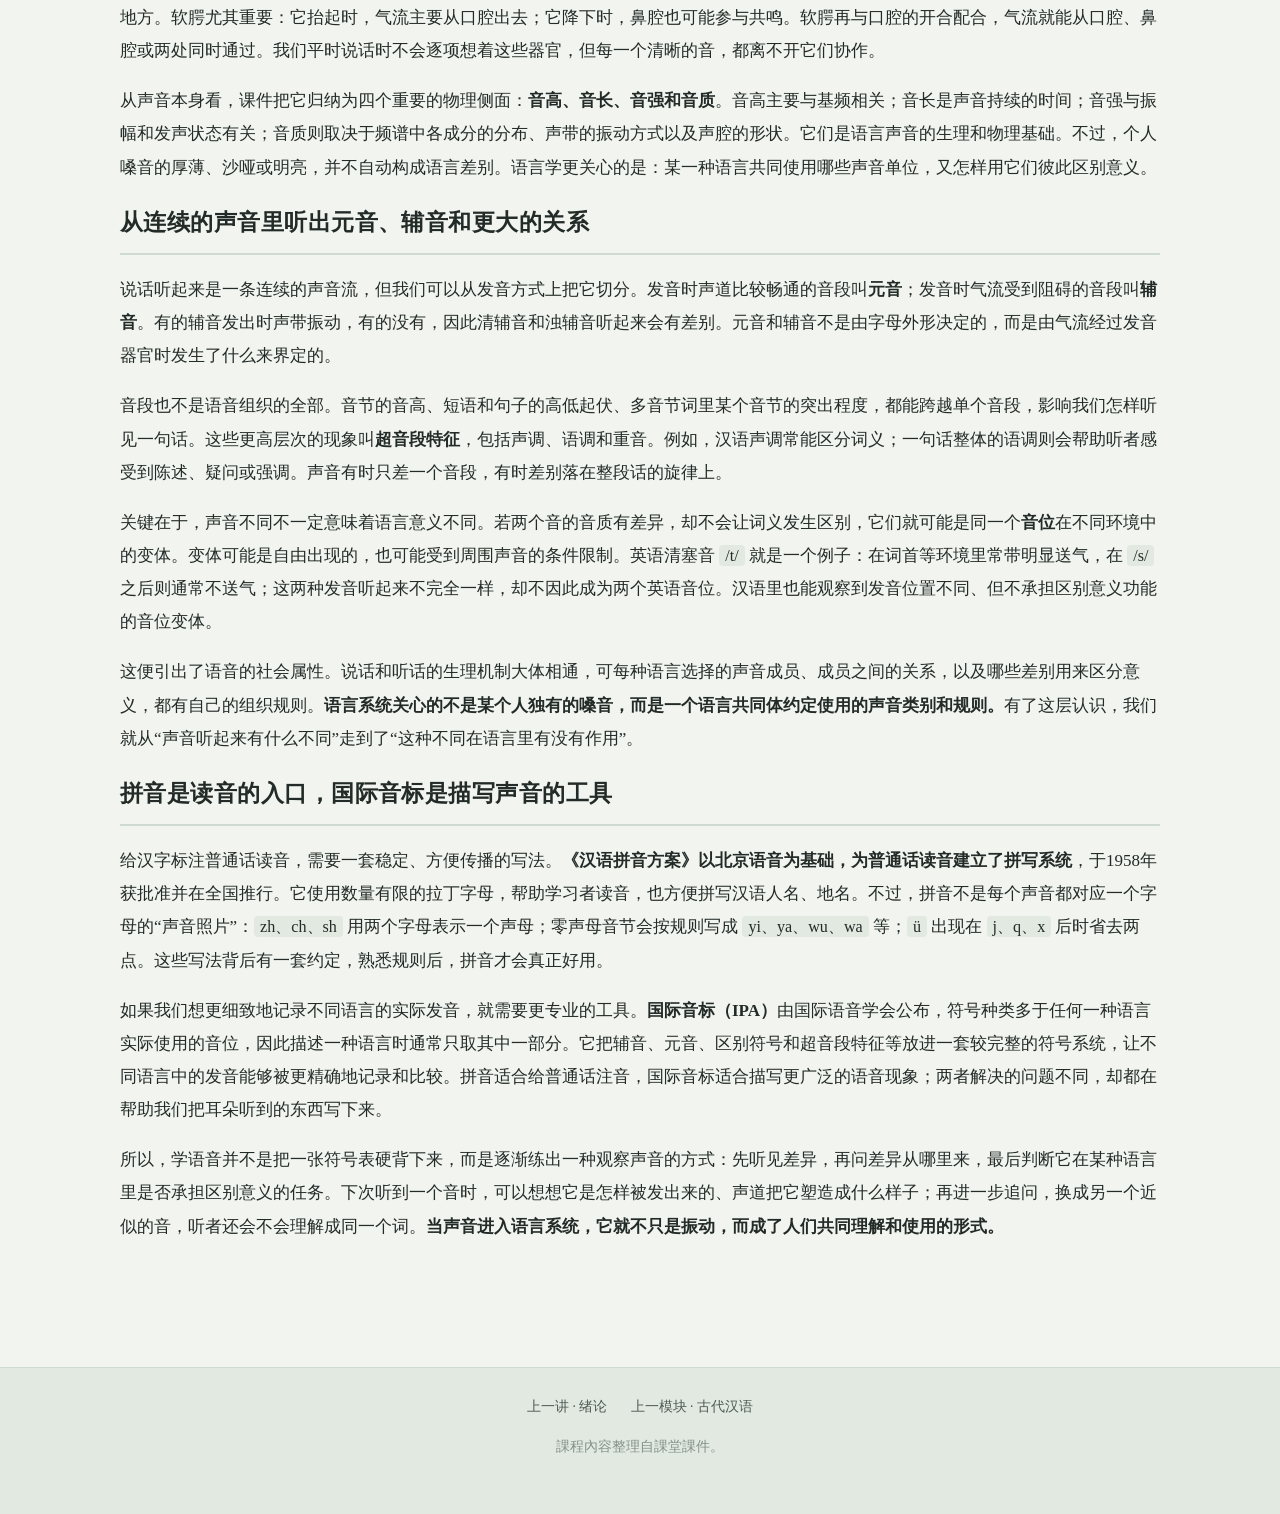
<file: xiandai/02-语音概说.html>
<!DOCTYPE html>
<html lang="zh-CN">
<head>
<meta charset="UTF-8">
<meta name="viewport" content="width=device-width, initial-scale=1">
<title>现代汉语 02 · 声音如何成为语言：语音概说 — 汉语言学习</title>
<link rel="icon" href="data:image/svg+xml,%3Csvg xmlns='http://www.w3.org/2000/svg' viewBox='0 0 64 64'%3E%3Crect width='64' height='64' rx='12' fill='%23eef3f0'/%3E%3Ctext x='32' y='44' font-size='34' text-anchor='middle' fill='%232e5e5a' font-family='serif'%3E汉%3C/text%3E%3C/svg%3E">
<link rel="stylesheet" href="../assets/style.css">
</head>
<body class="m-xiandai">

<header class="masthead">
  <div class="masthead-inner">
    <a class="brand" href="../index.html">
      <span class="brand-cn">汉语言学习</span>
      <span class="brand-en">HÀNYǓ XUÉXÍ</span>
    </a>
    <nav>
      <a href="../index.html">首页</a>
      <a href="../gudai/01-绪论.html">古汉语</a>
      <a href="01-现代汉语绪论.html" class="on">现代汉语</a>
    </nav>
  </div>
</header>

<div class="module-switch" style="max-width:1080px;margin:0 auto;padding:0 20px">
  <a href="../gudai/01-绪论.html">古代汉语</a>
  <a href="01-现代汉语绪论.html" class="on">现代汉语</a>
</div>

<nav class="lesson-nav">
  <a href="01-现代汉语绪论.html">01 绪论</a>
  <a href="02-语音概说.html" class="on">02 语音概说</a>
</nav>

<main>
  <div class="page-head">
    <p class="crumb"><a href="../index.html">首页</a> / <a href="01-现代汉语绪论.html">现代汉语</a> / 02 语音概说</p>
    <h1>声音如何成为语言：语音概说</h1>
    <p class="subtitle">声音的产生与传播 · 语音的物理属性 · 元音与辅音 · 音位 · 拼音与国际音标</p>
  </div>

  <blockquote class="lecture-quote">根据课堂课件截图整理。课件的重点不是让人背下一串术语，而是带我们沿着一段声音走一遍：它怎样从说话者身体里产生，怎样传到听者耳中，又怎样在不同语言里变成有规则、有意义的语音系统。</blockquote>

  <section class="sec">
    <h2>从一句话开始：声音是怎样被听懂的</h2>
    <p>说话时，我们先有想表达的意思，再把意思组织成声音；听话的人接收到声音，经过辨认和理解，才知道我们想说什么。<b>语音可以看作语言交际中的编码与解码</b>：说话者把意图变成可听见的声音，听者再从声音中还原出意图。研究语音，就是研究这段旅程里的几个环节——声音如何产生、如何传播、如何被听见，以及语言使用者如何从连续的声音中听出规律。</p>
    <p>但不是所有从嘴里发出的声音都算作语言。真正的咳嗽、喷嚏或不由自主的笑，通常只是身体反应；如果一个人有意识地用咳嗽、笑声或感叹声表达态度，它们才进入交际，成为有意传达的信息。课件借赵元任的小故事提醒我们：同一件事物，在不同语言里可以有完全不同的称呼。那不是谁说错了，而是各语言按照自己的约定组织声音。语音学描述声音怎样发出、听起来怎样；语言学还要追问，哪些声音差异在某种语言里真的有用。</p>

    <h2>先把声音想成一种运动</h2>
    <p>声音从振动开始。物体振动，周围的空气也随之起伏，这些变化向外传播，就成为声波。最简单的声波是<b>纯音</b>，波形像一条平滑的正弦曲线；现实中的语音通常更复杂，可以看作许多不同频率的成分叠加起来的<b>复合音</b>。拆开来看，每一个组成它的纯音都可称为一个分音；观察这些成分及其强弱分布，就得到了理解音质的重要线索——<b>频谱</b>。</p>
    <p>描述振动时，有几个量特别值得记住。<b>振幅</b>是振动偏离静止位置的最大距离；<b>频率</b>表示单位时间内振动了多少次；<b>周期</b>是完成一次振动所需的时间，因此周期和频率互为倒数。对声音来说，振幅大小和我们听到的强弱有关，频率则和音高有关。纯音可以用公式 <span class="formula">x = A sin(2πft + ψ)</span> 表示：<span class="formula">A</span> 是振幅，<span class="formula">f</span> 是频率，<span class="formula">t</span> 是时间，<span class="formula">ψ</span> 是初始相位。这条公式看起来抽象，却是在用简洁的方式描写一个东西怎样来回振动。</p>
    <p>并非每种声音都像钟声那样规律。<b>周期声</b>会重复相近的振动波形，乐音是常见例子；<b>非周期声</b>的波形没有稳定的重复规律，噪声便属于这一类。周期声由基频及其相关的频率成分构成，噪声则会包含更连续、分布更杂的频率。把两种波形放在一起看，就能明白“听起来像音”与“听起来像噪声”的差别，并不只是主观感受，也能在波形和频谱里找到依据。</p>

    <h2>人体是一套发声装置，也是一间会变化的共鸣室</h2>
    <p>多数语言声音由呼出的气流推动。肺提供动力，横膈膜的升降帮助调节气流；气流经过喉头时，遇到一对富有弹性的<b>声带</b>。声带振动，会形成带有周期成分的声音；声带不振动，气流经过狭窄处产生的摩擦或阻塞释放，则可以形成清音或噪声。两片声带之间的空隙叫<b>声门</b>，它的开合与声带振动参与决定声音的性质。</p>
    <p>声带发出的声音还要经过咽腔、口腔，有时也经过鼻腔。它们像一组可以改变形状的共鸣空间：舌头、嘴唇、下颌和软腭不断移动，改变气流通道的形状，也改变哪些频率成分更突出。<b>共鸣</b>可以通俗地理解为：一个振动系统受到与自身特性相合的声音刺激时，某些振动会被加强。人的声道也有自己的共鸣特征，所以即使声带提供的基音相同，只要口腔形状不同，发出的声音听起来也会不一样。共鸣主要改变声音的音色和强弱分布，并不把声带振动的基频改成另一个频率。</p>
    <p>发音时，有些部位主动移动，另一些部位提供接触面。嘴唇和舌头是常见的主动发音器官；牙齿、齿龈、硬腭等则常成为它们接近或接触的地方。软腭尤其重要：它抬起时，气流主要从口腔出去；它降下时，鼻腔也可能参与共鸣。软腭再与口腔的开合配合，气流就能从口腔、鼻腔或两处同时通过。我们平时说话时不会逐项想着这些器官，但每一个清晰的音，都离不开它们协作。</p>
    <p>从声音本身看，课件把它归纳为四个重要的物理侧面：<b>音高、音长、音强和音质</b>。音高主要与基频相关；音长是声音持续的时间；音强与振幅和发声状态有关；音质则取决于频谱中各成分的分布、声带的振动方式以及声腔的形状。它们是语言声音的生理和物理基础。不过，个人嗓音的厚薄、沙哑或明亮，并不自动构成语言差别。语言学更关心的是：某一种语言共同使用哪些声音单位，又怎样用它们彼此区别意义。</p>

    <h2>从连续的声音里听出元音、辅音和更大的关系</h2>
    <p>说话听起来是一条连续的声音流，但我们可以从发音方式上把它切分。发音时声道比较畅通的音段叫<b>元音</b>；发音时气流受到阻碍的音段叫<b>辅音</b>。有的辅音发出时声带振动，有的没有，因此清辅音和浊辅音听起来会有差别。元音和辅音不是由字母外形决定的，而是由气流经过发音器官时发生了什么来界定的。</p>
    <p>音段也不是语音组织的全部。音节的音高、短语和句子的高低起伏、多音节词里某个音节的突出程度，都能跨越单个音段，影响我们怎样听见一句话。这些更高层次的现象叫<b>超音段特征</b>，包括声调、语调和重音。例如，汉语声调常能区分词义；一句话整体的语调则会帮助听者感受到陈述、疑问或强调。声音有时只差一个音段，有时差别落在整段话的旋律上。</p>
    <p>关键在于，声音不同不一定意味着语言意义不同。若两个音的音质有差异，却不会让词义发生区别，它们就可能是同一个<b>音位</b>在不同环境中的变体。变体可能是自由出现的，也可能受到周围声音的条件限制。英语清塞音 <span class="formula">/t/</span> 就是一个例子：在词首等环境里常带明显送气，在 <span class="formula">/s/</span> 之后则通常不送气；这两种发音听起来不完全一样，却不因此成为两个英语音位。汉语里也能观察到发音位置不同、但不承担区别意义功能的音位变体。</p>
    <p>这便引出了语音的社会属性。说话和听话的生理机制大体相通，可每种语言选择的声音成员、成员之间的关系，以及哪些差别用来区分意义，都有自己的组织规则。<b>语言系统关心的不是某个人独有的嗓音，而是一个语言共同体约定使用的声音类别和规则。</b>有了这层认识，我们就从“声音听起来有什么不同”走到了“这种不同在语言里有没有作用”。</p>

    <h2>拼音是读音的入口，国际音标是描写声音的工具</h2>
    <p>给汉字标注普通话读音，需要一套稳定、方便传播的写法。<b>《汉语拼音方案》以北京语音为基础，为普通话读音建立了拼写系统</b>，于1958年获批准并在全国推行。它使用数量有限的拉丁字母，帮助学习者读音，也方便拼写汉语人名、地名。不过，拼音不是每个声音都对应一个字母的“声音照片”：<span class="formula">zh、ch、sh</span> 用两个字母表示一个声母；零声母音节会按规则写成 <span class="formula">yi、ya、wu、wa</span> 等；<span class="formula">ü</span> 出现在 <span class="formula">j、q、x</span> 后时省去两点。这些写法背后有一套约定，熟悉规则后，拼音才会真正好用。</p>
    <p>如果我们想更细致地记录不同语言的实际发音，就需要更专业的工具。<b>国际音标（IPA）</b>由国际语音学会公布，符号种类多于任何一种语言实际使用的音位，因此描述一种语言时通常只取其中一部分。它把辅音、元音、区别符号和超音段特征等放进一套较完整的符号系统，让不同语言中的发音能够被更精确地记录和比较。拼音适合给普通话注音，国际音标适合描写更广泛的语音现象；两者解决的问题不同，却都在帮助我们把耳朵听到的东西写下来。</p>
    <p>所以，学语音并不是把一张符号表硬背下来，而是逐渐练出一种观察声音的方式：先听见差异，再问差异从哪里来，最后判断它在某种语言里是否承担区别意义的任务。下次听到一个音时，可以想想它是怎样被发出来的、声道把它塑造成什么样子；再进一步追问，换成另一个近似的音，听者还会不会理解成同一个词。<b>当声音进入语言系统，它就不只是振动，而成了人们共同理解和使用的形式。</b></p>
  </section>
</main>

<footer>
  <div class="footer-links">
    <a href="01-现代汉语绪论.html">上一讲 · 绪论</a>
    <a href="../gudai/01-绪论.html">上一模块 · 古代汉语</a>
  </div>
  <p>課程內容整理自課堂課件。</p>
</footer>

</body>
</html>
</file>
<file: assets/style.css>
/* ============================================================
   汉语言学习 · 共享样式
   古汉语模块：宣纸 + 墨 + 朱砂；现代汉语模块：青黛冷调
   ============================================================ */

:root {
  /* 基础（古汉语模块默认） */
  --paper: #f7f1e4;
  --paper-deep: #efe4ce;
  --paper-card: #fdfaf3;
  --ink: #2a251f;
  --ink-soft: #5c5347;
  --ink-faint: #93876f;
  --line: #ddd2ba;
  --accent: #a63d2f;        /* 朱砂 */
  --accent-soft: #c96a54;
  --accent-bg: rgba(166, 61, 47, 0.08);
  --mark: rgba(166, 61, 47, 0.16);
  --font-serif: "Noto Serif SC", "Source Han Serif SC", "Songti SC", "STSong", "SimSun", "Times New Roman", serif;
  --font-body: "Noto Serif SC", "Source Han Serif SC", "Songti SC", "STSong", "SimSun", serif;
  --shadow: 0 1px 2px rgba(42, 37, 31, 0.06);
}

body.m-xiandai {
  --paper: #f1f4ef;
  --paper-deep: #e2e9e1;
  --paper-card: #fafcf8;
  --ink: #232b28;
  --ink-soft: #4f5c56;
  --ink-faint: #84928b;
  --line: #cfdad2;
  --accent: #2e5e5a;        /* 青黛 */
  --accent-soft: #4a7d76;
  --accent-bg: rgba(46, 94, 90, 0.08);
  --mark: rgba(46, 94, 90, 0.15);
}

* { box-sizing: border-box; }

html { scroll-behavior: smooth; }

body {
  margin: 0;
  background: var(--paper);
  color: var(--ink);
  font-family: var(--font-body);
  font-size: 17px;
  line-height: 1.95;
  -webkit-font-smoothing: antialiased;
}

/* ---------- 页头 ---------- */
.masthead {
  position: sticky;
  top: 0;
  z-index: 50;
  background: var(--paper-deep);
  border-bottom: 1px solid var(--line);
}

.masthead-inner {
  max-width: 1080px;
  margin: 0 auto;
  padding: 0 20px;
  display: flex;
  align-items: center;
  justify-content: space-between;
  min-height: 56px;
  gap: 12px;
}

.brand {
  display: flex;
  align-items: baseline;
  gap: 8px;
  color: var(--ink);
  text-decoration: none;
  font-weight: 700;
  letter-spacing: 0.08em;
}

.brand .brand-cn { font-size: 1.16rem; }
.brand .brand-en { font-size: 0.72rem; color: var(--ink-faint); letter-spacing: 0.14em; }

.masthead nav { display: flex; gap: 4px; flex-wrap: wrap; }

.masthead nav a {
  color: var(--ink-soft);
  text-decoration: none;
  padding: 6px 12px;
  border-radius: 6px;
  font-size: 0.95rem;
  border: 1px solid transparent;
}

.masthead nav a:hover { color: var(--ink); background: var(--paper-card); }

.masthead nav a.on {
  color: var(--accent);
  border-color: var(--accent);
  background: var(--accent-bg);
  font-weight: 600;
}

/* 模块切换 */
.module-switch {
  display: flex;
  gap: 6px;
  margin: 18px 0 0;
}

.module-switch a {
  display: inline-block;
  padding: 8px 18px;
  border: 1px solid var(--line);
  border-bottom: none;
  border-radius: 10px 10px 0 0;
  background: var(--paper-deep);
  color: var(--ink-soft);
  text-decoration: none;
  font-size: 0.98rem;
}

.module-switch a.on {
  background: var(--paper-card);
  color: var(--accent);
  font-weight: 700;
  border-color: var(--accent);
  position: relative;
  top: 1px;
}

/* 讲次导航 */
.lesson-nav {
  max-width: 1080px;
  margin: 0 auto;
  padding: 6px 20px 0;
  display: flex;
  flex-wrap: wrap;
  gap: 6px 10px;
  border-bottom: 1px solid var(--line);
}

.lesson-nav a {
  color: var(--ink-soft);
  text-decoration: none;
  font-size: 0.92rem;
  padding: 4px 2px;
  border-bottom: 2px solid transparent;
}

.lesson-nav a:hover { color: var(--ink); }

.lesson-nav a.on {
  color: var(--accent);
  border-bottom-color: var(--accent);
  font-weight: 600;
}

/* ---------- 主体 ---------- */
main {
  max-width: 1080px;
  margin: 0 auto;
  padding: 28px 20px 80px;
}

.page-head { margin-bottom: 34px; }

.crumb {
  font-size: 0.86rem;
  color: var(--ink-faint);
  margin-bottom: 14px;
}

.crumb a { color: var(--ink-soft); text-decoration: none; }
.crumb a:hover { color: var(--accent); }

h1 {
  font-size: 2rem;
  line-height: 1.35;
  margin: 0 0 10px;
  letter-spacing: 0.04em;
  font-weight: 700;
}

.subtitle {
  color: var(--ink-soft);
  font-size: 0.98rem;
  margin: 0 0 6px;
}

.lesson-src {
  color: var(--ink-faint);
  font-size: 0.84rem;
  margin: 0;
}

/* 文内目录 */
.toc {
  background: var(--paper-card);
  border: 1px solid var(--line);
  border-left: 3px solid var(--accent);
  border-radius: 8px;
  padding: 14px 18px;
  margin: 22px 0 34px;
  font-size: 0.95rem;
}

.toc b { display: block; margin-bottom: 6px; color: var(--ink-soft); }

.toc ol { margin: 0; padding-left: 1.4em; }
.toc li { margin: 2px 0; }
.toc a { color: var(--ink-soft); text-decoration: none; }
.toc a:hover { color: var(--accent); }

/* 章节 */
section.sec { margin: 0 0 44px; }

.sec > h2 {
  font-size: 1.42rem;
  padding-bottom: 8px;
  border-bottom: 2px solid var(--line);
  margin: 0 0 18px;
  letter-spacing: 0.02em;
}

.sec > h2 .no {
  color: var(--accent);
  font-size: 0.9em;
  margin-right: 10px;
}

.sec > h3 {
  font-size: 1.16rem;
  margin: 28px 0 10px;
  color: var(--ink);
}

.lead { color: var(--ink-soft); }
.lead strong, .sec p strong { color: var(--ink); }

/* 说明 / 概念 */
.note {
  background: var(--accent-bg);
  border-left: 3px solid var(--accent);
  border-radius: 0 8px 8px 0;
  padding: 10px 16px;
  margin: 16px 0;
  font-size: 0.95rem;
  color: var(--ink-soft);
}

.note b { color: var(--accent); }

/* 文言文段落 */
.passage {
  margin: 22px 0;
  border: 1px solid var(--line);
  border-radius: 10px;
  background: var(--paper-card);
  overflow: hidden;
}

.passage .yuanwen {
  padding: 16px 20px 14px;
  font-size: 1.12rem;
  line-height: 2.05;
}

.passage .yuanwen .src {
  display: block;
  margin-top: 10px;
  font-size: 0.86rem;
  color: var(--ink-faint);
  text-align: right;
}

.passage .zhushi {
  border-top: 1px dashed var(--line);
  padding: 12px 20px 8px;
}

.passage .zhushi > b {
  color: var(--accent);
  font-size: 0.9rem;
  letter-spacing: 0.06em;
}

.passage .zhushi dl {
  display: grid;
  grid-template-columns: repeat(2, minmax(0, 1fr));
  gap: 4px 26px;
  margin: 8px 0 4px;
}

.passage .zhushi dt {
  font-weight: 600;
  color: var(--ink);
}

.passage .zhushi dt .py {
  font-weight: 400;
  color: var(--ink-faint);
  font-size: 0.86em;
  margin-left: 3px;
}

.passage .zhushi dd {
  margin: 0 0 6px;
  color: var(--ink-soft);
  font-size: 0.94rem;
}

.passage .yiyi {
  border-top: 1px solid var(--line);
  background: var(--paper);
  padding: 12px 20px 14px;
  font-size: 1rem;
  color: var(--ink);
}

.passage .yiyi b {
  color: var(--accent);
  font-size: 0.9rem;
  letter-spacing: 0.06em;
  margin-right: 8px;
}

/* 课件自带的逐句注释（如精卫填海、郑伯克段于鄢） */
.sentence {
  margin: 18px 0;
  border: 1px solid var(--line);
  border-radius: 10px;
  background: var(--paper-card);
  overflow: hidden;
}

.sentence .wen {
  padding: 14px 20px;
  font-size: 1.12rem;
  line-height: 2.05;
}

.sentence .ci {
  border-top: 1px dashed var(--line);
  padding: 10px 20px 6px;
}

.sentence .ci dl {
  display: grid;
  grid-template-columns: repeat(2, minmax(0, 1fr));
  gap: 4px 26px;
  margin: 6px 0 2px;
}

.sentence .ci dt { font-weight: 600; }
.sentence .ci dt .py { font-weight: 400; color: var(--ink-faint); font-size: 0.86em; margin-left: 3px; }
.sentence .ci dd { margin: 0 0 6px; color: var(--ink-soft); font-size: 0.94rem; }
.sentence .ci .extra { grid-column: 1 / -1; color: var(--ink-soft); font-size: 0.94rem; margin: 2px 0 6px; }

.sentence .yi {
  border-top: 1px solid var(--line);
  background: var(--paper);
  padding: 10px 20px;
}

.sentence .yi b { color: var(--accent); margin-right: 8px; font-size: 0.9rem; letter-spacing: 0.06em; }

/* 要点列表 */
ul.points { padding-left: 1.25em; }
ul.points li { margin: 6px 0; }
ul.points li::marker { color: var(--accent); }

/* 现代汉语讲义 */
.lecture .para { margin: 1.1em 0; }
.lecture .para b { font-weight: 700; }
.lecture blockquote {
  margin: 18px 0;
  padding: 10px 18px;
  border-left: 3px solid var(--accent);
  background: var(--accent-bg);
  border-radius: 0 8px 8px 0;
  color: var(--ink-soft);
}
.lecture-quote {
  max-width: 1080px;
  margin: 0 auto 30px;
  padding: 14px 18px;
  border-left: 3px solid var(--accent);
  background: var(--accent-bg);
  border-radius: 0 8px 8px 0;
  color: var(--ink-soft);
  font-size: 0.98rem;
}
.lecture .keyline {
  background: var(--mark);
  padding: 2px 4px;
  border-radius: 4px;
  font-weight: 600;
}
.lecture code {
  font-family: "Cambria Math", "Times New Roman", serif;
  background: var(--paper-deep);
  padding: 2px 6px;
  border-radius: 4px;
}
.formula {
  font-family: "Cambria Math", "Times New Roman", "STIXGeneral", serif;
  background: var(--paper-deep);
  padding: 2px 6px;
  border-radius: 4px;
  font-size: 0.95em;
}

/* 页脚 */
footer {
  border-top: 1px solid var(--line);
  background: var(--paper-deep);
  padding: 26px 20px 40px;
  text-align: center;
  color: var(--ink-faint);
  font-size: 0.85rem;
}

footer .footer-links { margin-bottom: 8px; }
footer .footer-links a { color: var(--ink-soft); text-decoration: none; margin: 0 10px; }
footer .footer-links a:hover { color: var(--accent); }

/* ---------- 首页 ---------- */
.hero {
  max-width: 1080px;
  margin: 0 auto;
  padding: 64px 20px 40px;
  text-align: center;
}

.hero .hero-kicker {
  font-size: 0.9rem;
  letter-spacing: 0.34em;
  color: var(--ink-faint);
  margin-bottom: 18px;
}

.hero h1 {
  font-size: 2.7rem;
  margin: 0 0 16px;
  letter-spacing: 0.12em;
}

.hero .hero-sub {
  font-size: 1.06rem;
  color: var(--ink-soft);
  max-width: 620px;
  margin: 0 auto;
  line-height: 2;
}

.modules {
  max-width: 1080px;
  margin: 0 auto;
  padding: 20px 20px 70px;
  display: grid;
  grid-template-columns: repeat(2, minmax(0, 1fr));
  gap: 24px;
}

.mod-card {
  display: block;
  border: 1px solid var(--line);
  border-radius: 14px;
  background: var(--paper-card);
  padding: 30px 30px 26px;
  text-decoration: none;
  color: var(--ink);
  transition: transform 0.15s ease, box-shadow 0.15s ease;
}

.mod-card:hover { transform: translateY(-3px); box-shadow: 0 10px 24px rgba(42,37,31,0.10); }

.mod-card.gd { --accent: #a63d2f; }
.mod-card.xd { --accent: #2e5e5a; }

.mod-card .mod-name {
  font-size: 1.5rem;
  font-weight: 700;
  margin: 0 0 4px;
  letter-spacing: 0.1em;
}

.mod-card .mod-sub {
  color: var(--ink-faint);
  font-size: 0.9rem;
  letter-spacing: 0.16em;
  margin-bottom: 14px;
}

.mod-card .mod-desc {
  color: var(--ink-soft);
  font-size: 0.98rem;
  line-height: 1.95;
  margin-bottom: 16px;
}

.mod-card .mod-list { margin: 0; padding: 0; list-style: none; }

.mod-card .mod-list li {
  display: flex;
  gap: 8px;
  align-items: baseline;
  padding: 5px 0;
  border-top: 1px dashed var(--line);
  font-size: 0.95rem;
}

.mod-card .mod-list li .t {
  color: var(--accent);
  font-weight: 700;
  min-width: 2.2em;
}

.mod-card .go {
  margin-top: 18px;
  display: inline-block;
  color: var(--accent);
  font-weight: 600;
  font-size: 0.95rem;
}

/* ---------- 窄屏 ---------- */
@media (max-width: 720px) {
  body { font-size: 16px; }
  .masthead-inner { flex-wrap: wrap; padding: 8px 14px; }
  .hero { padding-top: 42px; }
  .hero h1 { font-size: 2.1rem; }
  .modules { grid-template-columns: 1fr; padding-bottom: 50px; }
  .passage .zhushi dl, .sentence .ci dl { grid-template-columns: 1fr; }
  main { padding: 20px 14px 60px; }
  .lesson-nav { padding: 6px 14px 0; }
  .passage .yuanwen, .sentence .wen { font-size: 1.06rem; }
}
</file>
